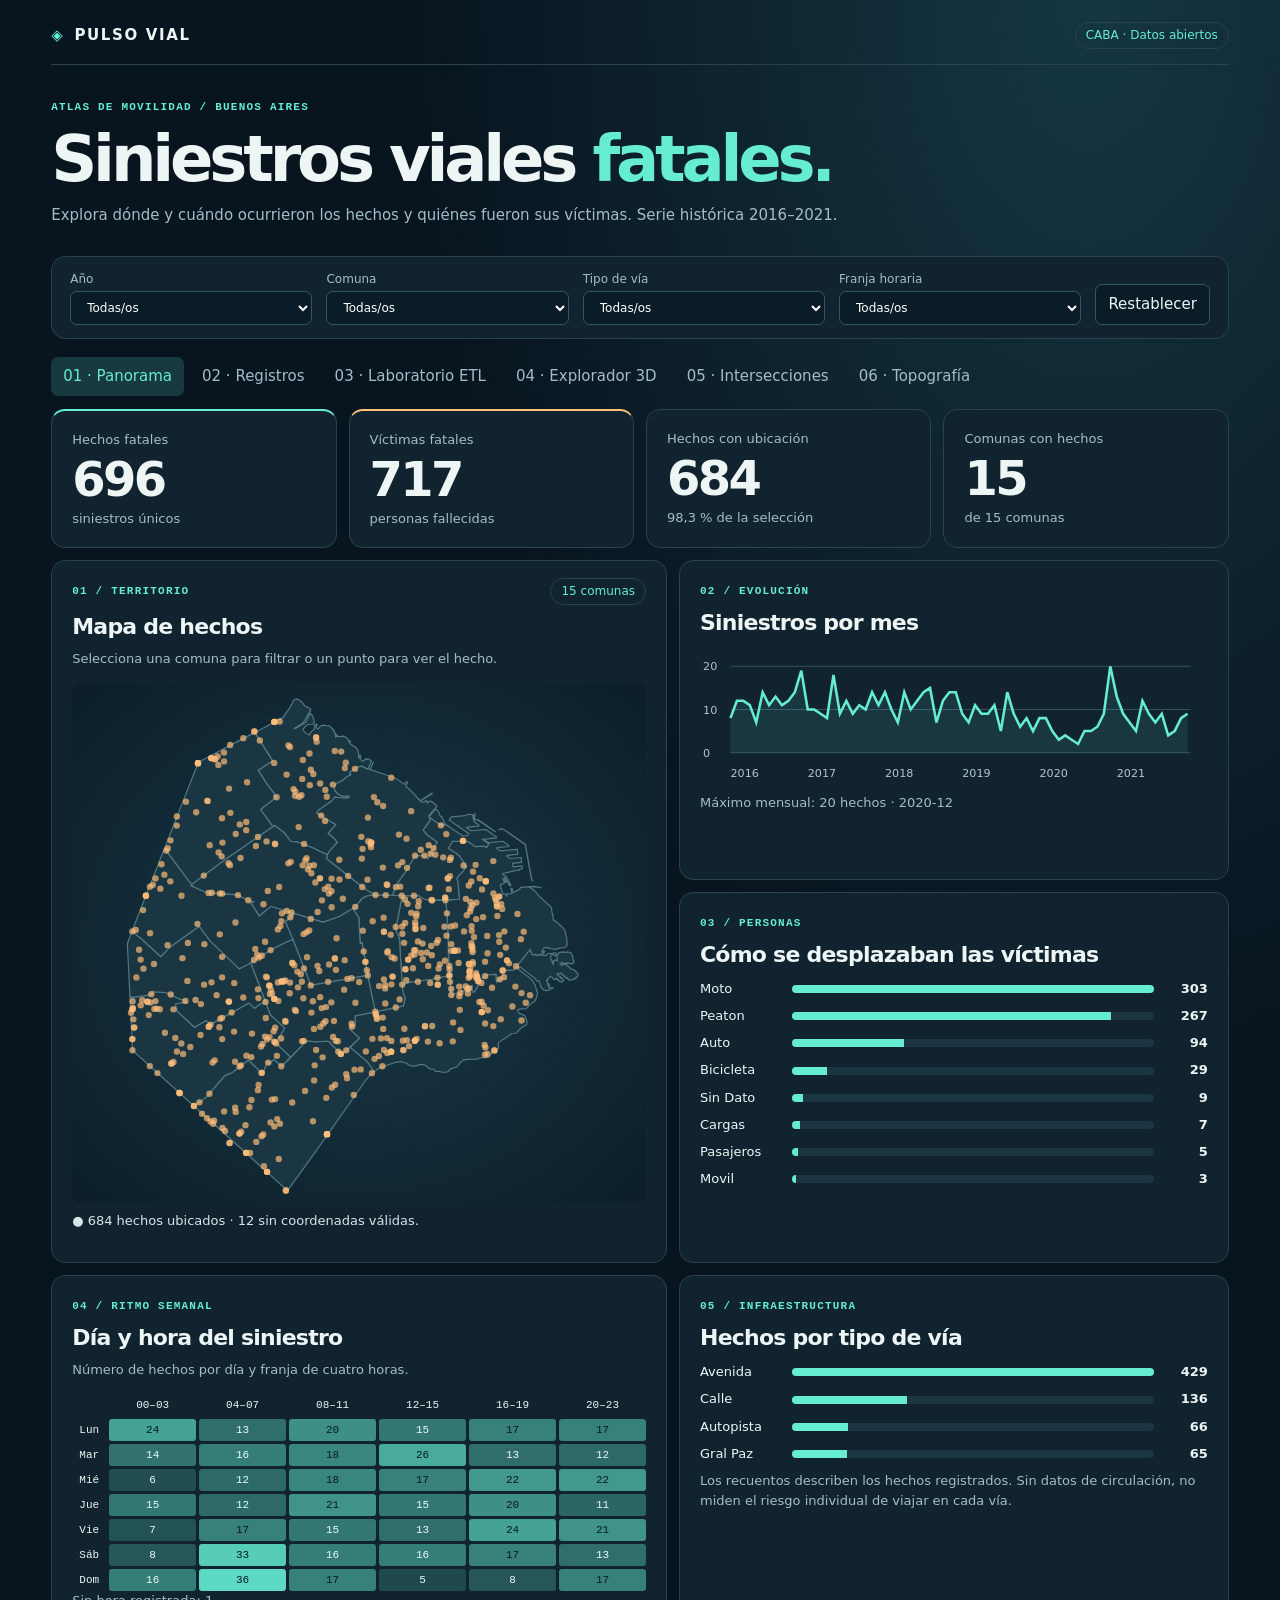
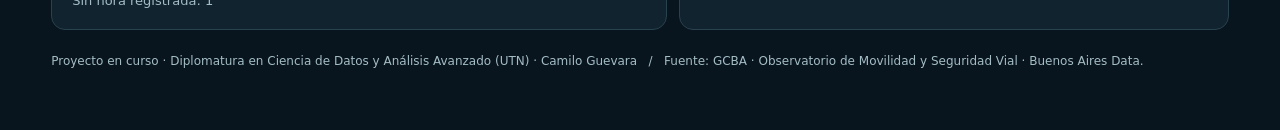
<file: pulso-vial/index.html>
<!doctype html><html lang="es"><meta charset="utf-8"><meta name="viewport" content="width=device-width,initial-scale=1"><title>Pulso Vial · Siniestros viales fatales en CABA</title><meta name="description" content="Dashboard interactivo sobre 696 siniestros viales fatales y 717 víctimas en CABA (2016–2021). Proyecto de Ciencia de Datos UTN."><link rel="canonical" href="https://camilo-guevara.github.io/pulso-vial/"><meta property="og:type" content="website"><meta property="og:locale" content="es_AR"><meta property="og:url" content="https://camilo-guevara.github.io/pulso-vial/"><meta property="og:title" content="Pulso Vial | Siniestros viales fatales en CABA"><meta property="og:description" content="Explorá dónde y cuándo ocurrieron 696 hechos fatales y sus 717 víctimas en Buenos Aires, 2016–2021. Dashboard interactivo · UTN."><meta property="og:image" content="https://camilo-guevara.github.io/pulso-vial/portada-linkedin.svg"><meta property="og:image:type" content="image/svg+xml"><meta property="og:image:width" content="1200"><meta property="og:image:height" content="630"><meta name="twitter:card" content="summary_large_image"><meta name="twitter:title" content="Pulso Vial | CABA"><meta name="twitter:image" content="https://camilo-guevara.github.io/pulso-vial/portada-linkedin.svg">
<style>
:root{color-scheme:dark;--bg:#08141e;--panel:#10232f;--mut:#a4bdc5;--line:#29424d;--mint:#65ecd3;--gold:#ffbe79}*{box-sizing:border-box}body{margin:0;background:radial-gradient(ellipse at 85% 0,#143642,transparent 44%),var(--bg);color:#edf5f5;font:15px/1.55 system-ui,sans-serif}main{max-width:1340px;margin:auto;padding:22px clamp(16px,4vw,64px) 52px}header,nav,.row{display:flex;align-items:center;justify-content:space-between;gap:14px;flex-wrap:wrap}header{padding-bottom:15px;border-bottom:1px solid var(--line)}header b{letter-spacing:.11em}header b:before{content:'◈';color:var(--mint);margin-right:10px}small,.ey{font:600 11px/1.5 ui-monospace,monospace;letter-spacing:.11em;text-transform:uppercase;color:var(--mint)}.mut,p,footer{color:var(--mut)}h1{font-size:clamp(34px,5vw,64px);letter-spacing:-.065em;line-height:1.04;margin:9px 0 12px}h2{font-size:22px;letter-spacing:-.035em;margin:5px 0}p{margin:5px 0 14px}.hero{padding:29px 0 14px}.filters,.card{background:var(--panel);border:1px solid var(--line);border-radius:14px}.filters{padding:13px 18px;display:flex;gap:14px;align-items:end;flex-wrap:wrap}label{color:var(--mut);font-size:12px;flex:1;min-width:120px}select,button,input{font:inherit;color:inherit;border:1px solid #355362;background:#0a1c28;border-radius:7px;padding:8px 12px}select{display:block;width:100%;color:#fff;margin-top:3px}button{cursor:pointer}button:hover,button:focus-visible,a:focus-visible,select:focus-visible{outline:2px solid var(--mint)}nav{justify-content:flex-start;margin:18px 0 13px;gap:6px}nav button{border:0;background:transparent;color:var(--mut)}nav .active{color:var(--mint);background:#193941}.kpis{display:grid;grid-template-columns:repeat(4,1fr);gap:12px}.card{padding:17px 20px;min-width:0}.kpis strong{font-size:clamp(30px,4vw,48px);line-height:1.15;display:block;letter-spacing:-.055em}.kpis span,.hint{font-size:13px;color:var(--mut)}.kpis .card:first-child{border-top:2px solid var(--mint)}.kpis .card:nth-child(2){border-top:2px solid var(--gold)}.grid{display:grid;grid-template-columns:1.12fr 1fr;gap:12px;margin-top:12px}.stack{display:grid;gap:12px}.map{background:radial-gradient(ellipse,#1a3947,#0b1e2a);border-radius:10px}.map svg,svg.chart{display:block;width:100%;height:auto}.area{stroke:#527783;stroke-width:1;fill:#1a3642;cursor:pointer}.area:hover{fill:#28565e}.pt{fill:var(--gold);opacity:.69;cursor:pointer}.pt:hover{r:5;opacity:1}.axis{font:11px system-ui;fill:#b1c7cc}.bar{display:grid;grid-template-columns:80px 1fr 42px;gap:12px;align-items:center;margin:7px 0;font-size:13px}.rail{background:#1c3542;border-radius:4px;overflow:hidden}.rail i{display:block;background:var(--mint);height:8px}.bar b{text-align:right}.tag{border:1px solid var(--line);border-radius:50px;padding:3px 10px;font-size:12px;color:var(--mint)}.detail{min-height:34px;color:#d5e7e9;font-size:13px;margin-top:8px}.wrap{overflow:auto}table{width:100%;border-collapse:collapse;font-size:13px}th,td{text-align:left;padding:9px 8px;border-bottom:1px solid var(--line)}th{color:var(--mut)}a{color:var(--mint)}footer{font-size:12px;margin-top:22px}.note{border-left:3px solid var(--gold);padding:6px 12px;background:#142d36}.heat{display:grid;grid-template-columns:34px repeat(6,1fr);gap:3px;align-items:center;font:11px ui-monospace,monospace}.heat span{text-align:center;padding:5px 0;border-radius:3px}.keywords{color:var(--gold)}[hidden]{display:none!important}@media(max-width:800px){.grid{grid-template-columns:1fr}.kpis{grid-template-columns:repeat(2,1fr)}.card{padding:14px}.hero{padding:18px 0 8px}}@media(max-width:460px){main{padding:12px}.filters{gap:7px;padding:10px}label{min-width:40%}nav button{padding:7px}.kpis{gap:7px}}
</style><main><header><b>PULSO VIAL</b><span class="tag">CABA · Datos abiertos</span></header><div class="hero"><small>Atlas de movilidad / Buenos Aires</small><h1>Siniestros viales <span style="color:var(--mint)">fatales.</span></h1><p>Explora dónde y cuándo ocurrieron los hechos y quiénes fueron sus víctimas. Serie histórica 2016–2021.</p></div>
<div class="filters"><label>Año<select id="year"></select></label><label>Comuna<select id="zone"></select></label><label>Tipo de vía<select id="road"></select></label><label>Franja horaria<select id="slot"></select></label><button id="reset">Restablecer</button></div>
<nav aria-label="Vistas"><button data-tab="atlas" class="active">01 · Panorama</button><button data-tab="data">02 · Registros</button><button data-tab="audit">03 · Laboratorio ETL</button><button data-tab="geo3d">04 · Explorador 3D</button><button data-tab="critical">05 · Intersecciones</button><button data-tab="topography">06 · Topografía</button></nav>
<div class="kpis" id="kpis" aria-live="polite"></div><section id="atlas"><div class="grid"><article class="card"><div class="row"><small>01 / Territorio</small><span class="tag">15 comunas</span></div><h2>Mapa de hechos</h2><p class="hint">Selecciona una comuna para filtrar o un punto para ver el hecho.</p><div class="map"><svg id="map" viewBox="0 0 480 435" aria-label="Mapa de siniestros por comuna"></svg></div><div class="detail" id="info" aria-live="polite"></div></article><div class="stack"><article class="card"><small>02 / Evolución</small><h2>Siniestros por mes</h2><svg class="chart" id="trend" viewBox="0 0 500 145"></svg><div class="hint" id="insight"></div></article><article class="card"><small>03 / Personas</small><h2>Cómo se desplazaban las víctimas</h2><div id="modes"></div></article></div></div><div class="grid"><article class="card"><small>04 / Ritmo semanal</small><h2>Día y hora del siniestro</h2><p class="hint">Número de hechos por día y franja de cuatro horas.</p><div class="heat" id="heat"></div><div class="hint" id="unknown"></div></article><article class="card"><small>05 / Infraestructura</small><h2>Hechos por tipo de vía</h2><div id="roads"></div><p class="hint">Los recuentos describen los hechos registrados. Sin datos de circulación, no miden el riesgo individual de viajar en cada vía.</p></article></div></section>
<section id="geo3d" hidden class="card"><div class="row"><div><small>Atlas interactivo / Geoespacial</small><h2>Relieve y siniestros en 3D</h2></div><span class="tag">Terreno · Puntos · Calor · Edificios · Tiempo</span></div><p class="hint">Gir&aacute;, inclin&aacute; y acerc&aacute; el mapa. Los filtros generales tambi&eacute;n se aplican aqu&iacute;. La exageraci&oacute;n vertical es una herramienta visual, no la elevaci&oacute;n real.</p><iframe id="geo3dframe" title="Explorador geoespacial interactivo de Pulso Vial" src="explorador-3d.html" loading="lazy" style="width:100%;height:760px;border:1px solid #29424d;border-radius:10px;background:#0b1e2a" referrerpolicy="strict-origin-when-cross-origin"></iframe><p class="hint">Base cartogr&aacute;fica: OpenFreeMap; relieve: teselas de elevaci&oacute;n Mapzen/AWS (Terrarium). La visualizaci&oacute;n 3D no constituye una medici&oacute;n de riesgo ni demuestra causalidad topogr&aacute;fica.</p></section><section id="data" hidden class="card"><div class="row"><h2>Explorador de hechos</h2><button id="csv">Descargar CSV filtrado ↓</button></div><p class="hint">Un registro por siniestro. Orden cronológico descendente.</p><div class="wrap"><table><thead><tr><th>ID</th><th>Fecha</th><th>Hora</th><th>Comuna</th><th>Vía</th><th>Lugar</th><th>Víctimas</th></tr></thead><tbody id="tbody"></tbody></table></div><div class="row"><button id="prev">← Anterior</button><span id="page"></span><button id="next">Siguiente →</button></div></section>
<section id="audit" hidden class="card"><small>Metodología / Control de calidad</small><h2>Del archivo original al indicador</h2><p>Se cuentan los ID únicos de la hoja HECHOS. Las personas se cuentan en VICTIMAS: un hecho puede involucrar a más de una víctima fatal. Antes de agregar, se comprueba que el número de personas por ID coincida con N_VICTIMAS.</p><div class="note" id="auditText"></div><p>Las filas vacías sin ID se excluyen. La comuna 0 y los códigos SD se presentan como «Sin dato». Las coordenadas faltantes o fuera de la ventana de CABA quedan fuera del mapa, pero el hecho sigue en el total. La hora faltante no entra en la matriz semanal.</p><p>El modo de desplazamiento procede de la hoja de víctimas; el tipo de vía, fecha, hora y comuna son atributos del hecho. No se imputan datos ni se infieren responsabilidades.</p><p><a href="https://cdn.buenosaires.gob.ar/datosabiertos/datasets/transporte-y-obras-publicas/victimas-siniestros-viales/homicidios.xlsx">Descargar archivo histórico oficial (XLSX)</a> · <a href="https://data.buenosaires.gob.ar/dataset/victimas-siniestros-viales">Catálogo Buenos Aires Data</a></p><p class="hint">Geometrías: <a href="https://cdn.buenosaires.gob.ar/datosabiertos/datasets/ministerio-de-educacion/comunas/comunas.geojson">Comunas de CABA</a>, simplificadas solo para visualización. Esta edición histórica no incluye los siniestros sin fallecidos ni los años posteriores a 2021.</p></section>

<section id="critical" hidden>
<article class="card"><small>Análisis exploratorio / Prioridades de auditoría</small><h2>Intersecciones y puntos críticos</h2>
<p id="cross-summary" role="status">Cargando clasificación oficial y análisis…</p>
<p class="hint">Ranking por cantidad de hechos fatales de la selección. No es una tasa de riesgo: faltan aforos, exposición y siniestros sin fallecidos. Los filtros generales se aplican a ambos módulos.</p>
<div class="grid"><div><div class="map"><svg id="critical-map" viewBox="0 0 480 435" aria-label="Cruces documentados y posibles intersecciones"></svg></div><p class="hint" id="critical-map-note"></p></div>
<div class="wrap" style="max-height:480px"><table><thead><tr><th>Cruce (seleccionar)</th><th>Evidencia</th><th>Hechos</th><th>Víctimas</th></tr></thead><tbody id="critical-ranking"></tbody></table></div></div>
<details><summary>Cómo se clasifican y normalizan los cruces</summary><p>Documentado: Calle y Cruce informados en la hoja HECHOS del archivo oficial, enlazados por ID. Confirma el registro de dos vías, no su geometría, nivel o causalidad. Heurístico: sin par oficial utilizable, el lugar contiene dos partes separadas por «y», «e», «esquina» o «intersección». El resto queda sin confirmar, nunca se clasifica automáticamente como «no intersección».</p><p>Se normalizan mayúsculas, acentos, puntuación, espacios y las abreviaturas Avenida/AV y General/GRAL; el par se ordena para unir A×B con B×A. Se conserva el nombre oficial restante, sin fusiones difusas ni equivalencias inventadas. Los grupos heurísticos permanecen separados de los documentados. Variantes no equivalentes pueden quedar separadas. Un enlace vial o cruce a distinto nivel necesita revisión cartográfica.</p></details>
</article><article class="card" style="margin-top:12px"><button id="critical-3d" disabled>Ver punto en Explorador 3D</button><div id="critical-detail"></div></article>
</section>
<section id="topography" hidden class="card"><small>Terreno / Modelo derivado de fuente oficial</small><h2>Alturas y pendientes del entorno</h2>
<p id="topo-summary" role="status">Cargando mediciones…</p>
<p class="note">MDT derivado por interpolación de curvas oficiales de CABA. Estima el gradiente del terreno en una ventana de 100 m; no mide la pendiente longitudinal de la calzada, rampas, puentes o túneles. Sin dirección de circulación no se clasifica subida/bajada. No permite atribuir causalidad ni evaluar geología.</p>
<div class="wrap"><table><thead><tr><th>Pendiente del terreno estimada</th><th>Hechos</th><th>% de hechos con estimación</th></tr></thead><tbody id="topo-bins"></tbody></table></div>
<p class="hint">Umbrales exploratorios de visualización (2 % y 5 %), sin significado normativo ni causal. Los porcentajes usan solo hechos con estimación: la falta de cobertura puede sesgar la distribución. No representan el porcentaje comprobado en calles en pendiente. Las zonas planas del TIN y el suavizado pueden generar artefactos.</p>
<details><summary>Fuente, método y límites de precisión</summary><p id="topo-source"></p><p>Las curvas tienen cotas enteras y capa LINEAS-NIVEL-1M. La fecha de adquisición y exactitud vertical no están documentadas en el recurso consultado. No se asigna precisión centimétrica: las cifras mostradas son aproximaciones. Sin extrapolación fuera del TIN ni relleno de ausencias. El modelo no es un raster MDT oficial publicado: es un MDT reproducible derivado de las curvas reales.</p><p><a href="https://data.buenosaires.gob.ar/dataset/elevacion-terreno">GCBA: Elevación terreno (CC-BY-2.5-AR)</a> · <a href="https://cdn.buenosaires.gob.ar/datosabiertos/datasets/secretaria-de-desarrollo-urbano/elevacion-terreno/curvas-de-nivel.csv">Curvas originales CSV</a> · <a href="analisis-datos.json">Resultados y huellas SHA-256</a> · <a href="METODOLOGIA.md">Metodología reproducible</a></p><p>El relieve Mapzen/AWS del explorador 3D es una fuente visual independiente: sus teselas y la exageración no se usan en estos cálculos.</p></details>
<h3>Consulta por hecho · selección actual</h3><div class="wrap" style="max-height:480px"><table><thead><tr><th>ID</th><th>Lugar original</th><th>Cota estimada</th><th>Pendiente del terreno</th></tr></thead><tbody id="topo-rows"></tbody></table></div>
</section>
<footer>Proyecto en curso · Diplomatura en Ciencia de Datos y Análisis Avanzado (UTN) · Camilo Guevara &nbsp; / &nbsp; Fuente: GCBA · Observatorio de Movilidad y Seguridad Vial · Buenos Aires Data.</footer></main>
<script src="analisis.js"></script>
<script>
const S={"rows":[{"id":"2016-0001","date":"2016-01-01","hour":4,"comuna":8,"via":"Avenida","lugar":"AV PIEDRA BUENA Y AV FERNANDEZ DE LA CRUZ","n":1,"lon":-58.47533969,"lat":-34.68757022,"modes":{"Moto":1}},{"id":"2016-0002","date":"2016-01-02","hour":1,"comuna":9,"via":"Gral Paz","lugar":"AV GRAL PAZ  Y AV DE LOS CORRALES","n":1,"lon":-58.50877521,"lat":-34.66977709,"modes":{"Auto":1}},{"id":"2016-0003","date":"2016-01-03","hour":7,"comuna":1,"via":"Avenida","lugar":"AV ENTRE RIOS 2034","n":1,"lon":-58.39040293,"lat":-34.63189362,"modes":{"Moto":1}},{"id":"2016-0004","date":"2016-01-10","hour":0,"comuna":8,"via":"Avenida","lugar":"AV LARRAZABAL Y GRAL VILLEGAS CONRADO","n":1,"lon":-58.46503904,"lat":-34.68092974,"modes":{"Moto":1}},{"id":"2016-0005","date":"2016-01-21","hour":5,"comuna":1,"via":"Avenida","lugar":"AV SAN JUAN Y PRESIDENTE LUIS SAENZ PEÑA ","n":1,"lon":-58.38718297,"lat":-34.6224663,"modes":{"Moto":1}},{"id":"2016-0008","date":"2016-01-24","hour":18,"comuna":8,"via":"Avenida","lugar":"AV 27 DE FEBRERO Y AV ESCALADA","n":1,"lon":-58.44451316,"lat":-34.68475866,"modes":{"Moto":1}},{"id":"2016-0009","date":"2016-01-24","hour":19,"comuna":11,"via":"Calle","lugar":"NOGOYA Y JOAQUIN V. GONZALES","n":1,"lon":-58.50095869,"lat":-34.6082544,"modes":{"Moto":1}},{"id":"2016-0010","date":"2016-01-29","hour":15,"comuna":9,"via":"Gral Paz","lugar":"AV GENERAL PAZ Y AV DE LOS CORRALES","n":1,"lon":-58.50877521,"lat":-34.66977709,"modes":{"Moto":1}},{"id":"2016-0012","date":"2016-02-08","hour":1,"comuna":1,"via":"Avenida","lugar":"AV BELGRANO Y BERNARDO DE IRIGOYEN","n":1,"lon":-58.38048577,"lat":-34.61303893,"modes":{"Moto":1}},{"id":"2016-0013","date":"2016-02-10","hour":11,"comuna":1,"via":"Avenida","lugar":"AV ENTRE RIOS 1366","n":1,"lon":-58.39114932,"lat":-34.62477387,"modes":{"Peaton":1}},{"id":"2016-0015","date":"2016-02-14","hour":5,"comuna":15,"via":"Avenida","lugar":"AV SCALABRINI ORTIZ Y VERA","n":1,"lon":-58.4376002,"lat":-34.59912758,"modes":{"Peaton":1}},{"id":"2016-0016","date":"2016-02-14","hour":22,"comuna":4,"via":"Avenida","lugar":"AV REGIMIENTO DE PATRICIOS Y QUINQUELA MARTIN BENITO","n":1,"lon":-58.36882665,"lat":-34.64291993,"modes":{"Moto":1}},{"id":"2016-0017","date":"2016-02-15","hour":16,"comuna":8,"via":"Avenida","lugar":"MARIANO ACOSTA Y ANA MARIA JANER","n":1,"lon":-58.44989671,"lat":-34.65970435,"modes":{"Peaton":1}},{"id":"2016-0019","date":"2016-02-17","hour":9,"comuna":9,"via":"Calle","lugar":"LISANDRO DE LA TORRE Y SEVERO GARCIA GRANDE DE ZEQUEIRA ","n":1,"lon":-58.50990884,"lat":-34.65468721,"modes":{"Peaton":1}},{"id":"2016-0020","date":"2016-02-17","hour":16,"comuna":1,"via":"Calle","lugar":"SUIPACHA 156","n":1,"lon":-58.37952223,"lat":-34.60653282,"modes":{"Peaton":1}},{"id":"2016-0021","date":"2016-02-17","hour":23,"comuna":7,"via":"Avenida","lugar":"AV DIRECTORIO Y CURAPALIGUE","n":1,"lon":-58.45157703,"lat":-34.63063795,"modes":{"Auto":1}},{"id":"2016-0022","date":"2016-02-21","hour":6,"comuna":1,"via":"Avenida","lugar":"AV 9 DE JULIO Y ADOLFO ALSINA","n":1,"lon":-58.38144696,"lat":-34.61079875,"modes":{"Moto":1}},{"id":"2016-0025","date":"2016-02-28","hour":4,"comuna":8,"via":"Gral Paz","lugar":"AV GRAL PAZ Y AV 27 DE FEBRERO","n":1,"lon":-58.46244952,"lat":-34.70524971,"modes":{"Auto":1}},{"id":"2016-0026","date":"2016-02-28","hour":7,"comuna":12,"via":"Calle","lugar":"HOLMBERG Y VEDIA","n":1,"lon":-58.49216191,"lat":-34.54738649,"modes":{"Auto":1}},{"id":"2016-0027","date":"2016-02-28","hour":9,"comuna":7,"via":"Avenida","lugar":"CURAPALIGUE Y AVELINO DIAZ","n":1,"lon":-58.44497874,"lat":-34.63852623,"modes":{"Auto":1}},{"id":"2016-0028","date":"2016-03-02","hour":10,"comuna":1,"via":"Avenida","lugar":"VIAMONTE Y AV 9 DE JULIO","n":1,"lon":-58.38199706,"lat":-34.60028648,"modes":{"Peaton":1}},{"id":"2016-0029","date":"2016-03-04","hour":17,"comuna":12,"via":"Avenida","lugar":"AV CABILDO Y DEHEZA","n":1,"lon":-58.47378664,"lat":-34.54153077,"modes":{"Peaton":1}},{"id":"2016-0031","date":"2016-03-08","hour":12,"comuna":8,"via":"Gral Paz","lugar":"AV GRAL PAZ Y AV CNEL ROCA","n":1,"lon":-58.47064556,"lat":-34.69843756,"modes":{"Moto":1}},{"id":"2016-0034","date":"2016-03-12","hour":12,"comuna":4,"via":"Avenida","lugar":"AV AMANCIO ALCORTA Y BONAVENA","n":1,"lon":-58.40623949,"lat":-34.65076549,"modes":{"Peaton":1}},{"id":"2016-0035","date":"2016-03-13","hour":6,"comuna":3,"via":"Avenida","lugar":"AV CORRIENTES Y AV CALLAO","n":1,"lon":-58.39228965,"lat":-34.60443527,"modes":{"Moto":1}},{"id":"2016-0036","date":"2016-03-14","hour":0,"comuna":4,"via":"Calle","lugar":"HERRERA Y ARISTOBULO DEL VALLE","n":1,"lon":-58.37813396,"lat":-34.63668504,"modes":{"Moto":1}},{"id":"2016-0037","date":"2016-03-19","hour":11,"comuna":7,"via":"Avenida","lugar":"AV. EVA PERON Y QUIRNO","n":1,"lon":-58.46275892,"lat":-34.64358293,"modes":{"Moto":1}},{"id":"2016-0038","date":"2016-03-21","hour":8,"comuna":8,"via":"Gral Paz","lugar":"AV GRAL PAZ COLECTORA Y ZUVIRIA","n":1,"lon":-58.49683458,"lat":-34.67892743,"modes":{"Peaton":1}},{"id":"2016-0039","date":"2016-03-23","hour":1,"comuna":3,"via":"Avenida","lugar":"BARTOLOME MITRE Y AV PUEYRREDON","n":1,"lon":-58.40603217,"lat":-34.6088396,"modes":{"Moto":1}},{"id":"2016-0041","date":"2016-03-29","hour":11,"comuna":7,"via":"Avenida","lugar":"AV DIRECTORIO Y RIVERA INDARTE","n":2,"lon":-58.4607655,"lat":-34.63350444,"modes":{"Moto":2}},{"id":"2016-0043","date":"2016-03-30","hour":18,"comuna":8,"via":"Avenida","lugar":"DELLEPIANE LUIS TTE GRAL COLECTORA Y MURGUIONDO","n":1,"lon":-58.47832463,"lat":-34.67494416,"modes":{"Peaton":1}},{"id":"2016-0044","date":"2016-03-31","hour":19,"comuna":7,"via":"Avenida","lugar":"AV JOSE MARIA MORENO Y BALBASTRO","n":1,"lon":-58.43213235,"lat":-34.63693953,"modes":{"Moto":1}},{"id":"2016-0045","date":"2016-04-11","hour":10,"comuna":13,"via":"Gral Paz","lugar":"AV GRAL PAZ Y AV DEL LIBERTADOR","n":1,"lon":-58.46743471,"lat":-34.53476874,"modes":{"Moto":1}},{"id":"2016-0047","date":"2016-04-15","hour":5,"comuna":1,"via":"Calle","lugar":"LIMA 1483","n":1,"lon":-58.38247061,"lat":-34.62571878,"modes":{"Peaton":1}},{"id":"2016-0048","date":"2016-04-15","hour":17,"comuna":15,"via":"Avenida","lugar":"AV. CORRIENTES Y AV. DORREGO","n":1,"lon":-58.44759966,"lat":-34.5917024,"modes":{"Peaton":1}},{"id":"2016-0049","date":"2016-04-17","hour":0,"comuna":4,"via":"Autopista","lugar":"AUTOPISTA 1 SUR PRESIDENTE ARTURO FRONDIZI KM. 0,700","n":1,"lon":-58.37714647568196,"lat":-34.63657525428238,"modes":{"Sin Dato":1}},{"id":"2016-0050","date":"2016-04-19","hour":9,"comuna":8,"via":"Avenida","lugar":"TIMOTEO GORDILLO Y AV FERNANDEZ DE LA CRUZ","n":1,"lon":-58.47305463,"lat":-34.68550712,"modes":{"Peaton":1}},{"id":"2016-0051","date":"2016-04-20","hour":4,"comuna":4,"via":"Avenida","lugar":"AV AMANCIO ALCORTA Y BONAVENA","n":1,"lon":-58.40623949,"lat":-34.65076549,"modes":{"Moto":1}},{"id":"2016-0052","date":"2016-04-20","hour":20,"comuna":13,"via":"Autopista","lugar":"AUTOPISTA LUGONES PK 10000","n":1,"lon":null,"lat":null,"modes":{"Moto":1}},{"id":"2016-0053","date":"2016-04-22","hour":9,"comuna":12,"via":"Avenida","lugar":"AV TRIUNVIRATO Y AV OLAZABAL","n":1,"lon":-58.4842918,"lat":-34.57558053,"modes":{"Peaton":1}},{"id":"2016-0054","date":"2016-04-23","hour":21,"comuna":8,"via":"Autopista","lugar":"AU LUIS DELLEPIANE Y AV GRAL PAZ","n":1,"lon":-58.48695354,"lat":-34.68795245,"modes":{"Moto":1}},{"id":"2016-0055","date":"2016-04-25","hour":20,"comuna":14,"via":"Avenida","lugar":"RAMON CASTILLA Y AV FIGUEROA ALCORTA","n":1,"lon":-58.40021959,"lat":-34.57964781,"modes":{"Peaton":1}},{"id":"2016-0056","date":"2016-04-26","hour":4,"comuna":14,"via":"Avenida","lugar":"AV LUIS MARIA CAMPOS 30","n":1,"lon":-58.42957885,"lat":-34.57660058,"modes":{"Moto":1}},{"id":"2016-0058","date":"2016-05-04","hour":14,"comuna":1,"via":"Calle","lugar":"LIMA 1471","n":1,"lon":-58.38247542,"lat":-34.62556293,"modes":{"Peaton":1}},{"id":"2016-0059","date":"2016-05-08","hour":16,"comuna":1,"via":"Calle","lugar":"PASAJE CIUDADELA Y LIMA OESTE","n":1,"lon":-58.38222219,"lat":-34.62728101,"modes":{"Peaton":1}},{"id":"2016-0064","date":"2016-05-14","hour":18,"comuna":10,"via":"Avenida","lugar":"AV JUAN B JUSTO Y AV CARRASCO","n":1,"lon":-58.49485242,"lat":-34.62953445,"modes":{"Peaton":1}},{"id":"2016-0065","date":"2016-05-20","hour":14,"comuna":6,"via":"Avenida","lugar":"AV GAONA Y ESPINOSA","n":1,"lon":-58.45227946,"lat":-34.61068024,"modes":{"Peaton":1}},{"id":"2016-0067","date":"2016-05-21","hour":17,"comuna":8,"via":"Avenida","lugar":"AV LISANDRO DE LA TORRE Y SARAZA","n":1,"lon":-58.48455411,"lat":-34.6751276,"modes":{"Moto":1}},{"id":"2016-0068","date":"2016-05-22","hour":22,"comuna":2,"via":"Avenida","lugar":"AV FIGUEROA ALCORTA Y AV PUEYRREDON","n":1,"lon":-58.39056593,"lat":-34.58418569,"modes":{"Moto":1}},{"id":"2016-0069","date":"2016-05-23","hour":3,"comuna":3,"via":"Avenida","lugar":"AV ENTRE RIOS Y PASAJE FILIBERTO","n":1,"lon":-58.39118948,"lat":-34.62704273,"modes":{"Auto":1}},{"id":"2016-0073","date":"2016-06-11","hour":15,"comuna":10,"via":"Calle","lugar":"MAGARIÑOS CERVANTES 3900","n":1,"lon":-58.49021952,"lat":-34.62025108,"modes":{"Moto":1}},{"id":"2016-0074","date":"2016-06-12","hour":6,"comuna":8,"via":"Gral Paz","lugar":"AV GRAL PAZ Y RODOLFO SCAPINO","n":1,"lon":-58.49896559,"lat":-34.67732118,"modes":{"Auto":1}},{"id":"2016-0075","date":"2016-06-12","hour":23,"comuna":8,"via":"Autopista","lugar":"AUTOPISTA DELLEPIANE LUIS TTE GRAL Y MIRALLA","n":1,"lon":-58.47461076,"lat":-34.66874679,"modes":{"Peaton":1}},{"id":"2016-0076","date":"2016-06-13","hour":16,"comuna":15,"via":"Avenida","lugar":"AV SAN MARTIN Y CAMARONES","n":1,"lon":-58.46210891,"lat":-34.60356211,"modes":{"Peaton":1}},{"id":"2016-0077","date":"2016-06-13","hour":21,"comuna":1,"via":"Avenida","lugar":"TTEG JUAN D PERON Y AVDA LEANDRO N ALEM","n":1,"lon":-58.3702777,"lat":-34.60536123,"modes":{"Peaton":1}},{"id":"2016-0078","date":"2016-06-13","hour":23,"comuna":3,"via":"Avenida","lugar":"AV BELGRANO Y AV JUJUY","n":1,"lon":-58.40491455,"lat":-34.6146383,"modes":{"Moto":1}},{"id":"2016-0079","date":"2016-06-16","hour":17,"comuna":13,"via":"Avenida","lugar":"AV DEL LIBERTADOR Y AV GUILLERMO UDAONDO","n":1,"lon":-58.45504154,"lat":-34.54864492,"modes":{"Auto":1}},{"id":"2016-0080","date":"2016-06-18","hour":6,"comuna":9,"via":"Gral Paz","lugar":"AV GRAL PAZ Y AV RIVADAVIA","n":1,"lon":-58.52927982,"lat":-34.63931752,"modes":{"Auto":1}},{"id":"2016-0081","date":"2016-06-22","hour":7,"comuna":12,"via":"Avenida","lugar":"AV CRISOLOGO LARRALDE Y MACHAIN","n":1,"lon":-58.4872106,"lat":-34.55904606,"modes":{"Moto":1}},{"id":"2016-0082","date":"2016-06-27","hour":18,"comuna":4,"via":"Avenida","lugar":"AV LA PLATA 2384","n":1,"lon":-58.42273092,"lat":-34.64228803,"modes":{"Peaton":1}},{"id":"2016-0083","date":"2016-06-28","hour":20,"comuna":6,"via":"Avenida","lugar":"AV JUAN B ALBERDI Y PUAN","n":1,"lon":-58.44788671,"lat":-34.62539009,"modes":{"Peaton":1}},{"id":"2016-0084","date":"2016-06-29","hour":22,"comuna":1,"via":"Calle","lugar":"CARLOS PELLEGRINI Y TUCUMAN","n":1,"lon":-58.38110563,"lat":-34.60135531,"modes":{"Peaton":1}},{"id":"2016-0085","date":"2016-06-29","hour":22,"comuna":4,"via":"Avenida","lugar":"AVDA ITE FRANCISCO RABANAL & AVDA EREZCANO","n":1,"lon":-58.42378834,"lat":-34.657341,"modes":{"Moto":1}},{"id":"2016-0086","date":"2016-06-30","hour":16,"comuna":10,"via":"Avenida","lugar":"AV OLIVERA Y RAMON FALCON","n":1,"lon":-58.48727942,"lat":-34.63652467,"modes":{"Peaton":1}},{"id":"2016-0087","date":"2016-07-02","hour":0,"comuna":1,"via":"Autopista","lugar":"AUTOPISTA 1 SUR PTE ARTURO FRONDIZI Y AV CASEROS","n":1,"lon":-58.37864583,"lat":-34.62907067,"modes":{"Moto":1}},{"id":"2016-0088","date":"2016-07-11","hour":15,"comuna":12,"via":"Calle","lugar":"CERETTI Y NUÑEZ","n":1,"lon":-58.5015175,"lat":-34.56767549,"modes":{"Peaton":1}},{"id":"2016-0089","date":"2016-07-14","hour":6,"comuna":13,"via":"Autopista","lugar":"AV LUGONES Y LA PAMPA","n":1,"lon":-58.43233425,"lat":-34.55185825,"modes":{"Peaton":1}},{"id":"2016-0090","date":"2016-07-14","hour":22,"comuna":5,"via":"Avenida","lugar":"JERONIMO SALGUERO Y AV RIVADAVIA","n":1,"lon":-58.41971993,"lat":-34.6111224,"modes":{"Peaton":1}},{"id":"2016-0092","date":"2016-07-15","hour":11,"comuna":13,"via":"Gral Paz","lugar":"AV GRAL PAZ Y AV LIBERTADOR ","n":1,"lon":-58.46743471,"lat":-34.53476874,"modes":{"Moto":1}},{"id":"2016-0093","date":"2016-07-17","hour":3,"comuna":6,"via":"Avenida","lugar":"AV JUAN B ALBERDI Y EMILIO MITRE","n":1,"lon":-58.44362126,"lat":-34.62301748,"modes":{"Auto":1}},{"id":"2016-0095","date":"2016-07-23","hour":6,"comuna":11,"via":"Avenida","lugar":"MERCEDES Y AV GRAL MOSCONI","n":1,"lon":-58.51713095,"lat":-34.59546519,"modes":{"Moto":1}},{"id":"2016-0096","date":"2016-07-25","hour":7,"comuna":8,"via":"Autopista","lugar":"AUTOPISTA DELLEPIANE LUIS TTE. GRAL. KM. 2,3","n":1,"lon":-58.47433193007387,"lat":-34.66684950051973,"modes":{"Moto":1}},{"id":"2016-0097","date":"2016-07-26","hour":18,"comuna":1,"via":"Calle","lugar":"SOLIS Y MEXICO","n":1,"lon":-58.39038605,"lat":-34.6156281,"modes":{"Peaton":1}},{"id":"2016-0098","date":"2016-07-27","hour":16,"comuna":3,"via":"Avenida","lugar":"AV SAN JUAN Y ALBERTI","n":1,"lon":-58.40042405,"lat":-34.62356174,"modes":{"Moto":1}},{"id":"2016-0099","date":"2016-07-29","hour":16,"comuna":11,"via":"Gral Paz","lugar":"AV GRAL MOSCONI Y AV GRAL PAZ","n":1,"lon":-58.52340614,"lat":-34.59798754,"modes":{"Cargas":1}},{"id":"2016-0100","date":"2016-08-03","hour":23,"comuna":12,"via":"Gral Paz","lugar":"AV GRAL PAZ  Y DONADO","n":1,"lon":-58.49491054,"lat":-34.54795581,"modes":{"Moto":1}},{"id":"2016-0101","date":"2016-08-07","hour":19,"comuna":9,"via":"Gral Paz","lugar":"AV GRAL PAZ Y JORGE CHAVEZ","n":1,"lon":-58.52932872,"lat":-34.65014993,"modes":{"Sin Dato":1}},{"id":"2016-0102","date":"2016-08-10","hour":23,"comuna":9,"via":"Avenida","lugar":"AV EVA PERON Y JOSE LEON SUAREZ","n":1,"lon":-58.50011639,"lat":-34.67316502,"modes":{"Moto":1}},{"id":"2016-0104","date":"2016-08-14","hour":21,"comuna":9,"via":"Avenida","lugar":"ZINNY Y AV SANTIAGO DE COMPOSTELA","n":1,"lon":-58.46635001,"lat":-34.65624369,"modes":{"Moto":1}},{"id":"2016-0105","date":"2016-08-17","hour":0,"comuna":15,"via":"Avenida","lugar":"AV FEDERICO LACROZE Y FRAGA","n":1,"lon":-58.45343236,"lat":-34.58435809,"modes":{"Peaton":1}},{"id":"2016-0106","date":"2016-08-19","hour":21,"comuna":1,"via":"Avenida","lugar":"CARLOS PELLEGRINI Y AV DEL LIBERTADOR","n":1,"lon":-58.38090932,"lat":-34.58927731,"modes":{"Peaton":1}},{"id":"2016-0107","date":"2016-08-20","hour":8,"comuna":4,"via":"Autopista","lugar":"AUTOPISTA 9 DE JULIO SUR ALT AV MENDOZA","n":1,"lon":-58.37157668,"lat":-34.65429986,"modes":{"Moto":1}},{"id":"2016-0109","date":"2016-08-24","hour":5,"comuna":9,"via":"Autopista","lugar":"AUTOPISTA PERITO MORENO Y BARRAGAN","n":1,"lon":-58.52280139,"lat":-34.63659934,"modes":{"Auto":1}},{"id":"2016-0110","date":"2016-08-24","hour":20,"comuna":9,"via":"Avenida","lugar":"AV ALBERDI Y CARHUE","n":1,"lon":-58.51232237,"lat":-34.6590353,"modes":{"Peaton":1}},{"id":"2016-0111","date":"2016-08-25","hour":9,"comuna":15,"via":"Autopista","lugar":"AUTOPISTA LEOPOLDO LUGONES Y LA PAMPA","n":1,"lon":-58.47461905,"lat":-34.57663634,"modes":{"Moto":1}},{"id":"2016-0112","date":"2016-08-27","hour":4,"comuna":1,"via":"Autopista","lugar":"AUTOPISTA 25 DE MAYO AUTOPISTA 1 SUR ARTURO FRONDIZI","n":1,"lon":-58.38268809,"lat":-34.62282019,"modes":{"Moto":1}},{"id":"2016-0113","date":"2016-08-27","hour":16,"comuna":9,"via":"Avenida","lugar":"AV JUAN BAUTISTA ALBERDI Y GUARDIA NACIONAL","n":1,"lon":-58.49603546,"lat":-34.64564271,"modes":{"Peaton":1}},{"id":"2016-0114","date":"2016-08-31","hour":11,"comuna":14,"via":"Calle","lugar":"SALGUERO 1410","n":1,"lon":-58.41848605,"lat":-34.59394733,"modes":{"Bicicleta":1}},{"id":"2016-0115","date":"2016-09-02","hour":11,"comuna":12,"via":"Calle","lugar":"ARIAS Y TRONADOR","n":1,"lon":-58.48935041,"lat":-34.54917673,"modes":{"Sin Dato":1}},{"id":"2016-0116","date":"2016-09-02","hour":20,"comuna":8,"via":"Avenida","lugar":"AV 27 DE FEBRERO Y AV ESCALADA","n":1,"lon":-58.44451316,"lat":-34.68475866,"modes":{"Moto":1}},{"id":"2016-0117","date":"2016-09-03","hour":15,"comuna":14,"via":"Avenida","lugar":"AV DEL LIBERTADOR Y TAGLE","n":1,"lon":-58.39936478,"lat":-34.58271474,"modes":{"Auto":1}},{"id":"2016-0118","date":"2016-09-04","hour":3,"comuna":1,"via":"Autopista","lugar":"AUTOPISTA 1 SUR PTE ARTURO FRONDIZI KM 2.9","n":1,"lon":-58.37936704,"lat":-34.62694503,"modes":{"Auto":1}},{"id":"2016-0119","date":"2016-09-04","hour":6,"comuna":12,"via":"Avenida","lugar":"CRISOLOGO LARRALDE Y AVDA TRIUNVIRATO","n":1,"lon":-58.49659234,"lat":-34.56353635,"modes":{"Sin Dato":1}},{"id":"2016-0122","date":"2016-09-13","hour":7,"comuna":9,"via":"Avenida","lugar":"AV EVA PERON 4233","n":1,"lon":-58.47256391,"lat":-34.65194557,"modes":{"Bicicleta":1}},{"id":"2016-0123","date":"2016-09-14","hour":9,"comuna":7,"via":"Avenida","lugar":"AV ASAMBLEA Y AV CNEL ESTEBAN BONORINO","n":1,"lon":-58.45130953,"lat":-34.64053676,"modes":{"Moto":1}},{"id":"2016-0124","date":"2016-09-16","hour":15,"comuna":7,"via":"Avenida","lugar":"AVDA RIVADAVIA Y RIVERA INDARTE","n":1,"lon":-58.46271207,"lat":-34.62884871,"modes":{"Peaton":1}},{"id":"2016-0125","date":"2016-09-17","hour":12,"comuna":10,"via":"Autopista","lugar":"AUTOPISTA PERITO MORENO Y AV JUAN B ALBERDI","n":1,"lon":-58.49020869,"lat":-34.64243791,"modes":{"Moto":1}},{"id":"2016-0126","date":"2016-09-18","hour":22,"comuna":10,"via":"Calle","lugar":"IRIGOYEN Y TINOGASTA","n":2,"lon":-58.52572109,"lat":-34.62125906,"modes":{"Auto":2}},{"id":"2016-0127","date":"2016-09-24","hour":10,"comuna":8,"via":"Avenida","lugar":"AV MARIANO ACOSTA Y AV CNEL ROCA","n":1,"lon":-58.44094791,"lat":-34.66677111,"modes":{"Peaton":1}},{"id":"2016-0128","date":"2016-10-02","hour":11,"comuna":5,"via":"Avenida","lugar":"CASTRO Y AV PAVON","n":1,"lon":-58.41914024,"lat":-34.6305389,"modes":{"Peaton":1}},{"id":"2016-0130","date":"2016-10-04","hour":12,"comuna":1,"via":"Autopista","lugar":"AUTOPISTA 9 DE JULIO SUR Y AV BRASIL","n":1,"lon":-58.37910942,"lat":-34.62764717,"modes":{"Moto":1}},{"id":"2016-0131","date":"2016-10-09","hour":19,"comuna":4,"via":"Calle","lugar":"MIRAVE 3500","n":1,"lon":-58.39871183,"lat":-34.64539318,"modes":{"Peaton":1}},{"id":"2016-0132","date":"2016-10-10","hour":2,"comuna":3,"via":"Avenida","lugar":"AV SAN JUAN Y 24 DE NOVIEMBRE","n":1,"lon":-58.41036975,"lat":-34.62477021,"modes":{"Auto":1}},{"id":"2016-0133","date":"2016-10-14","hour":0,"comuna":14,"via":"Avenida","lugar":"AV LAS HERAS Y SANCHEZ DE BUSTAMANTE","n":1,"lon":-58.40204698,"lat":-34.5834269,"modes":{"Moto":1}},{"id":"2016-0134","date":"2016-10-23","hour":5,"comuna":8,"via":"Avenida","lugar":"AV PIEDRA BUENA Y 2 DE ABRIL 1982","n":1,"lon":-58.48935287,"lat":-34.67648597,"modes":{"Moto":1}},{"id":"2016-0135","date":"2016-10-24","hour":5,"comuna":14,"via":"Avenida","lugar":"AV FIGUEROA ALCORTA  Y PINEDO","n":1,"lon":-58.42260225,"lat":-34.56403694,"modes":{"Peaton":1}},{"id":"2016-0136","date":"2016-10-25","hour":0,"comuna":4,"via":"Autopista","lugar":"AU BUENOS AIRES - LA PLATA KM. 4","n":1,"lon":null,"lat":null,"modes":{"Moto":1}},{"id":"2016-0137","date":"2016-10-25","hour":0,"comuna":11,"via":"Avenida","lugar":"AV SAN MARTIN Y LADINES","n":1,"lon":-58.51537091,"lat":-34.59035925,"modes":{"Moto":1}},{"id":"2016-0138","date":"2016-10-27","hour":20,"comuna":13,"via":"Avenida","lugar":"AV CABILDO Y BLANCO ENCALADA","n":1,"lon":-58.4590967,"lat":-34.55922742,"modes":{"Bicicleta":1}},{"id":"2016-0139","date":"2016-10-28","hour":23,"comuna":14,"via":"Avenida","lugar":"AV PRESIDENTE FIGUEROA ALCORTA Y AV DORREGO","n":1,"lon":-58.42008769,"lat":-34.56539579,"modes":{"Moto":1}},{"id":"2016-0140","date":"2016-10-31","hour":2,"comuna":13,"via":"Avenida","lugar":"AV JURAMENTO Y VUELTA DE OBLIGADO","n":1,"lon":-58.45566399,"lat":-34.56147293,"modes":{"Pasajeros":1}},{"id":"2016-0142","date":"2016-11-05","hour":23,"comuna":1,"via":"Avenida","lugar":"AV DEL LIBERTADOR Y AV RAMOS MEJIA","n":1,"lon":-58.37533517,"lat":-34.59276462,"modes":{"Moto":1}},{"id":"2016-0143","date":"2016-11-06","hour":4,"comuna":8,"via":"Avenida","lugar":"AV 27 DE FEBRERO Y AV ESCALADA","n":1,"lon":-58.44451316,"lat":-34.68475866,"modes":{"Moto":1}},{"id":"2016-0144","date":"2016-11-07","hour":12,"comuna":4,"via":"Avenida","lugar":"AV. ALTE. BROWN 984","n":1,"lon":-58.35975012,"lat":-34.63343907,"modes":{"Peaton":1}},{"id":"2016-0145","date":"2016-11-07","hour":20,"comuna":13,"via":"Avenida","lugar":"AV DEL LIBERTADOR Y LA PAMPA","n":1,"lon":-58.44523595,"lat":-34.55953855,"modes":{"Moto":1}},{"id":"2016-0146","date":"2016-11-09","hour":20,"comuna":4,"via":"Avenida","lugar":"PICHINCHA Y AV BRASIL","n":1,"lon":-58.39626094,"lat":-34.63036565,"modes":{"Peaton":1}},{"id":"2016-0147","date":"2016-11-16","hour":21,"comuna":1,"via":"Avenida","lugar":"AV INDEPENDENCIA Y VIRREY CEVALLOS","n":1,"lon":-58.38896772,"lat":-34.61799615,"modes":{"Movil":1}},{"id":"2016-0148","date":"2016-11-16","hour":22,"comuna":15,"via":"Avenida","lugar":"AV GARMENDIA 4895","n":1,"lon":-58.46536113,"lat":-34.59484504,"modes":{"Moto":1}},{"id":"2016-0150","date":"2016-11-18","hour":18,"comuna":4,"via":"Avenida","lugar":"AV AMANCIO ALCORTA Y DIOGENES TABORDA","n":1,"lon":-58.40879146,"lat":-34.65273216,"modes":{"Cargas":1}},{"id":"2016-0151","date":"2016-11-18","hour":20,"comuna":0,"via":"Calle","lugar":"SD","n":1,"lon":null,"lat":null,"modes":{"Peaton":1}},{"id":"2016-0152","date":"2016-11-23","hour":21,"comuna":7,"via":"Avenida","lugar":"AV PERITO MORENO Y ZUVIRIA","n":1,"lon":-58.46451841,"lat":-34.64991946,"modes":{"Moto":1}},{"id":"2016-0153","date":"2016-11-25","hour":15,"comuna":15,"via":"Avenida","lugar":"ARAOZ Y AV CORDOBA","n":1,"lon":-58.4291709,"lat":-34.59485488,"modes":{"Peaton":1}},{"id":"2016-0154","date":"2016-11-26","hour":14,"comuna":8,"via":"Gral Paz","lugar":"AV GRAL PAZ 15200","n":1,"lon":-58.49007772,"lat":-34.68251141,"modes":{"Moto":1}},{"id":"2016-0155","date":"2016-11-26","hour":16,"comuna":10,"via":"Calle","lugar":"MADERO 900","n":1,"lon":-58.52756365,"lat":-34.62772274,"modes":{"Peaton":1}},{"id":"2016-0156","date":"2016-11-26","hour":19,"comuna":3,"via":"Avenida","lugar":"AV INDEPENDENCIA Y DEAN FUNES","n":1,"lon":-58.40638983,"lat":-34.61943202,"modes":{"Moto":1}},{"id":"2016-0157","date":"2016-12-03","hour":6,"comuna":11,"via":"Avenida","lugar":"AV JUAN B JUSTO 5645","n":1,"lon":-58.47576807,"lat":-34.61740997,"modes":{"Moto":1}},{"id":"2016-0159","date":"2016-12-04","hour":7,"comuna":8,"via":"Avenida","lugar":"AV 27 DE FEBRERO Y AV ESCALADA","n":1,"lon":-58.44451316,"lat":-34.68475866,"modes":{"Auto":1}},{"id":"2016-0160","date":"2016-12-06","hour":5,"comuna":9,"via":"Autopista","lugar":"AUTOPISTA PERITO MORENO ALTURA VELZ","n":1,"lon":-58.51927194,"lat":-34.63635787,"modes":{"Cargas":1}},{"id":"2016-0161","date":"2016-12-06","hour":7,"comuna":14,"via":"Avenida","lugar":"AV SANTA FE Y GODOY CRUZ","n":1,"lon":-58.42525456,"lat":-34.57866344,"modes":{"Peaton":1}},{"id":"2016-0162","date":"2016-12-07","hour":5,"comuna":15,"via":"Avenida","lugar":"AV FEDERICO LACROZE Y AV FOREST","n":1,"lon":-58.45396573,"lat":-34.58518167,"modes":{"Peaton":1}},{"id":"2016-0163","date":"2016-12-10","hour":7,"comuna":11,"via":"Gral Paz","lugar":"AV GRAL PAZ Y AV GENERAL MOSCONI","n":1,"lon":-58.52340614,"lat":-34.59798754,"modes":{"Moto":1}},{"id":"2016-0164","date":"2016-12-11","hour":6,"comuna":4,"via":"Avenida","lugar":"AV LA PLATA Y CNEL GREGORIO POMAR","n":1,"lon":-58.42323628,"lat":-34.64119105,"modes":{"Auto":1}},{"id":"2016-0165","date":"2016-12-12","hour":8,"comuna":4,"via":"Avenida","lugar":"AV MARTIN GARCIA 300","n":1,"lon":-58.36926144,"lat":-34.62841919,"modes":{"Bicicleta":1}},{"id":"2016-0168","date":"2016-12-13","hour":10,"comuna":4,"via":"Avenida","lugar":"AV LA PLATA Y CNEL GREGORIO POMAR","n":1,"lon":-58.42323628,"lat":-34.64119105,"modes":{"Moto":1}},{"id":"2016-0169","date":"2016-12-15","hour":15,"comuna":12,"via":"Avenida","lugar":"NUÑEZ Y AV RICARDO BALBIN","n":1,"lon":-58.47935434,"lat":-34.55676497,"modes":{"Moto":1}},{"id":"2016-0170","date":"2016-12-19","hour":17,"comuna":12,"via":"Gral Paz","lugar":"AV GRAL PAZ 4500","n":1,"lon":-58.50598256,"lat":-34.5637998,"modes":{"Moto":1}},{"id":"2016-0171","date":"2016-12-25","hour":19,"comuna":1,"via":"Autopista","lugar":"AU BUENOS AIRES - LA PLATA Y AU 25 DE MAYO","n":1,"lon":-58.36607137,"lat":-34.62150748,"modes":{"Moto":1}},{"id":"2016-0172","date":"2016-12-26","hour":8,"comuna":5,"via":"Avenida","lugar":"AV GARAY Y CASTRO","n":1,"lon":-58.41918902,"lat":-34.63174259,"modes":{"Moto":1}},{"id":"2016-0173","date":"2016-12-26","hour":19,"comuna":7,"via":"Avenida","lugar":"AV DIRECTORIO Y AV SAN PEDRITO","n":1,"lon":-58.46749188,"lat":-34.63551751,"modes":{"Moto":1}},{"id":"2016-0174","date":"2016-12-27","hour":0,"comuna":0,"via":"Autopista","lugar":"AUTOPISTA 25 DE MAYO","n":1,"lon":null,"lat":null,"modes":{"Sin Dato":1}},{"id":"2016-0175","date":"2016-12-27","hour":8,"comuna":7,"via":"Calle","lugar":"CNEL RAMON L FALCON Y MEMBRILLAR","n":1,"lon":-58.46064174,"lat":-34.62960517,"modes":{"Peaton":1}},{"id":"2016-0176","date":"2016-12-28","hour":1,"comuna":1,"via":"Avenida","lugar":"AV BELGRANO Y AV PASEO COLON","n":1,"lon":-58.36956186,"lat":-34.61232875,"modes":{"Moto":1}},{"id":"2016-0177","date":"2016-12-29","hour":4,"comuna":14,"via":"Calle","lugar":"ARENALES 3319","n":1,"lon":-58.40966671,"lat":-34.58788235,"modes":{"Peaton":1}},{"id":"2016-0178","date":"2016-12-30","hour":16,"comuna":3,"via":"Calle","lugar":"REPUBLICA BOLIVARIANA DE VENEZUELA Y SAAVEDRA","n":1,"lon":-58.40288226,"lat":-34.61544091,"modes":{"Peaton":1}},{"id":"2017-0001","date":"2017-01-02","hour":1,"comuna":11,"via":"Avenida","lugar":"AV. JUAN B JUSTO Y ACHUPALLAS","n":1,"lon":-58.4659423,"lat":-34.61028571,"modes":{"Moto":1}},{"id":"2017-0003","date":"2017-01-05","hour":3,"comuna":4,"via":"Avenida","lugar":"OLAVARRIA Y AV. VELEZ SARSFIELD","n":1,"lon":-58.38957669,"lat":-34.64410277,"modes":{"Cargas":1}},{"id":"2017-0007","date":"2017-01-11","hour":17,"comuna":1,"via":"Calle","lugar":"LIMA Y MEXICO","n":1,"lon":-58.3816166,"lat":-34.61529543,"modes":{"Peaton":1}},{"id":"2017-0008","date":"2017-01-16","hour":0,"comuna":14,"via":"Calle","lugar":"JOSE A CABRERA Y BONPLAND","n":1,"lon":-58.43917004,"lat":-34.58494351,"modes":{"Moto":1}},{"id":"2017-0009","date":"2017-01-16","hour":13,"comuna":5,"via":"Autopista","lugar":"AU 25 DE MAYO Y AV. BOEDO","n":1,"lon":-58.41595919,"lat":-34.62743346,"modes":{"Moto":1}},{"id":"2017-0010","date":"2017-01-16","hour":16,"comuna":6,"via":"Avenida","lugar":"AV. DIRECTORIO Y RIGLOS","n":1,"lon":-58.4356488,"lat":-34.62828656,"modes":{"Moto":1}},{"id":"2017-0011","date":"2017-01-22","hour":2,"comuna":12,"via":"Gral Paz","lugar":"AV. GRAL. PAZ Y AV. R. BALBIN","n":1,"lon":-58.5007381,"lat":-34.5497951,"modes":{"Moto":1}},{"id":"2017-0012","date":"2017-01-24","hour":14,"comuna":4,"via":"Calle","lugar":"TRAFUL Y DIOGENES TABORDA","n":1,"lon":-58.40969005,"lat":-34.6505529,"modes":{"Moto":1}},{"id":"2017-0013","date":"2017-01-27","hour":7,"comuna":4,"via":"Avenida","lugar":"IRIARTE 3055","n":1,"lon":-58.38972622,"lat":-34.65098981,"modes":{"Peaton":1}},{"id":"2017-0014","date":"2017-01-28","hour":8,"comuna":12,"via":"Avenida","lugar":"AV. DONADO Y ARIAS","n":1,"lon":-58.49185972,"lat":-34.55046754,"modes":{"Moto":1}},{"id":"2017-0015","date":"2017-02-02","hour":15,"comuna":2,"via":"Avenida","lugar":"CORDOBA AV. Y CALLAO","n":1,"lon":-58.39293417,"lat":-34.59963642,"modes":{"Peaton":1}},{"id":"2017-0016","date":"2017-02-03","hour":5,"comuna":1,"via":"Autopista","lugar":"AU 25 DE MAYO, KILOMETRO 8.3, SENTIDO HACIA PROVINCIA DE BUENOS AIRES, C.A.B.A.","n":1,"lon":-58.38099494,"lat":-34.62288231,"modes":{"Moto":1}},{"id":"2017-0017","date":"2017-02-06","hour":8,"comuna":14,"via":"Avenida","lugar":"AV. JUAN B JUSTO Y PARAGUAY","n":1,"lon":-58.429012,"lat":-34.58095431,"modes":{"Moto":1}},{"id":"2017-0018","date":"2017-02-09","hour":7,"comuna":9,"via":"Gral Paz","lugar":"AV. GRAL. PAZ Y AV. DE LOS CORRALES","n":1,"lon":-58.50877521,"lat":-34.66977709,"modes":{"Moto":1}},{"id":"2017-0021","date":"2017-02-18","hour":5,"comuna":1,"via":"Calle","lugar":"SARMIENTO Y LIBERTAD","n":1,"lon":-58.38362373,"lat":-34.60509972,"modes":{"Moto":1}},{"id":"2017-0024","date":"2017-02-23","hour":20,"comuna":7,"via":"Avenida","lugar":"AV. RIVADAVIA 7121","n":1,"lon":-58.46589308,"lat":-34.62955795,"modes":{"Peaton":1}},{"id":"2017-0025","date":"2017-02-24","hour":17,"comuna":7,"via":"Avenida","lugar":"AV. FERNANDEZ DE LA CRUZ Y RIVERA INDARTE","n":1,"lon":-58.43614426,"lat":-34.6542464,"modes":{"Moto":1}},{"id":"2017-0026","date":"2017-02-26","hour":5,"comuna":4,"via":"Avenida","lugar":"AV. PERITO MORENO Y FOURNIER","n":2,"lon":-58.41842777,"lat":-34.64979057,"modes":{"Auto":2}},{"id":"2017-0027","date":"2017-02-26","hour":21,"comuna":1,"via":"Avenida","lugar":"AV. CASEROS 1429","n":1,"lon":-58.38332245,"lat":-34.6319325,"modes":{"Peaton":1}},{"id":"2017-0028","date":"2017-02-28","hour":9,"comuna":6,"via":"Avenida","lugar":"AV. GAONA Y FRAGATA SARMIENTO","n":1,"lon":-58.45475488,"lat":-34.61196327,"modes":{"Peaton":1}},{"id":"2017-0029","date":"2017-03-07","hour":2,"comuna":9,"via":"Calle","lugar":"MOZART Y TANDIL","n":1,"lon":-58.48501341,"lat":-34.64742455,"modes":{"Sin Dato":1}},{"id":"2017-0030","date":"2017-03-07","hour":8,"comuna":9,"via":"Avenida","lugar":"MOZART Y COLECTORA AV. TTE. LUIS J DELLEPIANE","n":1,"lon":-58.47010988,"lat":-34.65872088,"modes":{"Auto":1}},{"id":"2017-0031","date":"2017-03-11","hour":1,"comuna":3,"via":"Calle","lugar":"24 DE NOVIEMBRE Y PAVON ","n":1,"lon":-58.4099756,"lat":-34.62873635,"modes":{"Auto":1}},{"id":"2017-0032","date":"2017-03-12","hour":5,"comuna":8,"via":"Gral Paz","lugar":"AV. GRAL. PAZ Y PEDRO DE MENDOZA","n":1,"lon":-58.48892175,"lat":-34.68359163,"modes":{"Auto":1}},{"id":"2017-0033","date":"2017-03-12","hour":7,"comuna":11,"via":"Gral Paz","lugar":"AV. GRAL. PAZ KM. 10","n":1,"lon":-58.52466448,"lat":-34.60325478,"modes":{"Auto":1}},{"id":"2017-0034","date":"2017-03-13","hour":7,"comuna":14,"via":"Calle","lugar":"GODOY CRUZ 2651","n":1,"lon":-58.42554218,"lat":-34.57929036,"modes":{"Peaton":1}},{"id":"2017-0035","date":"2017-03-23","hour":5,"comuna":1,"via":"Avenida","lugar":"AV. DR. TRISTAN ACHAVAL RODRIGUEZ Y BLVD. AZUCENA VILLAFLOR","n":3,"lon":-58.35881506,"lat":-34.61113641,"modes":{"Auto":3}},{"id":"2017-0036","date":"2017-03-29","hour":18,"comuna":12,"via":"Gral Paz","lugar":"CURUPAYTI Y COLECTORA AV. GRAL. PAZ","n":2,"lon":-58.51452347,"lat":-34.58159762,"modes":{"Moto":2}},{"id":"2017-0037","date":"2017-03-31","hour":3,"comuna":1,"via":"Avenida","lugar":"AV. INDEPENDENCIA Y VIRREY CEVALLOS","n":1,"lon":-58.38896772,"lat":-34.61799615,"modes":{"Moto":1}},{"id":"2017-0038","date":"2017-04-01","hour":19,"comuna":7,"via":"Avenida","lugar":"AV. CASTAÑARES Y LAUTARO","n":1,"lon":-58.44516857,"lat":-34.64363363,"modes":{"Moto":1}},{"id":"2017-0040","date":"2017-04-03","hour":9,"comuna":13,"via":"Avenida","lugar":"CAMINO CIUDAD UNUVERSITARIA Y AV. TTE. GUIRALDES","n":1,"lon":-58.43834197,"lat":-34.54560369,"modes":{"Auto":1}},{"id":"2017-0041","date":"2017-04-03","hour":23,"comuna":7,"via":"Calle","lugar":"BALDOMERO FERNANDEZ MORENO 2186","n":1,"lon":-58.45485084,"lat":-34.63531854,"modes":{"Moto":1}},{"id":"2017-0042","date":"2017-04-10","hour":9,"comuna":14,"via":"Gral Paz","lugar":"AV. LEOPOLDO LUGONES PKM 6900","n":1,"lon":null,"lat":null,"modes":{"Moto":1}},{"id":"2017-0045","date":"2017-04-14","hour":6,"comuna":10,"via":"Calle","lugar":"NOGOYA 5940","n":1,"lon":-58.52449285,"lat":-34.62454175,"modes":{"Moto":1}},{"id":"2017-0047","date":"2017-04-23","hour":6,"comuna":8,"via":"Avenida","lugar":"AV. ARGENTINA Y AV. CORVALAN","n":1,"lon":-58.46713742,"lat":-34.6719879,"modes":{"Moto":1}},{"id":"2017-0049","date":"2017-04-27","hour":18,"comuna":8,"via":"Avenida","lugar":"AV. FERNANDEZ DE LA CRUZ Y VARELA","n":1,"lon":-58.43850413,"lat":-34.65554754,"modes":{"Peaton":1}},{"id":"2017-0050","date":"2017-04-28","hour":11,"comuna":9,"via":"Autopista","lugar":"AU PERITO MORENO Y RAMAL ENLACE AU1/AU6","n":2,"lon":null,"lat":null,"modes":{"Moto":2}},{"id":"2017-0051","date":"2017-05-01","hour":3,"comuna":7,"via":"Autopista","lugar":"AU DELLEPIANE 2400","n":1,"lon":null,"lat":null,"modes":{"Auto":1}},{"id":"2017-0052","date":"2017-05-05","hour":3,"comuna":8,"via":"Gral Paz","lugar":"AV. GRAL. PAZ Y GOLETA JULIA","n":1,"lon":-58.49413799,"lat":-34.68095739,"modes":{"Peaton":1}},{"id":"2017-0053","date":"2017-05-05","hour":20,"comuna":4,"via":"Calle","lugar":"VIEYTES Y VILLARINO","n":1,"lon":-58.37547846,"lat":-34.65326075,"modes":{"Moto":1}},{"id":"2017-0054","date":"2017-05-07","hour":21,"comuna":15,"via":"Avenida","lugar":"AV. DE LOS CONSTITUYENTES Y PEDRO MORAN","n":1,"lon":-58.48680218,"lat":-34.58689719,"modes":{"Moto":1}},{"id":"2017-0055","date":"2017-05-09","hour":8,"comuna":12,"via":"Avenida","lugar":"AV. DE LOS CONSTITUYENTES 4900","n":1,"lon":-58.49563989,"lat":-34.57962262,"modes":{"Auto":1}},{"id":"2017-0058","date":"2017-05-09","hour":23,"comuna":1,"via":"Avenida","lugar":"AV. CORDOBA Y LIBERTAD","n":1,"lon":-58.38403232,"lat":-34.5991594,"modes":{"Peaton":1}},{"id":"2017-0059","date":"2017-05-11","hour":9,"comuna":1,"via":"Calle","lugar":"BRASIL Y LIMA","n":1,"lon":-58.38223382,"lat":-34.62693865,"modes":{"Peaton":1}},{"id":"2017-0060","date":"2017-05-13","hour":7,"comuna":8,"via":"Avenida","lugar":"AV. ESCALADA Y AV. FERNANDEZ DE LA CRUZ","n":1,"lon":-58.45966521,"lat":-34.67323292,"modes":{"Moto":1}},{"id":"2017-0061","date":"2017-05-15","hour":13,"comuna":2,"via":"Avenida","lugar":"PARAGUAY Y AV. CALLAO ","n":1,"lon":-58.39303911,"lat":-34.59871111,"modes":{"Peaton":1}},{"id":"2017-0062","date":"2017-05-15","hour":16,"comuna":10,"via":"Avenida","lugar":"AV. JUAN B JUSTO Y SAN BLAS","n":1,"lon":-58.51262106,"lat":-34.63395999,"modes":{"Moto":1}},{"id":"2017-0063","date":"2017-05-17","hour":10,"comuna":1,"via":"Avenida","lugar":"CHILE Y AV. 9 DE JULIO","n":1,"lon":-58.38118367,"lat":-34.61646839,"modes":{"Peaton":1}},{"id":"2017-0064","date":"2017-05-20","hour":5,"comuna":1,"via":"Calle","lugar":"MAIPU Y PERON","n":1,"lon":-58.37653284,"lat":-34.60582475,"modes":{"Cargas":1}},{"id":"2017-0065","date":"2017-05-22","hour":16,"comuna":4,"via":"Avenida","lugar":"AV. SUAREZ Y HERRERA","n":1,"lon":-58.37709334,"lat":-34.64035082,"modes":{"Bicicleta":1}},{"id":"2017-0066","date":"2017-05-22","hour":18,"comuna":15,"via":"Avenida","lugar":"AV. SAN MARTIN Y FRAGATA SARMIENTO","n":1,"lon":-58.46002142,"lat":-34.60409469,"modes":{"Peaton":1}},{"id":"2017-0067","date":"2017-05-23","hour":2,"comuna":6,"via":"Avenida","lugar":"AV. DIRECTORIO Y AV. JOSE MARIA MORENO","n":1,"lon":-58.4338197,"lat":-34.62801894,"modes":{"Moto":1}},{"id":"2017-0068","date":"2017-05-27","hour":19,"comuna":8,"via":"Avenida","lugar":"AV. TTE. FRANCISCO RABANAL 2950","n":1,"lon":-58.43580656,"lat":-34.66437532,"modes":{"Moto":1}},{"id":"2017-0069","date":"2017-05-24","hour":14,"comuna":9,"via":"Gral Paz","lugar":"AV. GRAL. PAZ Y ULRICO SCHMIDL","n":1,"lon":-58.52173071,"lat":-34.65997463,"modes":{"Moto":1}},{"id":"2017-0070","date":"2017-05-30","hour":13,"comuna":11,"via":"Calle","lugar":"NUEVA YORK  3696","n":1,"lon":-58.50791763,"lat":-34.59804273,"modes":{"Peaton":1}},{"id":"2017-0072","date":"2017-06-03","hour":23,"comuna":12,"via":"Avenida","lugar":"AV. DE LOS CONSTITUYENTES Y VALLEJOS","n":1,"lon":-58.49175088,"lat":-34.58226957,"modes":{"Auto":1}},{"id":"2017-0073","date":"2017-06-04","hour":9,"comuna":3,"via":"Avenida","lugar":"AV. CORRIENTES Y ECUADOR","n":1,"lon":-58.40781467,"lat":-34.60425669,"modes":{"Moto":1}},{"id":"2017-0074","date":"2017-06-04","hour":12,"comuna":9,"via":"Calle","lugar":"CASCO 133","n":1,"lon":-58.52567073,"lat":-34.63787791,"modes":{"Sin Dato":1}},{"id":"2017-0075","date":"2017-06-12","hour":22,"comuna":1,"via":"Avenida","lugar":"AV. DE MAYO Y AV. 9 DE JULIO","n":1,"lon":-58.381542,"lat":-34.60906385,"modes":{"Peaton":1}},{"id":"2017-0076","date":"2017-06-13","hour":14,"comuna":2,"via":"Avenida","lugar":"AV. RAMON CASTILLO Y CALLE 12","n":1,"lon":-58.38526125,"lat":-34.5780581,"modes":{"Peaton":1}},{"id":"2017-0077","date":"2017-06-17","hour":23,"comuna":14,"via":"Calle","lugar":"FRAY JUSTO SANTAMARIA DE ORO 1930","n":1,"lon":-58.42934104,"lat":-34.58451712,"modes":{"Moto":1}},{"id":"2017-0079","date":"2017-06-19","hour":16,"comuna":3,"via":"Calle","lugar":"MEXICO Y DEAN FUNES","n":1,"lon":-58.40657493,"lat":-34.61781124,"modes":{"Moto":1}},{"id":"2017-0080","date":"2017-06-22","hour":10,"comuna":9,"via":"Avenida","lugar":"AV. JUAN B ALBERDI Y AV. ESCALADA","n":1,"lon":-58.49525314,"lat":-34.64487785,"modes":{"Peaton":1}},{"id":"2017-0082","date":"2017-06-25","hour":22,"comuna":4,"via":"Avenida","lugar":"AV. ENTRE RIOS Y AV. BRASIL","n":1,"lon":-58.39092851,"lat":-34.62932696,"modes":{"Peaton":1}},{"id":"2017-0083","date":"2017-07-04","hour":0,"comuna":9,"via":"Avenida","lugar":"AV. JUAN B ALBERDI Y GUARDIA NACIONAL","n":1,"lon":-58.49603546,"lat":-34.64564271,"modes":{"Moto":1}},{"id":"2017-0084","date":"2017-07-05","hour":12,"comuna":2,"via":"Avenida","lugar":"AV. DEL LIBERTADOR Y RODRIGUEZ PEÑA","n":1,"lon":-58.38502878,"lat":-34.58703485,"modes":{"Peaton":1}},{"id":"2017-0085","date":"2017-07-07","hour":14,"comuna":4,"via":"Avenida","lugar":"TACUARI Y AV. MARTIN GARCIA","n":1,"lon":-58.37261143,"lat":-34.63150425,"modes":{"Peaton":1}},{"id":"2017-0086","date":"2017-07-09","hour":7,"comuna":9,"via":"Avenida","lugar":"AV. RIVADAVIA Y MURGUIONDO","n":1,"lon":-58.51876802,"lat":-34.63905965,"modes":{"Peaton":1}},{"id":"2017-0087","date":"2017-07-10","hour":10,"comuna":3,"via":"Calle","lugar":"24 DE NOVIEMBRE 390","n":1,"lon":-58.41095567,"lat":-34.61516101,"modes":{"Peaton":1}},{"id":"2017-0088","date":"2017-07-10","hour":22,"comuna":1,"via":"Avenida","lugar":"AV. PASEO COLON Y BRASIL","n":1,"lon":-58.36797542,"lat":-34.62519403,"modes":{"Peaton":1}},{"id":"2017-0089","date":"2017-07-13","hour":12,"comuna":9,"via":"Calle","lugar":"MARTINIANO LEGUIZAMON 901","n":1,"lon":-58.51514709,"lat":-34.64787051,"modes":{"Sin Dato":1}},{"id":"2017-0090","date":"2017-07-15","hour":5,"comuna":11,"via":"Gral Paz","lugar":"AV. CHIVILCOY Y COLECTORA AV. GRAL. PAZ ","n":1,"lon":-58.51925642,"lat":-34.59171721,"modes":{"Peaton":1}},{"id":"2017-0091","date":"2017-07-15","hour":13,"comuna":12,"via":"Gral Paz","lugar":"SUPERI Y AV. GRAL. PAZ","n":1,"lon":-58.48671535,"lat":-34.54321216,"modes":{"Moto":1}},{"id":"2017-0092","date":"2017-07-24","hour":22,"comuna":1,"via":"Autopista","lugar":"AU 25 DE MAYO Y AU FRONDIZI (9 DE JULIO SUR)","n":1,"lon":-58.38268809,"lat":-34.62282019,"modes":{"Peaton":1}},{"id":"2017-0093","date":"2017-07-25","hour":16,"comuna":13,"via":"Autopista","lugar":"AV. LEOPOLDO LUGONES KM 7,5, ALTURA PUENTE SCALABRINI ORTIZ, SENTIDO A CENTRO PORTEÑO","n":1,"lon":-58.43633522,"lat":-34.54966288,"modes":{"Peaton":1}},{"id":"2017-0094","date":"2017-07-27","hour":8,"comuna":10,"via":"Calle","lugar":"VICTOR HUGO 2639","n":1,"lon":-58.52640838,"lat":-34.61765855,"modes":{"Bicicleta":1}},{"id":"2017-0095","date":"2017-08-06","hour":8,"comuna":14,"via":"Avenida","lugar":"AV. CORDOBA Y JERONIMO SALGUERO","n":1,"lon":-58.41894306,"lat":-34.59778875,"modes":{"Moto":1}},{"id":"2017-0096","date":"2017-08-07","hour":19,"comuna":13,"via":"Avenida","lugar":"AV. CABILDO Y NUÑEZ","n":1,"lon":-58.46756026,"lat":-34.54972741,"modes":{"Peaton":1}},{"id":"2017-0098","date":"2017-08-08","hour":12,"comuna":7,"via":"Calle","lugar":"JOSE BONIFACIO 2114","n":1,"lon":-58.45715752,"lat":-34.63132912,"modes":{"Peaton":1}},{"id":"2017-0099","date":"2017-08-17","hour":19,"comuna":14,"via":"Avenida","lugar":"AV. PTE FIGUEROA ALCORTA 5400","n":1,"lon":-58.42406784,"lat":-34.56213916,"modes":{"Bicicleta":1}},{"id":"2017-0100","date":"2017-08-21","hour":7,"comuna":3,"via":"Calle","lugar":"VENEZUELA 2135","n":1,"lon":-58.3967447,"lat":-34.61512051,"modes":{"Moto":1}},{"id":"2017-0101","date":"2017-08-23","hour":10,"comuna":13,"via":"Avenida","lugar":"AV. FCO. LACROZE Y ZAPATA","n":1,"lon":-58.44537508,"lat":-34.57084818,"modes":{"Peaton":1}},{"id":"2017-0102","date":"2017-08-24","hour":1,"comuna":4,"via":"Avenida","lugar":"IRIARTE Y ZAVALETA","n":1,"lon":-58.40056767,"lat":-34.6510708,"modes":{"Peaton":1}},{"id":"2017-0104","date":"2017-08-25","hour":9,"comuna":1,"via":"Avenida","lugar":"AV. 9 DE JULIO Y ESTADOS UNIDOS","n":1,"lon":-58.38109568,"lat":-34.61853244,"modes":{"Peaton":1}},{"id":"2017-0106","date":"2017-08-31","hour":19,"comuna":14,"via":"Calle","lugar":"FRAY JUSTO SANTAMARIA DE ORO Y GUEMES","n":1,"lon":-58.42533612,"lat":-34.58035258,"modes":{"Peaton":1}},{"id":"2017-0107","date":"2017-09-01","hour":11,"comuna":13,"via":"Avenida","lugar":"AV. DEL LIBERTADOR Y JARAMILLO","n":1,"lon":-58.46062311,"lat":-34.54395182,"modes":{"Moto":1}},{"id":"2017-0108","date":"2017-09-02","hour":4,"comuna":12,"via":"Gral Paz","lugar":"AV. GRAL. PAZ Y MACHAIN","n":2,"lon":-58.49491054,"lat":-34.54795581,"modes":{"Auto":2}},{"id":"2017-0109","date":"2017-09-04","hour":21,"comuna":7,"via":"Avenida","lugar":"AV. DIRECTORIO Y PORTELA","n":1,"lon":-58.47130269,"lat":-34.63665402,"modes":{"Moto":1}},{"id":"2017-0110","date":"2017-09-06","hour":14,"comuna":1,"via":"Avenida","lugar":"LAVALLE Y AV. LEANDRO N ALEM","n":1,"lon":-58.370488,"lat":-34.60189492,"modes":{"Peaton":1}},{"id":"2017-0111","date":"2017-09-07","hour":18,"comuna":4,"via":"Calle","lugar":"USPALLATA Y PIROVANO","n":1,"lon":-58.42023854,"lat":-34.6423411,"modes":{"Peaton":1}},{"id":"2017-0112","date":"2017-09-10","hour":9,"comuna":7,"via":"Autopista","lugar":"AU 25 DE MAYO Y AV. VARELA","n":2,"lon":-58.45807401,"lat":-34.6399743,"modes":{"Auto":2}},{"id":"2017-0113","date":"2017-09-11","hour":6,"comuna":1,"via":"Avenida","lugar":"AV. SANTA FE Y MAIPU","n":1,"lon":-58.37697717,"lat":-34.59573848,"modes":{"Peaton":1}},{"id":"2017-0114","date":"2017-09-15","hour":2,"comuna":2,"via":"Avenida","lugar":"AV. ALVEAR Y AV. DEL LIBERTADOR","n":1,"lon":-58.3910058,"lat":-34.5849866,"modes":{"Auto":1}},{"id":"2017-0115","date":"2017-09-19","hour":18,"comuna":5,"via":"Avenida","lugar":"AV. PAVON Y TREINTA Y TRES ORIENTALES","n":1,"lon":-58.42182126,"lat":-34.63089661,"modes":{"Moto":1}},{"id":"2017-0116","date":"2017-09-20","hour":22,"comuna":12,"via":"Gral Paz","lugar":"COLECTORA AV. GRAL. PAZ 5750","n":1,"lon":-58.51389422,"lat":-34.58075791,"modes":{"Moto":1}},{"id":"2017-0118","date":"2017-09-22","hour":7,"comuna":4,"via":"Avenida","lugar":"VIEYTES Y CRUZ","n":1,"lon":-58.37585415,"lat":-34.65232158,"modes":{"Moto":1}},{"id":"2017-0120","date":"2017-10-02","hour":15,"comuna":9,"via":"Autopista","lugar":"AU DELLEPIANE Y AV. ESCALADA","n":1,"lon":-58.47297505,"lat":-34.66245085,"modes":{"Moto":1}},{"id":"2017-0123","date":"2017-10-10","hour":1,"comuna":8,"via":"Avenida","lugar":"ALBARIÑO Y AV. ARGENTINA","n":1,"lon":-58.46855503,"lat":-34.67216349,"modes":{"Peaton":1}},{"id":"2017-0124","date":"2017-10-12","hour":14,"comuna":15,"via":"Calle","lugar":"JUAN RAMIREZ DE VELAZCO 1211","n":1,"lon":-58.44254033,"lat":-34.59185043,"modes":{"Moto":1}},{"id":"2017-0125","date":"2017-10-13","hour":6,"comuna":8,"via":"Avenida","lugar":"AV. FERNANDEZ DE LA CRUZ Y LARRAYA","n":1,"lon":-58.46622247,"lat":-34.67926929,"modes":{"Moto":1}},{"id":"2017-0126","date":"2017-10-14","hour":6,"comuna":8,"via":"Avenida","lugar":"AV. RIESTRA Y CAÑADA DE GOMEZ","n":2,"lon":-58.48003734,"lat":-34.68148508,"modes":{"Auto":2}},{"id":"2017-0127","date":"2017-10-16","hour":7,"comuna":2,"via":"Avenida","lugar":"GALLO Y AV. CORDOBA","n":1,"lon":-58.41192137,"lat":-34.59800248,"modes":{"Moto":1}},{"id":"2017-0128","date":"2017-10-17","hour":12,"comuna":6,"via":"Calle","lugar":"DR. JUAN F. ARANGUREN 611","n":1,"lon":-58.44034689,"lat":-34.61349731,"modes":{"Peaton":1}},{"id":"2017-0129","date":"2017-10-26","hour":19,"comuna":9,"via":"Autopista","lugar":"AU PERITO MORENO Y AU 25 DE MAYO","n":1,"lon":-58.47155277,"lat":-34.64925746,"modes":{"Moto":1}},{"id":"2017-0130","date":"2017-10-27","hour":5,"comuna":15,"via":"Avenida","lugar":"CHORROARIN Y AV. SAN MARTIN","n":1,"lon":-58.47883099,"lat":-34.59967065,"modes":{"Auto":1}},{"id":"2017-0132","date":"2017-10-30","hour":14,"comuna":8,"via":"Avenida","lugar":"COSQUIN Y AV. CNEL. ROCA","n":1,"lon":-58.46552171,"lat":-34.6937413,"modes":{"Moto":1}},{"id":"2017-0134","date":"2017-11-06","hour":18,"comuna":8,"via":"Avenida","lugar":"AV. CNEL. ROCA 3555","n":1,"lon":-58.4423972,"lat":-34.66777987,"modes":{"Peaton":1}},{"id":"2017-0135","date":"2017-11-07","hour":12,"comuna":15,"via":"Avenida","lugar":"AV. WARNES Y PUNTA ARENAS","n":1,"lon":-58.47032551,"lat":-34.59626814,"modes":{"Moto":1}},{"id":"2017-0136","date":"2017-11-16","hour":8,"comuna":4,"via":"Avenida","lugar":"DEL BARCO CENTENERA Y RABANAL","n":1,"lon":-58.41827843,"lat":-34.65522746,"modes":{"Peaton":1}},{"id":"2017-0137","date":"2017-11-17","hour":11,"comuna":11,"via":"Avenida","lugar":"AV. GRAL. ENRIQUE MOSCONI Y SAN NICOLAS","n":1,"lon":-58.51280715,"lat":-34.59279388,"modes":{"Peaton":1}},{"id":"2017-0138","date":"2017-11-19","hour":10,"comuna":7,"via":"Avenida","lugar":"AV. LAFUENTE Y AV. EVA PERON","n":1,"lon":-58.46258582,"lat":-34.64385704,"modes":{"Moto":1}},{"id":"2017-0139","date":"2017-11-19","hour":22,"comuna":8,"via":"Avenida","lugar":"AV. CNEL. ROCA Y AV. ESCALADA","n":1,"lon":-58.45064148,"lat":-34.68003614,"modes":{"Auto":1}},{"id":"2017-0140","date":"2017-11-19","hour":23,"comuna":4,"via":"Autopista","lugar":"AU ARTURO FRONDIZI PKM 3100","n":1,"lon":null,"lat":null,"modes":{"Moto":1}},{"id":"2017-0141","date":"2017-11-23","hour":19,"comuna":6,"via":"Avenida","lugar":"AV. LA PLATA Y AV. PEDRO GOYENA","n":1,"lon":-58.42717783,"lat":-34.62513374,"modes":{"Peaton":1}},{"id":"2017-0143","date":"2017-11-25","hour":21,"comuna":11,"via":"Calle","lugar":"TRELLES Y GRAL. CESAR DIAZ","n":1,"lon":-58.46442001,"lat":-34.60724519,"modes":{"Auto":1}},{"id":"2017-0144","date":"2017-11-26","hour":6,"comuna":8,"via":"Gral Paz","lugar":"AV. CNEL. ROCA Y COLECTORA AV. GRAL. PAZ","n":1,"lon":-58.47064556,"lat":-34.69843756,"modes":{"Auto":1}},{"id":"2017-0145","date":"2017-11-26","hour":17,"comuna":5,"via":"Calle","lugar":"MAZA Y DON BOSCO","n":1,"lon":-58.41677733,"lat":-34.61223119,"modes":{"Moto":1}},{"id":"2017-0147","date":"2017-11-28","hour":11,"comuna":9,"via":"Gral Paz","lugar":"AV. GRAL. PAZ Y AV. EVA PERON","n":1,"lon":-58.5025179,"lat":-34.67450313,"modes":{"Moto":1}},{"id":"2017-0148","date":"2017-11-29","hour":10,"comuna":3,"via":"Avenida","lugar":"AV. SAN JUAN Y LA RIOJA","n":1,"lon":-58.40708125,"lat":-34.62438894,"modes":{"Peaton":1}},{"id":"2017-0149","date":"2017-11-30","hour":12,"comuna":1,"via":"Avenida","lugar":"AV. PASEO COLON Y MEXICO","n":1,"lon":-58.36947198,"lat":-34.61477051,"modes":{"Peaton":1}},{"id":"2017-0150","date":"2017-12-04","hour":1,"comuna":9,"via":"Avenida","lugar":"AV. RIVADAVIA Y MIRALLA","n":1,"lon":-58.51140889,"lat":-34.63934531,"modes":{"Peaton":1}},{"id":"2017-0151","date":"2017-12-04","hour":2,"comuna":4,"via":"Calle","lugar":"VIEYTES Y LUJAN","n":1,"lon":-58.37460912,"lat":-34.65559133,"modes":{"Peaton":1}},{"id":"2017-0152","date":"2017-12-06","hour":17,"comuna":4,"via":"Calle","lugar":"CACHI Y TRAFUL","n":1,"lon":-58.41146277,"lat":-34.65073916,"modes":{"Bicicleta":1}},{"id":"2017-0153","date":"2017-12-11","hour":2,"comuna":6,"via":"Avenida","lugar":"ROSARIO Y AV. LA PLATA","n":2,"lon":-58.42855267,"lat":-34.61829385,"modes":{"Moto":2}},{"id":"2017-0154","date":"2017-12-11","hour":9,"comuna":4,"via":"Avenida","lugar":"AV. ENTRE RIOS Y AV. CASEROS ","n":1,"lon":-58.39035581,"lat":-34.63412287,"modes":{"Peaton":1}},{"id":"2017-0155","date":"2017-12-12","hour":21,"comuna":7,"via":"Avenida","lugar":"AV. RIVADAVIA 6350","n":1,"lon":-58.45593915,"lat":-34.62656868,"modes":{"Sin Dato":1}},{"id":"2017-0157","date":"2017-12-17","hour":9,"comuna":9,"via":"Gral Paz","lugar":"AV. GRAL. PAZ Y HUMAITA","n":1,"lon":-58.52866211,"lat":-34.64597065,"modes":{"Auto":1}},{"id":"2017-0158","date":"2017-12-18","hour":21,"comuna":11,"via":"Gral Paz","lugar":"GUALEGUAYCHU Y COLECTORA AV. GRAL PAZ","n":1,"lon":-58.52037476,"lat":-34.59407024,"modes":{"Moto":1}},{"id":"2017-0159","date":"2017-12-20","hour":4,"comuna":1,"via":"Avenida","lugar":"AV. INDEPENDENCIA Y VIRREY CEVALLOS","n":1,"lon":-58.38896772,"lat":-34.61799615,"modes":{"Moto":1}},{"id":"2017-0160","date":"2017-12-22","hour":13,"comuna":7,"via":"Avenida","lugar":"AV. NAZCA 365","n":1,"lon":-58.47074114,"lat":-34.62771756,"modes":{"Peaton":1}},{"id":"2017-0161","date":"2017-12-26","hour":15,"comuna":9,"via":"Avenida","lugar":"AV. EVA PERON 5249","n":1,"lon":-58.48200819,"lat":-34.65969965,"modes":{"Peaton":1}},{"id":"2018-0001","date":"2018-01-01","hour":22,"comuna":3,"via":"Avenida","lugar":"San Juan Av. Y Rincón","n":1,"lon":-58.39536773,"lat":-34.62297346,"modes":{"Peaton":1}},{"id":"2018-0002","date":"2018-01-03","hour":16,"comuna":1,"via":"Calle","lugar":"Peru 937","n":1,"lon":-58.37456088,"lat":-34.61895467,"modes":{"Bicicleta":1}},{"id":"2018-0003","date":"2018-01-05","hour":10,"comuna":15,"via":"Avenida","lugar":"Pueyrredon, Honorio, Dr. Av. y Galicia","n":1,"lon":-58.44860217,"lat":-34.60395657,"modes":{"Peaton":1}},{"id":"2018-0004","date":"2018-01-09","hour":9,"comuna":13,"via":"Avenida","lugar":"Del Libertador Av. y Manzanares","n":1,"lon":-58.46129513,"lat":-34.54332766,"modes":{"Moto":1}},{"id":"2018-0005","date":"2018-01-09","hour":22,"comuna":1,"via":"Avenida","lugar":"Paseo Colon Av. 1019","n":1,"lon":-58.36907201,"lat":-34.61953517,"modes":{"Peaton":1}},{"id":"2018-0006","date":"2018-01-10","hour":21,"comuna":6,"via":"Calle","lugar":"Valle y Barco Centenera Del","n":1,"lon":-58.44062219,"lat":-34.62499107,"modes":{"Bicicleta":1}},{"id":"2018-0007","date":"2018-01-11","hour":2,"comuna":9,"via":"Autopista","lugar":"AU Perito Moreno  KM 0.6","n":1,"lon":-58.52502765,"lat":-34.63601265,"modes":{"Auto":1}},{"id":"2018-0008","date":"2018-01-12","hour":17,"comuna":1,"via":"Avenida","lugar":"Huergo, Ing. Av. e Independencia Av.","n":1,"lon":-58.36659655,"lat":-34.61687778,"modes":{"Moto":1}},{"id":"2018-0009","date":"2018-01-14","hour":2,"comuna":4,"via":"Avenida","lugar":"Pilcomayo y Brown, Alte. Av.","n":1,"lon":-58.36737389,"lat":-34.62763661,"modes":{"Moto":1}},{"id":"2018-0010","date":"2018-01-18","hour":5,"comuna":10,"via":"Calle","lugar":"Cervantes y Belaustegui, Luis, Dr.","n":1,"lon":-58.49807953,"lat":-34.63038658,"modes":{"Moto":1}},{"id":"2018-0011","date":"2018-01-19","hour":10,"comuna":2,"via":"Avenida","lugar":"Callao y Vte. Lopez","n":1,"lon":-58.39092703,"lat":-34.59088447,"modes":{"Peaton":1}},{"id":"2018-0012","date":"2018-01-26","hour":13,"comuna":8,"via":"Calle","lugar":"Oliden y Chilavert, Martiniano, Coronel","n":1,"lon":-58.46912006,"lat":-34.68049201,"modes":{"Moto":1}},{"id":"2018-0013","date":"2018-01-28","hour":8,"comuna":12,"via":"Avenida","lugar":"Congreso Av. y Galvan","n":1,"lon":-58.48661286,"lat":-34.56786129,"modes":{"Moto":1}},{"id":"2018-0014","date":"2018-01-31","hour":20,"comuna":7,"via":"Avenida","lugar":"Moreno, Perito Av. y Rivera Indarte","n":1,"lon":-58.44074927,"lat":-34.65080597,"modes":{"Peaton":1}},{"id":"2018-0015","date":"2018-02-06","hour":1,"comuna":4,"via":"Avenida","lugar":"Australia Av. 2800","n":2,"lon":-58.38636298,"lat":-34.64684275,"modes":{"Moto":2}},{"id":"2018-0016","date":"2018-02-15","hour":10,"comuna":1,"via":"Avenida","lugar":"Del Libertador Av. y Ramos Mejia, Jose Maria, Dr. Av.","n":1,"lon":-58.37533517,"lat":-34.59276462,"modes":{"Moto":1}},{"id":"2018-0017","date":"2018-02-17","hour":4,"comuna":7,"via":"Avenida","lugar":"San Pedrito Av. y Rivadavia Av.","n":1,"lon":-58.46963952,"lat":-34.63070603,"modes":{"Peaton":1}},{"id":"2018-0018","date":"2018-02-17","hour":7,"comuna":4,"via":"Calle","lugar":"Isabel La Catolica y Salvadores, Cnel.","n":1,"lon":-58.37207554,"lat":-34.64543658,"modes":{"Moto":1}},{"id":"2018-0019","date":"2018-02-17","hour":12,"comuna":2,"via":"Avenida","lugar":"Las Heras General Av. y Callao Av.","n":1,"lon":-58.39189441,"lat":-34.59176378,"modes":{"Peaton":1}},{"id":"2018-0020","date":"2018-02-19","hour":22,"comuna":8,"via":"Autopista","lugar":"Fernandez de la Cruz Subida AU Héctor J. Cámpora","n":1,"lon":-58.45012957,"lat":-34.66518343,"modes":{"Moto":1}},{"id":"2018-0021","date":"2018-02-22","hour":10,"comuna":4,"via":"Avenida","lugar":"AMANCIO ALCORTA Y ZAVALETA","n":1,"lon":-58.40184094,"lat":-34.64546845,"modes":{"Peaton":1}},{"id":"2018-0022","date":"2018-02-24","hour":0,"comuna":4,"via":"Avenida","lugar":"Montes De Oca, Manuel y Olavarria","n":1,"lon":-58.37441153,"lat":-34.63966783,"modes":{"Moto":1}},{"id":"2018-0023","date":"2018-02-24","hour":6,"comuna":6,"via":"Calle","lugar":"Barco Centenera Del y Rosario","n":1,"lon":-58.44110156,"lat":-34.62082399,"modes":{"Moto":1}},{"id":"2018-0024","date":"2018-02-28","hour":23,"comuna":15,"via":"Avenida","lugar":"Alvarez Thomas Av. y Donado","n":1,"lon":-58.47087351,"lat":-34.57827342,"modes":{"Peaton":1}},{"id":"2018-0025","date":"2018-03-04","hour":22,"comuna":7,"via":"Avenida","lugar":"Av. Avellaneda y Av. Boyacá","n":1,"lon":-58.4596221,"lat":-34.6224514,"modes":{"Peaton":1}},{"id":"2018-0026","date":"2018-03-09","hour":4,"comuna":4,"via":"Avenida","lugar":"Rabanal, Francisco, Intendente Av. y Saenz Av.","n":2,"lon":-58.41657793,"lat":-34.65476216,"modes":{"Movil":2}},{"id":"2018-0027","date":"2018-03-11","hour":23,"comuna":5,"via":"Calle","lugar":"Castro y Rondeau","n":1,"lon":-58.41911301,"lat":-34.63722107,"modes":{"Peaton":1}},{"id":"2018-0028","date":"2018-03-13","hour":15,"comuna":9,"via":"Avenida","lugar":"Bilbao, Francisco Av. y Azul","n":1,"lon":-58.47120586,"lat":-34.64251042,"modes":{"Peaton":1}},{"id":"2018-0029","date":"2018-03-15","hour":18,"comuna":11,"via":"Avenida","lugar":"Nazca Av. y Gaona Av.","n":1,"lon":-58.47418944,"lat":-34.62049672,"modes":{"Moto":1}},{"id":"2018-0030","date":"2018-03-20","hour":1,"comuna":15,"via":"Avenida","lugar":"Plaza y Alvarez Thomas Av.","n":1,"lon":-58.46720441,"lat":-34.57905579,"modes":{"Moto":1}},{"id":"2018-0031","date":"2018-03-28","hour":10,"comuna":11,"via":"Avenida","lugar":"Gaona Av. y Artigas, Jose Gervasio, Gral.","n":1,"lon":-58.46909362,"lat":-34.6177971,"modes":{"Moto":1}},{"id":"2018-0032","date":"2018-04-02","hour":13,"comuna":13,"via":"Avenida","lugar":"Cabildo Av. y Aguilar","n":1,"lon":-58.44704343,"lat":-34.5688864,"modes":{"Peaton":1}},{"id":"2018-0033","date":"2018-04-07","hour":7,"comuna":10,"via":"Avenida","lugar":"Camarones y Lope De Vega Av.","n":1,"lon":-58.50535541,"lat":-34.62902048,"modes":{"Moto":1}},{"id":"2018-0034","date":"2018-04-11","hour":18,"comuna":2,"via":"Avenida","lugar":"Santa Fe Av. 2320","n":1,"lon":-58.40021675,"lat":-34.59522198,"modes":{"Peaton":1}},{"id":"2018-0035","date":"2018-04-12","hour":16,"comuna":7,"via":"Avenida","lugar":"Av. Rivadavia 6950","n":1,"lon":-58.46325991,"lat":-34.62919627,"modes":{"Peaton":1}},{"id":"2018-0036","date":"2018-04-13","hour":23,"comuna":15,"via":"Avenida","lugar":"Av. San Martín y Argerich","n":1,"lon":-58.49471482,"lat":-34.59694755,"modes":{"Moto":1}},{"id":"2018-0037","date":"2018-04-18","hour":18,"comuna":2,"via":"Avenida","lugar":"Cordoba Av. y Uriburu Jose E., Pres.","n":1,"lon":-58.3987261,"lat":-34.59975962,"modes":{"Peaton":1}},{"id":"2018-0038","date":"2018-04-20","hour":17,"comuna":1,"via":"Avenida","lugar":"AV. RIVADAVIA 1571","n":2,"lon":-58.38872177,"lat":-34.60885045,"modes":{"Peaton":2}},{"id":"2018-0039","date":"2018-04-21","hour":22,"comuna":14,"via":"Autopista","lugar":"AUTOPISTA LUGONES KM 4.7","n":1,"lon":null,"lat":null,"modes":{"Peaton":1}},{"id":"2018-0040","date":"2018-04-27","hour":11,"comuna":13,"via":"Calle","lugar":"Ramon Freire y Virrey Olaguer y Feliu","n":1,"lon":-58.45686132,"lat":-34.57305993,"modes":{"Peaton":1}},{"id":"2018-0041","date":"2018-04-27","hour":13,"comuna":4,"via":"Avenida","lugar":"La Plata Av. y Fernandez De La Cruz, F., Gral. Av.","n":1,"lon":-58.42281627,"lat":-34.64282424,"modes":{"Peaton":1}},{"id":"2018-0042","date":"2018-04-27","hour":18,"comuna":4,"via":"Calle","lugar":"BRANDSEN y PERDRIEL","n":1,"lon":-58.38666024,"lat":-34.63953396,"modes":{"Moto":1}},{"id":"2018-0043","date":"2018-04-28","hour":6,"comuna":11,"via":"Avenida","lugar":"Vilardebo, Teodoro y Alvarez Jonte Av.","n":1,"lon":-58.49122843,"lat":-34.61207587,"modes":{"Moto":1}},{"id":"2018-0044","date":"2018-04-28","hour":9,"comuna":3,"via":"Avenida","lugar":"Alberti e Independencia Av.","n":1,"lon":-58.40098306,"lat":-34.61866627,"modes":{"Peaton":1}},{"id":"2018-0045","date":"2018-04-30","hour":7,"comuna":13,"via":"Avenida","lugar":"Alvarez Thomas Av. 879","n":1,"lon":-58.45448963,"lat":-34.5791692,"modes":{"Auto":1}},{"id":"2018-0046","date":"2018-05-02","hour":3,"comuna":9,"via":"Gral Paz","lugar":"Av. Gral. Paz y Av. Rivadavia","n":1,"lon":-58.52927982,"lat":-34.63931752,"modes":{"Peaton":1}},{"id":"2018-0047","date":"2018-05-08","hour":19,"comuna":15,"via":"Avenida","lugar":"Av. Corrientes y Av. Dorrego","n":1,"lon":-58.44759966,"lat":-34.5917024,"modes":{"Peaton":1}},{"id":"2018-0048","date":"2018-05-09","hour":10,"comuna":7,"via":"Avenida","lugar":"Rivadavia Av. y Pedernera","n":1,"lon":-58.46411215,"lat":-34.62925068,"modes":{"Peaton":1}},{"id":"2018-0049","date":"2018-05-11","hour":19,"comuna":13,"via":"Calle","lugar":"Quesada 2300","n":1,"lon":-58.4621322,"lat":-34.55395823,"modes":{"Peaton":1}},{"id":"2018-0050","date":"2018-05-14","hour":18,"comuna":13,"via":"Avenida","lugar":"Cabildo Av. y Juramento Av.","n":1,"lon":-58.45669422,"lat":-34.5620361,"modes":{"Peaton":1}},{"id":"2018-0051","date":"2018-05-15","hour":21,"comuna":4,"via":"Calle","lugar":"California y Carbonari, Francisco, Cmte.","n":1,"lon":-58.3597716,"lat":-34.64341878,"modes":{"Peaton":1}},{"id":"2018-0052","date":"2018-05-18","hour":20,"comuna":15,"via":"Avenida","lugar":"Carril, Salvador Maria Del Av. y Nazca","n":1,"lon":-58.49820145,"lat":-34.59070093,"modes":{"Peaton":1}},{"id":"2018-0053","date":"2018-05-20","hour":2,"comuna":3,"via":"Calle","lugar":"San Luis y Aguero","n":1,"lon":-58.4105928,"lat":-34.5993918,"modes":{"Moto":1}},{"id":"2018-0054","date":"2018-05-22","hour":11,"comuna":12,"via":"Calle","lugar":"Lugones 2430","n":1,"lon":-58.47969138,"lat":-34.57121563,"modes":{"Peaton":1}},{"id":"2018-0055","date":"2018-05-29","hour":7,"comuna":3,"via":"Avenida","lugar":"Independencia Av. y Jujuy Av.","n":1,"lon":-58.40351561,"lat":-34.61883916,"modes":{"Moto":1}},{"id":"2018-0056","date":"2018-06-02","hour":13,"comuna":9,"via":"Avenida","lugar":"Av. Rivadavia 11050","n":1,"lon":-58.51973844,"lat":-34.63918987,"modes":{"Peaton":1}},{"id":"2018-0057","date":"2018-06-03","hour":3,"comuna":3,"via":"Calle","lugar":"Combate De Los Pozos y Humberto 1°","n":1,"lon":-58.39311376,"lat":-34.62163006,"modes":{"Moto":1}},{"id":"2018-0058","date":"2018-06-03","hour":6,"comuna":15,"via":"Avenida","lugar":"Cordoba Av. y Thames","n":1,"lon":-58.43531242,"lat":-34.59082159,"modes":{"Moto":1}},{"id":"2018-0059","date":"2018-06-08","hour":6,"comuna":5,"via":"Avenida","lugar":"Garay, Juan De Av. y Sanchez De Loria","n":1,"lon":-58.41178165,"lat":-34.63035454,"modes":{"Moto":1}},{"id":"2018-0060","date":"2018-06-08","hour":12,"comuna":1,"via":"Avenida","lugar":"Lavalle y Alem, Leandro N. Av.","n":1,"lon":-58.370488,"lat":-34.60189492,"modes":{"Peaton":1}},{"id":"2018-0061","date":"2018-06-10","hour":11,"comuna":3,"via":"Calle","lugar":"Estados Unidos y Pichincha","n":1,"lon":-58.39883882,"lat":-34.61964833,"modes":{"Moto":1}},{"id":"2018-0062","date":"2018-06-14","hour":1,"comuna":6,"via":"Calle","lugar":"Rosario y Barco Centenera Del","n":1,"lon":-58.44110156,"lat":-34.62082399,"modes":{"Peaton":1}},{"id":"2018-0063","date":"2018-06-16","hour":21,"comuna":1,"via":"Avenida","lugar":"Av. Leandro N. Alem y Viamonte","n":1,"lon":-58.37093138,"lat":-34.59952725,"modes":{"Peaton":1}},{"id":"2018-0064","date":"2018-06-25","hour":1,"comuna":7,"via":"Avenida","lugar":"Varela Av. y Primera Junta","n":1,"lon":-58.45855262,"lat":-34.63953253,"modes":{"Auto":1}},{"id":"2018-0065","date":"2018-06-26","hour":17,"comuna":1,"via":"Calle","lugar":"Pellegrini, Carlos y Juncal","n":1,"lon":-58.38161909,"lat":-34.59283447,"modes":{"Moto":1}},{"id":"2018-0066","date":"2018-06-28","hour":11,"comuna":15,"via":"Avenida","lugar":"Av. Corrientes y Av. Federico Lacroze","n":1,"lon":-58.45511899,"lat":-34.58698157,"modes":{"Peaton":1}},{"id":"2018-0067","date":"2018-06-29","hour":16,"comuna":4,"via":"Avenida","lugar":"Montes De Oca, Manuel y Finochietto Enrique Dr.","n":1,"lon":-58.37724226,"lat":-34.62973033,"modes":{"Pasajeros":1}},{"id":"2018-0068","date":"2018-07-01","hour":9,"comuna":7,"via":"Avenida","lugar":"Carabobo Av. y Alberdi, Juan Bautista Av.","n":1,"lon":-58.45546217,"lat":-34.62930339,"modes":{"Moto":1}},{"id":"2018-0069","date":"2018-07-04","hour":21,"comuna":2,"via":"Avenida","lugar":"Córdoba Av. 2215\n\n","n":1,"lon":-58.39897064,"lat":-34.59954925,"modes":{"Bicicleta":1}},{"id":"2018-0070","date":"2018-07-07","hour":15,"comuna":3,"via":"Calle","lugar":"Estados Unidos y Urquiza, Gral.","n":1,"lon":-58.40917826,"lat":-34.62126274,"modes":{"Moto":1}},{"id":"2018-0071","date":"2018-07-10","hour":17,"comuna":1,"via":"Avenida","lugar":"Moreno y Av. Huergo","n":1,"lon":-58.36726348,"lat":-34.61099738,"modes":{"Moto":1}},{"id":"2018-0072","date":"2018-07-11","hour":13,"comuna":8,"via":"Autopista","lugar":"AU Dellepiane kilometro 0.0, altura calle Montiel, sentido hacia el Centro Porteño","n":1,"lon":-58.48267426,"lat":-34.68454456,"modes":{"Moto":1}},{"id":"2018-0073","date":"2018-07-11","hour":15,"comuna":4,"via":"Avenida","lugar":"Iriarte, Gral. Av. 3400","n":1,"lon":-58.39546165,"lat":-34.65168841,"modes":{"Peaton":1}},{"id":"2018-0074","date":"2018-07-14","hour":6,"comuna":7,"via":"Avenida","lugar":"AV. JUAN B. ALBERDI 2968","n":1,"lon":-58.46941984,"lat":-34.63376545,"modes":{"Auto":1}},{"id":"2018-0075","date":"2018-07-15","hour":7,"comuna":14,"via":"Avenida","lugar":"Del Libertador Av. y Ortiz De Ocampo","n":1,"lon":-58.40367321,"lat":-34.58129246,"modes":{"Peaton":1}},{"id":"2018-0076","date":"2018-07-16","hour":9,"comuna":9,"via":"Calle","lugar":"Chavez, Jorge y Paz, Gral. Av.","n":1,"lon":-58.52932872,"lat":-34.65014993,"modes":{"Auto":1}},{"id":"2018-0077","date":"2018-07-16","hour":23,"comuna":3,"via":"Calle","lugar":"Urquiza, Gral. y Estados Unidos","n":1,"lon":-58.40917826,"lat":-34.62126274,"modes":{"Auto":1}},{"id":"2018-0078","date":"2018-07-21","hour":6,"comuna":2,"via":"Calle","lugar":"Paraguay y Sánchez De Bustamante","n":1,"lon":-58.41264127,"lat":-34.59473294,"modes":{"Peaton":1}},{"id":"2018-0079","date":"2018-07-23","hour":7,"comuna":9,"via":"Gral Paz","lugar":"De Los Corrales Av. y Paz, Gral. Av.","n":1,"lon":-58.50877521,"lat":-34.66977709,"modes":{"Peaton":1}},{"id":"2018-0080","date":"2018-07-25","hour":22,"comuna":9,"via":"Avenida","lugar":"Alberdi, Juan Bautista Av. y Carhue","n":1,"lon":-58.51232237,"lat":-34.6590353,"modes":{"Peaton":1}},{"id":"2018-0081","date":"2018-07-29","hour":6,"comuna":7,"via":"Avenida","lugar":"Castañares Av. y Rivera Indarte Av.","n":1,"lon":-58.44744156,"lat":-34.64567171,"modes":{"Peaton":1}},{"id":"2018-0082","date":"2018-08-01","hour":15,"comuna":9,"via":"Avenida","lugar":"Larrazabal y Garzon, Eugenio, Gral. Av.","n":1,"lon":-58.49441273,"lat":-34.65869968,"modes":{"Moto":1}},{"id":"2018-0083","date":"2018-08-02","hour":5,"comuna":8,"via":"Gral Paz","lugar":"Paz, Gral. Av. y Fernandez De La Cruz, F., Gral. Av.","n":1,"lon":-58.47976785,"lat":-34.69153196,"modes":{"Moto":1}},{"id":"2018-0084","date":"2018-08-03","hour":7,"comuna":1,"via":"Avenida","lugar":"Av. Alicia Moreau de Justo y Cochabamba","n":1,"lon":-58.36523349,"lat":-34.62260331,"modes":{"Peaton":1}},{"id":"2018-0085","date":"2018-08-03","hour":18,"comuna":3,"via":"Avenida","lugar":"Entre Rios Av. y Garay, Juan De Av.","n":2,"lon":-58.39118948,"lat":-34.62704273,"modes":{"Moto":2}},{"id":"2018-0086","date":"2018-08-10","hour":21,"comuna":9,"via":"Avenida","lugar":"Directorio Av. y Guardia Nacional","n":1,"lon":-58.49019551,"lat":-34.65015854,"modes":{"Peaton":1}},{"id":"2018-0087","date":"2018-08-15","hour":19,"comuna":5,"via":"Avenida","lugar":"Pavon Av. Y Colombres","n":1,"lon":-58.41644362,"lat":-34.63023775,"modes":{"Peaton":1}},{"id":"2018-0088","date":"2018-08-17","hour":16,"comuna":12,"via":"Gral Paz","lugar":"Av. Gral. Paz y Av. Dr. Ricardo Balbín","n":1,"lon":-58.5007381,"lat":-34.5497951,"modes":{"Moto":1}},{"id":"2018-0089","date":"2018-08-17","hour":17,"comuna":4,"via":"Avenida","lugar":"Pichincha Av. y Brasil","n":1,"lon":-58.39626094,"lat":-34.63036565,"modes":{"Peaton":1}},{"id":"2018-0090","date":"2018-08-18","hour":10,"comuna":8,"via":"Avenida","lugar":"27 De Febrero Av. y Pergamino","n":1,"lon":-58.43284809,"lat":-34.67051543,"modes":{"Moto":1}},{"id":"2018-0091","date":"2018-08-19","hour":18,"comuna":9,"via":"Autopista","lugar":"AU Perito Moreno KM 1.8 ALTURA BARRAGAN SENTIDO PBA","n":1,"lon":-58.52280139,"lat":-34.63659934,"modes":{"Auto":1}},{"id":"2018-0092","date":"2018-08-20","hour":8,"comuna":14,"via":"Avenida","lugar":"Cordoba Av. y Gascon","n":1,"lon":-58.4233693,"lat":-34.59774487,"modes":{"Moto":1}},{"id":"2018-0093","date":"2018-08-20","hour":8,"comuna":1,"via":"Calle","lugar":"15 De Noviembre De 1889 1513","n":1,"lon":-58.38691681,"lat":-34.63105973,"modes":{"Peaton":1}},{"id":"2018-0094","date":"2018-08-23","hour":5,"comuna":14,"via":"Calle","lugar":"Salguero, Jeronimo y Beruti","n":1,"lon":-58.4116902,"lat":-34.5857988,"modes":{"Moto":1}},{"id":"2018-0095","date":"2018-08-26","hour":0,"comuna":9,"via":"Avenida","lugar":"Lacarra Av. y Dellepiane, Luis, Tte. Gral.","n":1,"lon":-58.46739825,"lat":-34.65117757,"modes":{"Auto":1}},{"id":"2018-0096","date":"2018-08-31","hour":22,"comuna":8,"via":"Autopista","lugar":"AU Héctor J. Cámpora y Roca, Cnel. Av.","n":1,"lon":-58.44483258,"lat":-34.67152226,"modes":{"Peaton":1}},{"id":"2018-0097","date":"2018-09-02","hour":10,"comuna":8,"via":"Avenida","lugar":"Av. Varela y Av. Int. Francisco Rabanal","n":1,"lon":-58.43254025,"lat":-34.66128115,"modes":{"Auto":1}},{"id":"2018-0098","date":"2018-09-09","hour":5,"comuna":8,"via":"Gral Paz","lugar":"Av. Gral. Paz e/ Ferre y Beron de Astrada","n":2,"lon":-58.47199387,"lat":-34.69640164,"modes":{"Auto":2}},{"id":"2018-0099","date":"2018-09-12","hour":14,"comuna":7,"via":"Avenida","lugar":"Rivadavia Av. y Pedernera","n":1,"lon":-58.46411215,"lat":-34.62925068,"modes":{"Peaton":1}},{"id":"2018-0100","date":"2018-09-20","hour":10,"comuna":1,"via":"Avenida","lugar":"Elvira Rawson de Dellepiane 150","n":1,"lon":-58.36217754,"lat":-34.62367156,"modes":{"Moto":1}},{"id":"2018-0101","date":"2018-09-21","hour":0,"comuna":12,"via":"Gral Paz","lugar":"Paz, Gral. Av. y Zapiola","n":1,"lon":-58.48098594,"lat":-34.5407313,"modes":{"Auto":1}},{"id":"2018-0102","date":"2018-09-21","hour":0,"comuna":4,"via":"Calle","lugar":"FAMATINA Y DIOGENES TABORDA","n":1,"lon":-58.41083404,"lat":-34.64640709,"modes":{"Moto":1}},{"id":"2018-0103","date":"2018-09-27","hour":17,"comuna":7,"via":"Avenida","lugar":"Av. Castañares y Bonorino","n":1,"lon":-58.44609828,"lat":-34.64446729,"modes":{"Peaton":1}},{"id":"2018-0104","date":"2018-10-01","hour":8,"comuna":4,"via":"Autopista","lugar":"AU Frondizi 9 de Julio Sur y Av. Suarez","n":1,"lon":-58.37709334,"lat":-34.64035082,"modes":{"Moto":1}},{"id":"2018-0105","date":"2018-10-03","hour":18,"comuna":7,"via":"Avenida","lugar":"Nazca Av. y Rivadavia Av.","n":1,"lon":-58.46963952,"lat":-34.63070603,"modes":{"Peaton":1}},{"id":"2018-0106","date":"2018-10-04","hour":22,"comuna":13,"via":"Avenida","lugar":"Figueroa Alcorta, Pres. Av. y Echeverria","n":1,"lon":-58.43674281,"lat":-34.55161027,"modes":{"Moto":1}},{"id":"2018-0107","date":"2018-10-06","hour":14,"comuna":3,"via":"Avenida","lugar":"Rivadavia Av. y Jujuy Av.","n":1,"lon":-58.4059686,"lat":-34.61011987,"modes":{"Peaton":1}},{"id":"2018-0108","date":"2018-10-09","hour":14,"comuna":1,"via":"Avenida","lugar":"De Los Italianos Av. y Guemes, Macacha","n":1,"lon":-58.36154069,"lat":-34.60463618,"modes":{"Moto":1}},{"id":"2018-0109","date":"2018-10-10","hour":22,"comuna":1,"via":"Avenida","lugar":"Tucuman y Alem, Leandro N. Av.","n":1,"lon":-58.37062179,"lat":-34.60066507,"modes":{"Peaton":1}},{"id":"2018-0110","date":"2018-10-13","hour":3,"comuna":15,"via":"Avenida","lugar":"Corrientes Av. y Gallardo, Angel Av.","n":1,"lon":-58.43220014,"lat":-34.60207186,"modes":{"Peaton":1}},{"id":"2018-0111","date":"2018-10-19","hour":12,"comuna":9,"via":"Autopista","lugar":"AU Perito Moreno y Av. Eva Perón SENTIDO CENTRO","n":1,"lon":-58.46958442,"lat":-34.64949724,"modes":{"Moto":1}},{"id":"2018-0112","date":"2018-10-24","hour":9,"comuna":15,"via":"Calle","lugar":"Muñecas y Serrano","n":1,"lon":-58.44671397,"lat":-34.59970903,"modes":{"Moto":1}},{"id":"2018-0113","date":"2018-10-25","hour":11,"comuna":11,"via":"Calle","lugar":"Artigas, Jose Gervasio, Gral. y Tres Arroyos","n":1,"lon":-58.47152163,"lat":-34.61474911,"modes":{"Moto":1}},{"id":"2018-0114","date":"2018-10-30","hour":2,"comuna":1,"via":"Avenida","lugar":"Solis e Independencia Av.","n":1,"lon":-58.39032921,"lat":-34.61807951,"modes":{"Moto":1}},{"id":"2018-0115","date":"2018-10-31","hour":12,"comuna":9,"via":"Calle","lugar":"Bosch, Ventura y Paz, Gral. Av.","n":1,"lon":-58.52887773,"lat":-34.64297861,"modes":{"Peaton":1}},{"id":"2018-0116","date":"2018-11-01","hour":10,"comuna":8,"via":"Gral Paz","lugar":"Paz, Gral. Av. 14800","n":1,"lon":-58.49371157,"lat":-34.67981324,"modes":{"Peaton":1}},{"id":"2018-0117","date":"2018-11-04","hour":8,"comuna":9,"via":"Avenida","lugar":"Av. Eva Perón 5321","n":1,"lon":-58.48266599,"lat":-34.66012327,"modes":{"Moto":1}},{"id":"2018-0118","date":"2018-11-05","hour":14,"comuna":3,"via":"Avenida","lugar":"Peron, Juan Domingo, Tte. General y Pueyrredon Av.","n":1,"lon":-58.40612253,"lat":-34.60774301,"modes":{"Peaton":1}},{"id":"2018-0119","date":"2018-11-05","hour":22,"comuna":8,"via":"Avenida","lugar":"Rabanal y San Pedrito","n":1,"lon":-58.43613623,"lat":-34.66292532,"modes":{"Peaton":1}},{"id":"2018-0120","date":"2018-11-09","hour":13,"comuna":12,"via":"Avenida","lugar":"Monroe y Alvarez Thomas Av.","n":1,"lon":-58.48250732,"lat":-34.57208238,"modes":{"Peaton":1}},{"id":"2018-0121","date":"2018-11-09","hour":16,"comuna":10,"via":"Avenida","lugar":"Rivadavia Av. y Manzoni","n":1,"lon":-58.49945705,"lat":-34.6374328,"modes":{"Peaton":1}},{"id":"2018-0122","date":"2018-11-12","hour":1,"comuna":8,"via":"Autopista","lugar":"AU Dellepiane Luis Tte. Gral. y Larrazabal","n":1,"lon":-58.47743966,"lat":-34.67233407,"modes":{"Auto":1}},{"id":"2018-0123","date":"2018-11-12","hour":3,"comuna":9,"via":"Gral Paz","lugar":"Paz, Gral. Av. y Peron, Eva Av.","n":1,"lon":-58.5025179,"lat":-34.67450313,"modes":{"Auto":1}},{"id":"2018-0124","date":"2018-11-15","hour":19,"comuna":9,"via":"Autopista","lugar":"AU Perito Moreno y Reservistas Argentinos","n":1,"lon":-58.52144411,"lat":-34.63682499,"modes":{"Cargas":1}},{"id":"2018-0125","date":"2018-11-16","hour":21,"comuna":4,"via":"Avenida","lugar":"Saenz Av. y Ventana","n":1,"lon":-58.41650465,"lat":-34.65084045,"modes":{"Peaton":1}},{"id":"2018-0126","date":"2018-11-18","hour":12,"comuna":9,"via":"Gral Paz","lugar":"Avda. General Paz y Cnel. Ramón Falcón","n":1,"lon":-58.52994219,"lat":-34.64055918,"modes":{"Moto":1}},{"id":"2018-0127","date":"2018-11-19","hour":9,"comuna":12,"via":"Gral Paz","lugar":"Av. Gral. Paz y Av. de los Constituyentes","n":1,"lon":-58.50993046,"lat":-34.56919739,"modes":{"Moto":1}},{"id":"2018-0128","date":"2018-11-25","hour":4,"comuna":9,"via":"Gral Paz","lugar":"Paz, Gral. Av. 11200","n":2,"lon":-58.52844623,"lat":-34.64592873,"modes":{"Auto":2}},{"id":"2018-0129","date":"2018-11-28","hour":4,"comuna":15,"via":"Avenida","lugar":"Newbery, Jorge Av. y Guevara","n":1,"lon":-58.45021367,"lat":-34.58695347,"modes":{"Moto":1}},{"id":"2018-0130","date":"2018-12-03","hour":3,"comuna":10,"via":"Avenida","lugar":"Gaona Av. y Segurola Av.","n":1,"lon":-58.49022072,"lat":-34.62770192,"modes":{"Moto":1}},{"id":"2018-0131","date":"2018-12-07","hour":19,"comuna":1,"via":"Avenida","lugar":"Madero, Eduardo Av. 550","n":1,"lon":-58.36860866,"lat":-34.60106568,"modes":{"Moto":1}},{"id":"2018-0132","date":"2018-12-12","hour":8,"comuna":2,"via":"Autopista","lugar":"AU Arturo Illia y Castillo, Ramon S.","n":1,"lon":-58.39490504,"lat":-34.57241534,"modes":{"Peaton":1}},{"id":"2018-0133","date":"2018-12-12","hour":14,"comuna":7,"via":"Avenida","lugar":"Nazca Av. y Rivadavia Av.","n":1,"lon":-58.46963952,"lat":-34.63070603,"modes":{"Peaton":1}},{"id":"2018-0134","date":"2018-12-12","hour":21,"comuna":7,"via":"Avenida","lugar":"La Plata Av. y Caseros Av.","n":1,"lon":-58.42349365,"lat":-34.64019887,"modes":{"Peaton":1}},{"id":"2018-0135","date":"2018-12-18","hour":14,"comuna":1,"via":"Avenida","lugar":"Belgrano Av. y Peru","n":1,"lon":-58.37471802,"lat":-34.61265002,"modes":{"Peaton":1}},{"id":"2018-0136","date":"2018-12-18","hour":15,"comuna":7,"via":"Avenida","lugar":"Rivadavia Av. 7013","n":1,"lon":-58.46438789,"lat":-34.62913916,"modes":{"Peaton":1}},{"id":"2018-0137","date":"2018-12-18","hour":20,"comuna":1,"via":"Calle","lugar":"Adolfo Alsina y Santiago del Estero","n":1,"lon":-58.38481975,"lat":-34.61100424,"modes":{"Moto":1}},{"id":"2018-0138","date":"2018-12-21","hour":9,"comuna":10,"via":"Calle","lugar":"Bermudez 1893","n":1,"lon":-58.50751833,"lat":-34.62073702,"modes":{"Pasajeros":1}},{"id":"2018-0139","date":"2018-12-22","hour":6,"comuna":7,"via":"Calle","lugar":"Santander 1974","n":1,"lon":-58.44682986,"lat":-34.63888084,"modes":{"Moto":1}},{"id":"2018-0140","date":"2018-12-22","hour":8,"comuna":1,"via":"Calle","lugar":"Julieta Lanteri 1400","n":1,"lon":-58.3600465,"lat":-34.61381341,"modes":{"Auto":1}},{"id":"2018-0141","date":"2018-12-22","hour":17,"comuna":5,"via":"Avenida","lugar":"Maza y Av. Independencia","n":1,"lon":-58.41509546,"lat":-34.62085945,"modes":{"Peaton":1}},{"id":"2018-0142","date":"2018-12-25","hour":13,"comuna":12,"via":"Gral Paz","lugar":"PAZ, GRAL. AV. 5172","n":1,"lon":-58.50997604,"lat":-34.57251072,"modes":{"Cargas":1}},{"id":"2018-0143","date":"2018-12-29","hour":5,"comuna":10,"via":"Avenida","lugar":"Olivera Av. y Alberdi, Juan Bautista Av.","n":1,"lon":-58.48606475,"lat":-34.64047818,"modes":{"Moto":1}},{"id":"2019-0001","date":"2019-01-08","hour":8,"comuna":2,"via":"Avenida","lugar":"CASTILLO, RAMON S., PRES. AV. Y CALLE 12","n":1,"lon":-58.38526125,"lat":-34.5780581,"modes":{"Moto":1}},{"id":"2019-0002","date":"2019-01-09","hour":4,"comuna":7,"via":"Avenida","lugar":"CASTAÑARES AV. Y MORENO, PERITO AV.","n":1,"lon":-58.45463662,"lat":-34.65082149,"modes":{"Auto":1}},{"id":"2019-0003","date":"2019-01-12","hour":8,"comuna":15,"via":"Avenida","lugar":"SAN MARTIN AV. Y TERRADA","n":1,"lon":-58.49121672,"lat":-34.59718073,"modes":{"Moto":1}},{"id":"2019-0004","date":"2019-01-14","hour":19,"comuna":9,"via":"Avenida","lugar":"PERON, EVA AV. Y MEDINA","n":1,"lon":-58.47325712,"lat":-34.65284605,"modes":{"Auto":1}},{"id":"2019-0005","date":"2019-01-19","hour":12,"comuna":10,"via":"Avenida","lugar":"JUSTO, JUAN B. AV. Y ALVAREZ JONTE AV.","n":1,"lon":-58.52108101,"lat":-34.63382309,"modes":{"Moto":1}},{"id":"2019-0006","date":"2019-01-23","hour":5,"comuna":14,"via":"Avenida","lugar":"OBLIGADO RAFAEL, AV. COSTANERA 4650","n":1,"lon":-58.41652702,"lat":-34.55509606,"modes":{"Peaton":1}},{"id":"2019-0007","date":"2019-01-26","hour":19,"comuna":5,"via":"Calle","lugar":"MITRE, BARTOLOME Y YATAY","n":1,"lon":-58.42891604,"lat":-34.6107166,"modes":{"Moto":1}},{"id":"2019-0008","date":"2019-01-30","hour":22,"comuna":8,"via":"Gral Paz","lugar":"PAZ, GRAL. AV. 16080","n":1,"lon":-58.47802293,"lat":-34.69156793,"modes":{"Moto":1}},{"id":"2019-0009","date":"2019-01-31","hour":14,"comuna":1,"via":"Avenida","lugar":"CHACABUCO Y SAN JUAN AV.","n":1,"lon":-58.37564821,"lat":-34.62200207,"modes":{"Moto":1}},{"id":"2019-0010","date":"2019-02-02","hour":7,"comuna":14,"via":"Avenida","lugar":"DEL LIBERTADOR AV. 4100","n":2,"lon":-58.42668489,"lat":-34.56961468,"modes":{"Peaton":2}},{"id":"2019-0011","date":"2019-02-10","hour":1,"comuna":9,"via":"Gral Paz","lugar":"PAZ, GRAL. AV. Y ALBERDI, JUAN BAUTISTA AV.","n":1,"lon":-58.5183993,"lat":-34.66252488,"modes":{"Peaton":1}},{"id":"2019-0012","date":"2019-02-17","hour":3,"comuna":8,"via":"Avenida","lugar":"CASTAÑARES AV. Y GORDILLO, TIMOTEO","n":1,"lon":-58.48432691,"lat":-34.67665828,"modes":{"Moto":1}},{"id":"2019-0013","date":"2019-02-20","hour":7,"comuna":7,"via":"Calle","lugar":"SALVIGNY Y MOM","n":1,"lon":-58.4338383,"lat":-34.64457699,"modes":{"Peaton":1}},{"id":"2019-0014","date":"2019-02-20","hour":17,"comuna":11,"via":"Calle","lugar":"LAMARCA, EMILIO 5402","n":1,"lon":-58.51664939,"lat":-34.58657938,"modes":{"Moto":1}},{"id":"2019-0015","date":"2019-02-23","hour":6,"comuna":11,"via":"Avenida","lugar":"SAN MARTIN AV. 5638","n":1,"lon":-58.49613012,"lat":-34.59703502,"modes":{"Auto":1}},{"id":"2019-0016","date":"2019-02-24","hour":2,"comuna":4,"via":"Calle","lugar":"CARRILLO, RAMON, DR. Y FINOCHIETTO ENRIQUE DR.","n":1,"lon":-58.38313603,"lat":-34.63356284,"modes":{"Moto":1}},{"id":"2019-0017","date":"2019-03-03","hour":7,"comuna":3,"via":"Calle","lugar":"MEXICO Y PICHINCHA","n":1,"lon":-58.39914719,"lat":-34.61632317,"modes":{"Auto":1}},{"id":"2019-0018","date":"2019-03-03","hour":23,"comuna":13,"via":"Autopista","lugar":"CANTILO, INT. Y UDAONDO, GUILLERMO AV.","n":1,"lon":-58.44927253,"lat":-34.54048625,"modes":{"Peaton":1}},{"id":"2019-0019","date":"2019-03-06","hour":12,"comuna":13,"via":"Avenida","lugar":"DEL LIBERTADOR AV. 6326","n":1,"lon":-58.45049163,"lat":-34.55374003,"modes":{"Moto":1}},{"id":"2019-0020","date":"2019-03-07","hour":21,"comuna":5,"via":"Avenida","lugar":"CHICLANA AV. 3444","n":1,"lon":-58.41288952,"lat":-34.63572989,"modes":{"Moto":1}},{"id":"2019-0021","date":"2019-03-15","hour":22,"comuna":7,"via":"Avenida","lugar":"BOYACA AV. Y YERBAL","n":1,"lon":-58.45743597,"lat":-34.62561234,"modes":{"Moto":1}},{"id":"2019-0022","date":"2019-03-15","hour":0,"comuna":1,"via":"Avenida","lugar":"ENTRE RIOS AV. BAJO PUENTE AUTOPISTA (1260 APROX)","n":1,"lon":-58.39123782,"lat":-34.62352245,"modes":{"Auto":1}},{"id":"2019-0023","date":"2019-03-16","hour":8,"comuna":9,"via":"Gral Paz","lugar":"PAZ, GRAL. AV. Y JACQUES, AMADEO","n":1,"lon":-58.52922765,"lat":-34.63637963,"modes":{"Auto":1}},{"id":"2019-0024","date":"2019-03-19","hour":7,"comuna":1,"via":"Avenida","lugar":"ANTARTIDA ARGENTINA AV. 1325","n":1,"lon":-58.37208118,"lat":-34.58541957,"modes":{"Moto":1}},{"id":"2019-0025","date":"2019-03-22","hour":13,"comuna":5,"via":"Calle","lugar":"MITRE, BARTOLOME Y SANCHEZ DE BUSTAMANTE","n":1,"lon":-58.41458534,"lat":-34.60937557,"modes":{"Peaton":1}},{"id":"2019-0026","date":"2019-03-28","hour":7,"comuna":8,"via":"Avenida","lugar":"FERNANDEZ DE LA CRUZ, F. , GRAL. AV. Y LARRAZABAL","n":1,"lon":-58.47976785,"lat":-34.69153196,"modes":{"Peaton":1}},{"id":"2019-0027","date":"2019-03-28","hour":11,"comuna":2,"via":"Avenida","lugar":"SANTA FE AV. Y AZCUENAGA","n":1,"lon":-58.39990285,"lat":-34.59511714,"modes":{"Bicicleta":1}},{"id":"2019-0028","date":"2019-04-06","hour":9,"comuna":11,"via":"Avenida","lugar":"JUSTO, JUAN B. AV. y OROÑO, NICASIO","n":1,"lon":-58.46051346,"lat":-34.60588536,"modes":{"Peaton":1}},{"id":"2019-0029","date":"2019-04-07","hour":10,"comuna":8,"via":"Avenida","lugar":"FERNANDEZ DE LA CRUZ, F. , GRAL. AV. Y LACARRA AV.","n":1,"lon":-58.47976785,"lat":-34.69153196,"modes":{"Moto":1}},{"id":"2019-0030","date":"2019-04-09","hour":16,"comuna":7,"via":"Calle","lugar":"ALVAREZ, DONATO, TTE. GRAL. Y YERBAL","n":1,"lon":-58.45457546,"lat":-34.62447891,"modes":{"Moto":1}},{"id":"2019-0031","date":"2019-04-12","hour":19,"comuna":1,"via":"Avenida","lugar":"CORDOBA AV. Y MADERO, EDUARDO AV.","n":1,"lon":-58.36951669,"lat":-34.59832047,"modes":{"Bicicleta":1}},{"id":"2019-0032","date":"2019-04-16","hour":11,"comuna":11,"via":"Avenida","lugar":"CAMARONES Y ALVAREZ, DONATO, TTE. GRAL. AV.","n":1,"lon":-58.46415322,"lat":-34.6044379,"modes":{"Peaton":1}},{"id":"2019-0033","date":"2019-04-18","hour":1,"comuna":1,"via":"Autopista","lugar":"AUTOPISTA 25 DE MAYO Y HUERGO, ING. AV.","n":1,"lon":-58.36607137,"lat":-34.62150748,"modes":{"Moto":1}},{"id":"2019-0034","date":"2019-04-21","hour":9,"comuna":7,"via":"Avenida","lugar":"MORENO, PERITO AV. 3050","n":1,"lon":-58.45537373,"lat":-34.65093074,"modes":{"Moto":1}},{"id":"2019-0035","date":"2019-04-23","hour":14,"comuna":1,"via":"Calle","lugar":"SUIPACHA 665","n":1,"lon":-58.37942637,"lat":-34.60053054,"modes":{"Peaton":1}},{"id":"2019-0036","date":"2019-04-26","hour":22,"comuna":6,"via":"Calle","lugar":"RIGLOS Y FORMOSA","n":1,"lon":-58.4368044,"lat":-34.62147504,"modes":{"Moto":1}},{"id":"2019-0037","date":"2019-05-01","hour":23,"comuna":3,"via":"Avenida","lugar":"LA RIOJA E INDEPENDENCIA AV.","n":1,"lon":-58.40778291,"lat":-34.61971907,"modes":{"Moto":1}},{"id":"2019-0038","date":"2019-05-04","hour":14,"comuna":13,"via":"Avenida","lugar":"UDAONDO, GUILLERMO AV. Y FIGUEROA ALCORTA, PRES. AV.","n":1,"lon":-58.45212523,"lat":-34.54628513,"modes":{"Peaton":1}},{"id":"2019-0039","date":"2019-05-09","hour":3,"comuna":7,"via":"Avenida","lugar":"SAN PEDRITO AV. Y DIRECTORIO AV.","n":1,"lon":-58.46749188,"lat":-34.63551751,"modes":{"Moto":1}},{"id":"2019-0040","date":"2019-05-09","hour":12,"comuna":7,"via":"Calle","lugar":"PUAN Y SANTANDER","n":1,"lon":-58.4426358,"lat":-34.63679732,"modes":{"Moto":1}},{"id":"2019-0041","date":"2019-05-11","hour":20,"comuna":9,"via":"Avenida","lugar":"ALBERDI, JUAN BAUTISTA AV. Y ANDALGALA","n":1,"lon":-58.51140289,"lat":-34.65846419,"modes":{"Auto":1}},{"id":"2019-0042","date":"2019-05-14","hour":15,"comuna":1,"via":"Calle","lugar":"LIMA Y CONSTITUCION","n":1,"lon":-58.38211431,"lat":-34.62465368,"modes":{"Peaton":1}},{"id":"2019-0043","date":"2019-05-21","hour":9,"comuna":1,"via":"Avenida","lugar":"CORDOBA AV. Y MADERO, EDUARDO AV.","n":1,"lon":-58.36951669,"lat":-34.59832047,"modes":{"Bicicleta":1}},{"id":"2019-0044","date":"2019-05-27","hour":12,"comuna":5,"via":"Avenida","lugar":"BOEDO AV. 650","n":1,"lon":-58.41635217,"lat":-34.62036547,"modes":{"Peaton":1}},{"id":"2019-0045","date":"2019-06-03","hour":7,"comuna":14,"via":"Avenida","lugar":"DEL LIBERTADOR AV. Y REPUBLICA DE LA INDIA","n":1,"lon":-58.41316147,"lat":-34.57579669,"modes":{"Moto":1}},{"id":"2019-0046","date":"2019-06-04","hour":9,"comuna":13,"via":"Gral Paz","lugar":"GRAL PAZ Y CABILDO","n":1,"lon":-58.47617802,"lat":-34.53825652,"modes":{"Moto":1}},{"id":"2019-0047","date":"2019-06-06","hour":10,"comuna":4,"via":"Avenida","lugar":"CASEROS AV. 1700","n":1,"lon":-58.38641783,"lat":-34.63330028,"modes":{"Peaton":1}},{"id":"2019-0048","date":"2019-06-07","hour":7,"comuna":6,"via":"Avenida","lugar":"AVELLANEDA AV. 1548","n":1,"lon":-58.45322169,"lat":-34.62038137,"modes":{"Moto":1}},{"id":"2019-0049","date":"2019-06-08","hour":9,"comuna":13,"via":"Calle","lugar":"CIUDAD DE LA PAZ Y MENDOZA","n":1,"lon":-58.45849057,"lat":-34.56166498,"modes":{"Peaton":1}},{"id":"2019-0050","date":"2019-06-08","hour":23,"comuna":14,"via":"Avenida","lugar":"SALGUERO, JERONIMO Y HONDURAS AV.","n":1,"lon":-58.41829559,"lat":-34.59411677,"modes":{"Moto":1}},{"id":"2019-0051","date":"2019-06-11","hour":10,"comuna":4,"via":"Calle","lugar":"FILIBERTO, JUAN DE DIOS Y OLAVARRIA","n":1,"lon":-58.36376488,"lat":-34.63832093,"modes":{"Moto":1}},{"id":"2019-0053","date":"2019-06-14","hour":17,"comuna":8,"via":"Avenida","lugar":"ASTURIAS AV. Y CASTAÑARES AV.","n":1,"lon":-58.46442668,"lat":-34.66004784,"modes":{"Auto":1}},{"id":"2019-0054","date":"2019-06-20","hour":3,"comuna":15,"via":"Calle","lugar":"GANDARA 2976","n":1,"lon":-58.48222035,"lat":-34.58428769,"modes":{"Moto":1}},{"id":"2019-0055","date":"2019-06-20","hour":19,"comuna":1,"via":"Avenida","lugar":"GUEVARA, TRINIDAD Y MADERO, EDUARDO AV.","n":1,"lon":-58.36819005,"lat":-34.60283208,"modes":{"Moto":1}},{"id":"2019-0056","date":"2019-06-29","hour":17,"comuna":7,"via":"Avenida","lugar":"BOYACA AV. 305","n":1,"lon":-58.45877601,"lat":-34.62330939,"modes":{"Peaton":1}},{"id":"2019-0057","date":"2019-07-05","hour":19,"comuna":13,"via":"Calle","lugar":"ARTILLEROS Y LA PAMPA","n":1,"lon":-58.44196498,"lat":-34.55760517,"modes":{"Peaton":1}},{"id":"2019-0058","date":"2019-07-10","hour":9,"comuna":10,"via":"Autopista","lugar":"AUTOPISTA PERITO MORENO ALTURA PASO A NIVEL DE IRIGOYEN","n":1,"lon":-58.50622631,"lat":-34.63627822,"modes":{"Moto":1}},{"id":"2019-0059","date":"2019-07-13","hour":22,"comuna":1,"via":"Calle","lugar":"15 DE NOVIEMBRE DE 1889 Y SANTIAGO DEL ESTERO","n":1,"lon":-58.3841088,"lat":-34.63099197,"modes":{"Moto":1}},{"id":"2019-0060","date":"2019-07-17","hour":11,"comuna":10,"via":"Avenida","lugar":"ACOSTA, MARIANO AV. Y FALCON, RAMON L., CNEL.","n":1,"lon":-58.48100602,"lat":-34.63504312,"modes":{"Peaton":1}},{"id":"2019-0061","date":"2019-07-17","hour":18,"comuna":13,"via":"Calle","lugar":"11 DE SEPTIEMBRE DE 1888 Y MENDOZA","n":1,"lon":-58.45200171,"lat":-34.5578132,"modes":{"Peaton":1}},{"id":"2019-0062","date":"2019-08-01","hour":23,"comuna":13,"via":"Avenida","lugar":"PINO, VIRREY DEL Y CAMPOS, LUIS M. AV.","n":1,"lon":-58.44462132,"lat":-34.56201105,"modes":{"Peaton":1}},{"id":"2019-0063","date":"2019-08-04","hour":1,"comuna":15,"via":"Avenida","lugar":"FOREST AV. Y MAURE","n":1,"lon":-58.45220688,"lat":-34.58711712,"modes":{"Moto":1}},{"id":"2019-0064","date":"2019-08-06","hour":3,"comuna":7,"via":"Avenida","lugar":"BOYACA AV. Y AVELLANEDA AV,","n":1,"lon":-58.4596221,"lat":-34.6224514,"modes":{"Moto":1}},{"id":"2019-0065","date":"2019-08-08","hour":16,"comuna":4,"via":"Calle","lugar":"BARCO CENTENERA DEL Y TILCARA","n":1,"lon":-58.4197085,"lat":-34.65414867,"modes":{"Peaton":1}},{"id":"2019-0066","date":"2019-08-11","hour":21,"comuna":7,"via":"Avenida","lugar":"RIESTRA AV. Y BOLIVAR","n":1,"lon":-58.44187596,"lat":-34.64938031,"modes":{"Peaton":1}},{"id":"2019-0067","date":"2019-08-14","hour":15,"comuna":10,"via":"Calle","lugar":"CASTRO, EMILIO 4706","n":1,"lon":-58.49101637,"lat":-34.64276621,"modes":{"Moto":1}},{"id":"2019-0068","date":"2019-08-14","hour":17,"comuna":8,"via":"Avenida","lugar":"27 DE FEBRERO AV. 5600","n":1,"lon":-58.42493829,"lat":-34.66256502,"modes":{"Moto":1}},{"id":"2019-0069","date":"2019-08-17","hour":5,"comuna":4,"via":"Avenida","lugar":"GARAY, JUAN DE AV. 2874","n":1,"lon":-58.40489318,"lat":-34.62930162,"modes":{"Moto":1}},{"id":"2019-0070","date":"2019-08-22","hour":12,"comuna":14,"via":"Avenida","lugar":"SCALABRINI ORTIZ, RAUL AV. y GORRITI","n":1,"lon":-58.4268668,"lat":-34.59217875,"modes":{"Moto":1}},{"id":"2019-0071","date":"2019-08-27","hour":11,"comuna":9,"via":"Avenida","lugar":"PRIMERA JUNTA Y OLIVERA AV.","n":1,"lon":-58.479611,"lat":-34.65620398,"modes":{"Peaton":1}},{"id":"2019-0072","date":"2019-08-28","hour":6,"comuna":10,"via":"Avenida","lugar":"ALBERDI, JUAN BAUTISTA AV. Y AZUL","n":1,"lon":-58.47439934,"lat":-34.63524207,"modes":{"Auto":1}},{"id":"2019-0073","date":"2019-08-29","hour":1,"comuna":15,"via":"Avenida","lugar":"ALVAREZ THOMAS AV. 1788","n":1,"lon":-58.46711912,"lat":-34.57926018,"modes":{"Auto":1}},{"id":"2019-0074","date":"2019-08-29","hour":9,"comuna":13,"via":"Autopista","lugar":"LUGONES, LEOPOLDO AV. Y PAZ, GRAL. AV.","n":1,"lon":-58.46514781,"lat":-34.53465378,"modes":{"Moto":1}},{"id":"2019-0075","date":"2019-08-30","hour":23,"comuna":4,"via":"Calle","lugar":"SAN ANTONIO Y LUJAN","n":1,"lon":-58.37571078,"lat":-34.65584079,"modes":{"Moto":1}},{"id":"2019-0076","date":"2019-09-05","hour":18,"comuna":4,"via":"Autopista","lugar":"AUTOPISTA 1 SUR PRESIDENTE ARTURO FRONDIZI ALTURA DON PEDRO DE MENDOZA AV.","n":1,"lon":-58.37157668,"lat":-34.65429986,"modes":{"Moto":1}},{"id":"2019-0077","date":"2019-09-08","hour":3,"comuna":14,"via":"Avenida","lugar":"FIGUEROA ALCORTA, PRES. AV. Y TAGLE","n":1,"lon":-58.39811256,"lat":-34.58070186,"modes":{"Peaton":1}},{"id":"2019-0078","date":"2019-09-12","hour":8,"comuna":4,"via":"Avenida","lugar":"EINSTEIN, ALBERTO Y ALCORTA, AMANCIO AV.","n":1,"lon":-58.41125934,"lat":-34.6541774,"modes":{"Peaton":1}},{"id":"2019-0079","date":"2019-09-17","hour":5,"comuna":5,"via":"Calle","lugar":"AGRELO Y COLOMBRES","n":1,"lon":-58.41822901,"lat":-34.61866836,"modes":{"Moto":1}},{"id":"2019-0080","date":"2019-09-17","hour":18,"comuna":13,"via":"Gral Paz","lugar":"CABILDO AV. y PAZ, GRAL. AV.","n":1,"lon":-58.47617802,"lat":-34.53825652,"modes":{"Peaton":1}},{"id":"2019-0081","date":"2019-09-23","hour":16,"comuna":15,"via":"Avenida","lugar":"ELCANO AV. 4300","n":1,"lon":-58.46141281,"lat":-34.58623761,"modes":{"Peaton":1}},{"id":"2019-0082","date":"2019-09-25","hour":7,"comuna":8,"via":"Avenida","lugar":"RABANAL, FRANCISCO, INTENDENTE AV. 2428","n":1,"lon":-58.42985146,"lat":-34.6611974,"modes":{"Bicicleta":1}},{"id":"2019-0083","date":"2019-09-26","hour":8,"comuna":9,"via":"Calle","lugar":"MONTE Y CORVALAN","n":1,"lon":-58.48457413,"lat":-34.6583909,"modes":{"Auto":1}},{"id":"2019-0084","date":"2019-09-27","hour":11,"comuna":7,"via":"Calle","lugar":"TANDIL Y LA FUENTE","n":1,"lon":-58.46572884,"lat":-34.63628186,"modes":{"Bicicleta":1}},{"id":"2019-0085","date":"2019-10-09","hour":22,"comuna":10,"via":"Calle","lugar":"CARDOSO Y BACACAY","n":1,"lon":-58.49261744,"lat":-34.6341913,"modes":{"Bicicleta":1}},{"id":"2019-0086","date":"2019-10-15","hour":14,"comuna":15,"via":"Avenida","lugar":"CORRIENTES AV. 6700","n":1,"lon":-58.45283186,"lat":-34.5884156,"modes":{"Moto":1}},{"id":"2019-0087","date":"2019-10-21","hour":21,"comuna":12,"via":"Avenida","lugar":"ALVAREZ THOMAS AV. Y MENDOZA","n":1,"lon":-58.47973681,"lat":-34.57418656,"modes":{"Moto":1}},{"id":"2019-0088","date":"2019-10-22","hour":20,"comuna":4,"via":"Avenida","lugar":"ALCORTA, AMANCIO AV. Y BONAVENA, OSCAR NATALIO","n":1,"lon":-58.40623949,"lat":-34.65076549,"modes":{"Peaton":1}},{"id":"2019-0089","date":"2019-10-23","hour":15,"comuna":4,"via":"Avenida","lugar":"BROWN, ALTE. AV. Y BLANES, JUAN MANUEL","n":1,"lon":-58.36244648,"lat":-34.63107887,"modes":{"Peaton":1}},{"id":"2019-0090","date":"2019-10-24","hour":18,"comuna":9,"via":"Avenida","lugar":"ALBERDI, JUAN BAUTISTA AV. 5455","n":1,"lon":-58.49962423,"lat":-34.64868027,"modes":{"Peaton":1}},{"id":"2019-0091","date":"2019-11-01","hour":20,"comuna":15,"via":"Avenida","lugar":"JUSTO, JUAN B. AV. Y CAMARGO","n":1,"lon":-58.44551437,"lat":-34.59559816,"modes":{"Peaton":1}},{"id":"2019-0092","date":"2019-11-03","hour":10,"comuna":4,"via":"Calle","lugar":"BRIN, MINISTRO Y SUAREZ","n":1,"lon":-58.35608181,"lat":-34.63420319,"modes":{"Peaton":1}},{"id":"2019-0093","date":"2019-11-13","hour":11,"comuna":11,"via":"Avenida","lugar":"NIZA Y JUSTO, JUAN B. AV.","n":1,"lon":-58.46483679,"lat":-34.60907662,"modes":{"Bicicleta":1}},{"id":"2019-0094","date":"2019-11-18","hour":14,"comuna":15,"via":"Calle","lugar":"CAMARGO Y SERRANO","n":1,"lon":-58.44368628,"lat":-34.59724326,"modes":{"Moto":1}},{"id":"2019-0095","date":"2019-11-20","hour":15,"comuna":1,"via":"Autopista","lugar":"AUTOPISTA 1 SUR PRESIDENTE ARTURO FRONDIZI ALTURA CASEROS AV.","n":1,"lon":-58.37864583,"lat":-34.62907067,"modes":{"Moto":1}},{"id":"2019-0096","date":"2019-11-22","hour":19,"comuna":1,"via":"Avenida","lugar":"CASEROS AV. Y PIEDRAS","n":1,"lon":-58.37560352,"lat":-34.62726382,"modes":{"Peaton":1}},{"id":"2019-0097","date":"2019-11-25","hour":8,"comuna":9,"via":"Autopista","lugar":"AUTOPISTA PERITO MORENO KM 5,6","n":1,"lon":-58.47721439,"lat":-34.64815069,"modes":{"Moto":1}},{"id":"2019-0098","date":"2019-11-25","hour":14,"comuna":15,"via":"Avenida","lugar":"GUZMAN 365","n":1,"lon":-58.45134029,"lat":-34.58984288,"modes":{"Pasajeros":1}},{"id":"2019-0100","date":"2019-12-05","hour":17,"comuna":12,"via":"Avenida","lugar":"de los constituyentes av. 4300","n":1,"lon":-58.49040794,"lat":-34.58368803,"modes":{"Moto":1}},{"id":"2019-0101","date":"2019-12-17","hour":4,"comuna":4,"via":"Avenida","lugar":"MORENO, PERITO AV. Y TILCARA AV.","n":1,"lon":-58.42102679,"lat":-34.64991178,"modes":{"Moto":1}},{"id":"2019-0102","date":"2019-12-17","hour":14,"comuna":9,"via":"Calle","lugar":"IBARROLA Y GORDILLO, TIMOTEO","n":1,"lon":-58.52219407,"lat":-34.64143926,"modes":{"Moto":1}},{"id":"2019-0103","date":"2019-12-18","hour":null,"comuna":11,"via":"Gral Paz","lugar":"PAZ, GRAL. AV. Y GRIVEO","n":1,"lon":-58.52169422,"lat":-34.5947164,"modes":{"Moto":1}},{"id":"2019-0104","date":"2019-12-21","hour":4,"comuna":10,"via":"Avenida","lugar":"RIVADAVIA AV. Y PERGAMINO","n":1,"lon":-58.47460416,"lat":-34.63206174,"modes":{"Moto":1}},{"id":"2019-0105","date":"2019-05-05","hour":11,"comuna":10,"via":"Avenida","lugar":"SANTO TOME Y SEGUROLA AV.","n":1,"lon":-58.50512382,"lat":-34.61520391,"modes":{"Peaton":1}},{"id":"2020-0001","date":"2020-01-04","hour":10,"comuna":15,"via":"Calle","lugar":"URIARTE Y LOYOLA","n":1,"lon":-58.43910409,"lat":-34.59213355,"modes":{"Peaton":1}},{"id":"2020-0002","date":"2020-01-05","hour":20,"comuna":7,"via":"Avenida","lugar":"SARAZA Y VARELA AV.","n":1,"lon":-58.45019436,"lat":-34.64646409,"modes":{"Moto":1}},{"id":"2020-0003","date":"2020-01-11","hour":6,"comuna":3,"via":"Avenida","lugar":"RIVADAVIA AV. Y COMBATE DE LOS POZOS","n":1,"lon":-58.39337644,"lat":-34.60927582,"modes":{"Peaton":1}},{"id":"2020-0004","date":"2020-01-14","hour":21,"comuna":1,"via":"Avenida","lugar":"RODRIGUEZ PEÑA Y RIVADAVIA AV.","n":1,"lon":-58.39055614,"lat":-34.60919284,"modes":{"Peaton":1}},{"id":"2020-0005","date":"2020-01-14","hour":6,"comuna":3,"via":"Avenida","lugar":"24 DE NOVIEMBRE Y SAN JUAN AV.","n":1,"lon":-58.41036975,"lat":-34.62477021,"modes":{"Moto":1}},{"id":"2020-0006","date":"2020-01-20","hour":12,"comuna":8,"via":"Avenida","lugar":"LAFUENTE AV. 2250","n":1,"lon":-58.44925765,"lat":-34.65412546,"modes":{"Moto":1}},{"id":"2020-0007","date":"2020-01-27","hour":0,"comuna":1,"via":"Calle","lugar":"CHILE Y LIMA ","n":1,"lon":-58.3815685,"lat":-34.61648696,"modes":{"Peaton":1}},{"id":"2020-0008","date":"2020-01-30","hour":7,"comuna":2,"via":"Avenida","lugar":"CORDOBA AV. Y JEAN JAURES","n":1,"lon":-58.40662899,"lat":-34.59804521,"modes":{"Moto":1}},{"id":"2020-0009","date":"2020-02-04","hour":14,"comuna":5,"via":"Calle","lugar":"PERON, JUAN DOMINGO, TTE. GENERAL Y SALGUERO, JERONIMO","n":1,"lon":-58.41985649,"lat":-34.6060085,"modes":{"Peaton":1}},{"id":"2020-0010","date":"2020-02-08","hour":5,"comuna":1,"via":"Avenida","lugar":"9 DE JULIO AV. Y SAN JUAN AV.","n":1,"lon":-58.38099833,"lat":-34.62214953,"modes":{"Moto":1}},{"id":"2020-0011","date":"2020-02-12","hour":11,"comuna":5,"via":"Calle","lugar":"COLOMBRES 466","n":1,"lon":-58.41803309,"lat":-34.61823178,"modes":{"Moto":1}},{"id":"2020-0012","date":"2020-02-18","hour":21,"comuna":3,"via":"Calle","lugar":"MEXICO 2860","n":1,"lon":-58.40604003,"lat":-34.61783553,"modes":{"Peaton":1}},{"id":"2020-0013","date":"2020-02-20","hour":12,"comuna":15,"via":"Avenida","lugar":"COMBATIENTES DE MALVINAS AV. Y TRIUNVITARO AV.","n":1,"lon":-58.47549929,"lat":-34.57994061,"modes":{"Peaton":1}},{"id":"2020-0014","date":"2020-02-27","hour":2,"comuna":11,"via":"Calle","lugar":"BERMUDEZ Y NOGOYA","n":1,"lon":-58.51398484,"lat":-34.61600366,"modes":{"Moto":1}},{"id":"2020-0015","date":"2020-02-28","hour":14,"comuna":1,"via":"Avenida","lugar":"BRASIL AV. Y PASEO COLON AV.","n":1,"lon":-58.36797542,"lat":-34.62519403,"modes":{"Moto":1}},{"id":"2020-0016","date":"2020-02-29","hour":13,"comuna":1,"via":"Avenida","lugar":"ALEM,LEANDRO N. AV. 770","n":1,"lon":-58.37133616,"lat":-34.59879316,"modes":{"Peaton":1}},{"id":"2020-0017","date":"2020-03-05","hour":23,"comuna":3,"via":"Avenida","lugar":"BELGRANO AV. Y RINCON","n":1,"lon":-58.39613805,"lat":-34.61413568,"modes":{"Peaton":1}},{"id":"2020-0018","date":"2020-03-09","hour":14,"comuna":13,"via":"Avenida","lugar":"UDAONDO, GUILLERMO AV. 901","n":1,"lon":-58.44903073,"lat":-34.54200276,"modes":{"Moto":1}},{"id":"2020-0019","date":"2020-03-10","hour":21,"comuna":5,"via":"Calle","lugar":"CONSTITUCION Y CASTRO","n":1,"lon":-58.41972364,"lat":-34.6284667,"modes":{"Peaton":1}},{"id":"2020-0020","date":"2020-03-13","hour":17,"comuna":3,"via":"Avenida","lugar":"PUEYRREDON AV. Y GOMEZ, VALENTIN","n":1,"lon":-58.40571596,"lat":-34.60557123,"modes":{"Peaton":1}},{"id":"2020-0021","date":"2020-03-14","hour":16,"comuna":2,"via":"Calle","lugar":"BRAVO, MARIO 1279","n":1,"lon":-58.4145159,"lat":-34.59488319,"modes":{"Peaton":1}},{"id":"2020-0022","date":"2020-04-07","hour":6,"comuna":9,"via":"Autopista","lugar":"DELLEPIANE, LUIS, TTE. GRAL. Y ESCALADA AV.","n":1,"lon":-58.47297505,"lat":-34.66245085,"modes":{"Auto":1}},{"id":"2020-0023","date":"2020-04-09","hour":18,"comuna":4,"via":"Avenida","lugar":"ARAOZ DE LAMADRID, GREGORIO, GRAL. Y BROWN, ALTE. AV.","n":1,"lon":-58.35791192,"lat":-34.63695178,"modes":{"Auto":1}},{"id":"2020-0024","date":"2020-04-24","hour":7,"comuna":9,"via":"Calle","lugar":"MURGUIONDO 1339","n":1,"lon":-58.50801713,"lat":-34.65177305,"modes":{"Auto":1}},{"id":"2020-0025","date":"2020-05-12","hour":5,"comuna":3,"via":"Avenida","lugar":"RIVADAVIA AV. 2551","n":1,"lon":-58.40258477,"lat":-34.60975108,"modes":{"Peaton":1}},{"id":"2020-0026","date":"2020-05-17","hour":6,"comuna":14,"via":"Autopista","lugar":"LUGONES, LEOPOLDO AV. KM 6,1","n":1,"lon":null,"lat":null,"modes":{"Moto":1}},{"id":"2020-0027","date":"2020-05-18","hour":8,"comuna":8,"via":"Avenida","lugar":"DELLEPIANE, LUIS, TTE. GRAL. Y MONTIEL","n":1,"lon":-58.48267426,"lat":-34.68454456,"modes":{"Peaton":1}},{"id":"2020-0028","date":"2020-05-19","hour":10,"comuna":15,"via":"Avenida","lugar":"SCALABRINI ORTIZ, RAUL AV. Y WARNES AV.","n":1,"lon":-58.44248936,"lat":-34.60221948,"modes":{"Peaton":1}},{"id":"2020-0029","date":"2020-06-10","hour":14,"comuna":9,"via":"Gral Paz","lugar":"PAZ, GRAL. AV. y ROFFO, ANGEL H., DR.","n":1,"lon":-58.52909134,"lat":-34.63886726,"modes":{"Peaton":1}},{"id":"2020-0030","date":"2020-06-16","hour":15,"comuna":6,"via":"Avenida","lugar":"SAN MARTIN AV. 1550","n":1,"lon":-58.45158942,"lat":-34.6064658,"modes":{"Moto":1}},{"id":"2020-0031","date":"2020-06-30","hour":8,"comuna":9,"via":"Avenida","lugar":"GARZON, EUGENIO, GRAL. AV. y LARRAYA","n":1,"lon":-58.49344309,"lat":-34.65788529,"modes":{"Moto":1}},{"id":"2020-0032","date":"2020-07-10","hour":23,"comuna":15,"via":"Avenida","lugar":"CORRIENTES AV. Y SERRANO","n":1,"lon":-58.44259166,"lat":-34.59635137,"modes":{"Moto":1}},{"id":"2020-0033","date":"2020-07-19","hour":6,"comuna":13,"via":"Gral Paz","lugar":"PAZ, GRAL. AV. Y DEL LIBERTADOR AV.","n":1,"lon":-58.46743471,"lat":-34.53476874,"modes":{"Auto":1}},{"id":"2020-0034","date":"2020-08-02","hour":3,"comuna":3,"via":"Calle","lugar":"MITRE, BARTOLOME Y ANCHORENA, TOMAS MANUEL DE, DR.","n":1,"lon":-58.41178158,"lat":-34.60922259,"modes":{"Peaton":1}},{"id":"2020-0035","date":"2020-08-04","hour":5,"comuna":7,"via":"Autopista","lugar":"AU 25 DE MAYO ALTURA PUMACAHUA Y RECUERO, CASIMIRO, TTE. CNEL.","n":1,"lon":-58.45068621,"lat":-34.63638927,"modes":{"Moto":1}},{"id":"2020-0036","date":"2020-08-07","hour":18,"comuna":14,"via":"Avenida","lugar":"SCALABRINI ORTIZ, RAUL AV. Y PARAGUAY","n":1,"lon":-58.42016954,"lat":-34.5877879,"modes":{"Peaton":1}},{"id":"2020-0037","date":"2020-08-29","hour":4,"comuna":8,"via":"Avenida","lugar":"FERNANDEZ DE LA CRUZ, F., GRAL. AV. Y VARELA AV.","n":1,"lon":-58.43850413,"lat":-34.65554754,"modes":{"Peaton":1}},{"id":"2020-0038","date":"2020-08-30","hour":4,"comuna":14,"via":"Avenida","lugar":"LAS HERAS GENERAL AV. Y DIAZ, CNEL. AV.","n":2,"lon":-58.40617526,"lat":-34.58345898,"modes":{"Auto":2}},{"id":"2020-0039","date":"2020-09-01","hour":19,"comuna":9,"via":"Calle","lugar":"MURGUIONDO 2700","n":1,"lon":null,"lat":null,"modes":{"Peaton":1}},{"id":"2020-0040","date":"2020-09-12","hour":3,"comuna":2,"via":"Avenida","lugar":"CASTILLO, RAMON S., PRES. AV. Y CALLE 12","n":1,"lon":-58.38526125,"lat":-34.5780581,"modes":{"Auto":1}},{"id":"2020-0041","date":"2020-09-28","hour":1,"comuna":7,"via":"Avenida","lugar":"CURAPALIGUE Y PERON, EVA AV.","n":1,"lon":-58.4475047,"lat":-34.63491705,"modes":{"Moto":1}},{"id":"2020-0042","date":"2020-09-29","hour":17,"comuna":8,"via":"Avenida","lugar":"DIAZ, ANA Y SOLDADO DE LA FRONTERA AV.","n":1,"lon":-58.46745752,"lat":-34.68192648,"modes":{"Peaton":1}},{"id":"2020-0043","date":"2020-09-30","hour":17,"comuna":1,"via":"Avenida","lugar":"ALEM, LEANDRO N. AV. Y PARAGUAY","n":1,"lon":-58.37202621,"lat":-34.59717942,"modes":{"Peaton":1}},{"id":"2020-0044","date":"2020-10-05","hour":0,"comuna":6,"via":"Avenida","lugar":"LA PLATA AV. E INDEPENDENCIA","n":1,"lon":-58.42779702,"lat":-34.62207347,"modes":{"Auto":1}},{"id":"2020-0045","date":"2020-10-19","hour":3,"comuna":8,"via":"Gral Paz","lugar":"PAZ, GRAL. AV. Y 27 DE FEBRERO AV.","n":1,"lon":-58.46244952,"lat":-34.70524971,"modes":{"Auto":1}},{"id":"2020-0046","date":"2020-10-27","hour":21,"comuna":11,"via":"Avenida","lugar":"NAZCA AV. Y CARRANZA, ADOLFO P.","n":1,"lon":-58.4844016,"lat":-34.60776782,"modes":{"Moto":1}},{"id":"2020-0047","date":"2020-10-27","hour":14,"comuna":9,"via":"Autopista","lugar":"AUTOPISTA CAMPORA ALTURA LACARRA AV.","n":1,"lon":-58.46668375,"lat":-34.65174801,"modes":{"Peaton":1}},{"id":"2020-0048","date":"2020-10-29","hour":20,"comuna":15,"via":"Avenida","lugar":"DORREGO AV. 614","n":1,"lon":-58.4495878,"lat":-34.59322448,"modes":{"Moto":1}},{"id":"2020-0049","date":"2020-10-30","hour":20,"comuna":1,"via":"Avenida","lugar":"DEL LIBERTADOR AV. Y RAMOS MEJIA, JOSE MARIA, DR. AV.","n":1,"lon":-58.37533517,"lat":-34.59276462,"modes":{"Peaton":1}},{"id":"2020-0050","date":"2020-11-01","hour":22,"comuna":14,"via":"Avenida","lugar":"SANTA FE AV. Y GODOY CRUZ","n":1,"lon":-58.42525456,"lat":-34.57866344,"modes":{"Peaton":1}},{"id":"2020-0051","date":"2020-11-05","hour":0,"comuna":10,"via":"Avenida","lugar":"AVELLANEDA AV. Y MERCEDES","n":1,"lon":-58.48493828,"lat":-34.62981124,"modes":{"Moto":1}},{"id":"2020-0052","date":"2020-11-07","hour":6,"comuna":3,"via":"Avenida","lugar":"TUCUMAN Y PUEYRREDON AV.","n":1,"lon":-58.40480504,"lat":-34.60183884,"modes":{"Bicicleta":1}},{"id":"2020-0053","date":"2020-11-09","hour":3,"comuna":4,"via":"Avenida","lugar":"ALCORTA, AMANCIO AV. Y EINSTEIN, ALBERTO","n":1,"lon":-58.41125934,"lat":-34.6541774,"modes":{"Auto":1}},{"id":"2020-0054","date":"2020-11-19","hour":9,"comuna":4,"via":"Calle","lugar":"INCLAN Y ALBERTI","n":1,"lon":-58.39956546,"lat":-34.6297708,"modes":{"Bicicleta":1}},{"id":"2020-0055","date":"2020-11-19","hour":12,"comuna":12,"via":"Avenida","lugar":"OLAZABAL AV. 5437","n":1,"lon":-58.49005682,"lat":-34.5786897,"modes":{"Peaton":1}},{"id":"2020-0056","date":"2020-11-21","hour":13,"comuna":8,"via":"Gral Paz","lugar":"PAZ, GRAL. AV. Y DOCTOR RAMON CARRILLO","n":1,"lon":-58.47064556,"lat":-34.69843756,"modes":{"Moto":1}},{"id":"2020-0057","date":"2020-11-23","hour":7,"comuna":11,"via":"Avenida","lugar":"NAZCA AV. Y VIALE, LUIS","n":1,"lon":-58.4750156,"lat":-34.61945902,"modes":{"Peaton":1}},{"id":"2020-0058","date":"2020-11-24","hour":16,"comuna":10,"via":"Avenida","lugar":"OLIVERA AV. Y FALCON, RAMON L., CNEL.","n":1,"lon":-58.48727942,"lat":-34.63652467,"modes":{"Peaton":1}},{"id":"2020-0059","date":"2020-12-01","hour":6,"comuna":1,"via":"Calle","lugar":"BRASIL 1100","n":1,"lon":-58.3795169,"lat":-34.62794241,"modes":{"Peaton":1}},{"id":"2020-0060","date":"2020-12-03","hour":20,"comuna":9,"via":"Avenida","lugar":"HOMERO Y PERON, EVA AV.","n":1,"lon":-58.47750832,"lat":-34.65672199,"modes":{"Peaton":1}},{"id":"2020-0061","date":"2020-12-03","hour":14,"comuna":13,"via":"Autopista","lugar":"CANTILO, INT. Y UDAONDO, GUILLERMO AV.","n":1,"lon":-58.44927253,"lat":-34.54048625,"modes":{"Moto":1}},{"id":"2020-0062","date":"2020-12-04","hour":17,"comuna":3,"via":"Calle","lugar":"MORENO 1845","n":1,"lon":-58.39246272,"lat":-34.61253541,"modes":{"Bicicleta":1}},{"id":"2020-0063","date":"2020-12-05","hour":7,"comuna":11,"via":"Calle","lugar":"NUEVA YORK Y ALTA GRACIA","n":2,"lon":-58.52783814,"lat":-34.61047001,"modes":{"Peaton":1,"Moto":1}},{"id":"2020-0065","date":"2020-12-05","hour":16,"comuna":12,"via":"Gral Paz","lugar":"PAZ, GRAL. AV. Y GOYENECHE, ROBERTO PARQUE AV.","n":1,"lon":-58.49332664,"lat":-34.54836855,"modes":{"Moto":1}},{"id":"2020-0066","date":"2020-12-07","hour":4,"comuna":10,"via":"Autopista","lugar":"AUTOPISTA PERITO MORENO ALTURA ESTACION DE TREN VILLA LURO","n":1,"lon":-58.50178784,"lat":-34.63593897,"modes":{"Moto":1}},{"id":"2020-0067","date":"2020-12-11","hour":22,"comuna":4,"via":"Avenida","lugar":"SAENZ AV. Y BEAZLEY","n":1,"lon":-58.41657793,"lat":-34.65476216,"modes":{"Peaton":1}},{"id":"2020-0068","date":"2020-12-12","hour":20,"comuna":2,"via":"Avenida","lugar":"DEL LIBERTADOR AV. Y AUSTRIA","n":1,"lon":-58.39731474,"lat":-34.58307887,"modes":{"Moto":1}},{"id":"2020-0069","date":"2020-12-15","hour":5,"comuna":1,"via":"Avenida","lugar":"INDEPENDENCIA AV. Y SAENZ PEÑA, LUIS, PRES.","n":1,"lon":-58.38746381,"lat":-34.61790839,"modes":{"Moto":1}},{"id":"2020-0070","date":"2020-12-17","hour":15,"comuna":2,"via":"Avenida","lugar":"CALLAO AV. Y LAS HERAS, GENERAL","n":1,"lon":-58.39189441,"lat":-34.59176378,"modes":{"Peaton":1}},{"id":"2020-0071","date":"2020-12-17","hour":23,"comuna":7,"via":"Avenida","lugar":"SAN PEDRITO AV. Y DIRECTORIO AV.","n":1,"lon":-58.46749188,"lat":-34.63551751,"modes":{"Peaton":1}},{"id":"2020-0072","date":"2020-12-19","hour":3,"comuna":3,"via":"Avenida","lugar":"JUJUY AV. Y CARLOS, CALVO","n":1,"lon":-58.40280471,"lat":-34.62113271,"modes":{"Bicicleta":1}},{"id":"2020-0073","date":"2020-12-20","hour":7,"comuna":8,"via":"Avenida","lugar":"27 DE FEBRERO AV. Y ESCALADA AV.","n":1,"lon":-58.44451316,"lat":-34.68475866,"modes":{"Moto":1}},{"id":"2020-0074","date":"2020-12-20","hour":21,"comuna":7,"via":"Avenida","lugar":"BOGOTA Y NAZCA AV.","n":1,"lon":-58.47110424,"lat":-34.62742408,"modes":{"Auto":1}},{"id":"2020-0075","date":"2020-12-23","hour":14,"comuna":1,"via":"Avenida","lugar":"CORRIENTES AV. Y 9 DE JULIO AV.","n":1,"lon":-58.38220928,"lat":-34.60373898,"modes":{"Peaton":1}},{"id":"2020-0076","date":"2020-12-24","hour":12,"comuna":10,"via":"Avenida","lugar":"ALVAREZ JONTE AV. Y CHIVILCOY","n":1,"lon":-58.49794468,"lat":-34.61565025,"modes":{"Auto":1}},{"id":"2020-0077","date":"2020-12-25","hour":6,"comuna":15,"via":"Avenida","lugar":"SAN MARTIN AV. Y PUNTA ARENAS","n":2,"lon":-58.47220945,"lat":-34.60111373,"modes":{"Moto":2}},{"id":"2020-0078","date":"2020-12-25","hour":5,"comuna":7,"via":"Calle","lugar":"BARCO CENTENERA DEL 1118","n":1,"lon":-58.43706741,"lat":-34.63217813,"modes":{"Bicicleta":1}},{"id":"2020-0079","date":"2020-12-27","hour":4,"comuna":12,"via":"Gral Paz","lugar":"PAZ, GRAL. AV. Y ACCESO NORTE - PANAMERICANA","n":1,"lon":-58.49332664,"lat":-34.54836855,"modes":{"Moto":1}},{"id":"2021-0001","date":"2021-01-06","hour":18,"comuna":1,"via":"Autopista","lugar":"AU FRONDIZI KM. 3","n":1,"lon":-58.37960727,"lat":-34.62622851,"modes":{"Moto":1}},{"id":"2021-0002","date":"2021-01-07","hour":10,"comuna":9,"via":"Avenida","lugar":"CASTRO, EMILIO AV. Y MURGUIONDO","n":1,"lon":-58.51061062,"lat":-34.64972472,"modes":{"Moto":1}},{"id":"2021-0003","date":"2021-01-10","hour":7,"comuna":7,"via":"Autopista","lugar":"AU 25 DE MAYO KM. 3,7","n":1,"lon":-58.43052224,"lat":-34.62941648,"modes":{"Moto":1}},{"id":"2021-0004","date":"2021-01-11","hour":9,"comuna":5,"via":"Avenida","lugar":"CASEROS AV. Y GUARANI","n":1,"lon":-58.41455544,"lat":-34.63866836,"modes":{"Peaton":1}},{"id":"2021-0005","date":"2021-01-11","hour":21,"comuna":9,"via":"Avenida","lugar":"PERON, EVA AV. 3800","n":1,"lon":-58.46774439,"lat":-34.64730145,"modes":{"Peaton":1}},{"id":"2021-0006","date":"2021-01-12","hour":21,"comuna":14,"via":"Autopista","lugar":"AU ILLIA y SARMIENTO AV.","n":1,"lon":-58.40786274,"lat":-34.56726817,"modes":{"Moto":1}},{"id":"2021-0007","date":"2021-01-18","hour":10,"comuna":15,"via":"Avenida","lugar":"DE LOS CONSTITUYENTES AV. Y GIRIBONE","n":1,"lon":-58.48744301,"lat":-34.58622275,"modes":{"Moto":1}},{"id":"2021-0008","date":"2021-01-22","hour":23,"comuna":4,"via":"Avenida","lugar":"SAENZ AV. Y RABANAL, FRANCISCO, INTENDENTE AV.","n":1,"lon":-58.41657793,"lat":-34.65476216,"modes":{"Peaton":1}},{"id":"2021-0009","date":"2021-01-23","hour":5,"comuna":6,"via":"Avenida","lugar":"PAYSANDU Y GAONA","n":1,"lon":-58.45351111,"lat":-34.61134937,"modes":{"Moto":1}},{"id":"2021-0010","date":"2021-01-23","hour":8,"comuna":12,"via":"Gral Paz","lugar":"PAZ, GRAL. AV. Y BALBIN, RICARDO, DR. AV. ","n":1,"lon":-58.5007381,"lat":-34.5497951,"modes":{"Moto":1}},{"id":"2021-0011","date":"2021-01-27","hour":1,"comuna":2,"via":"Avenida","lugar":"SANTA FE AV. 1675","n":1,"lon":-58.39144148,"lat":-34.59564871,"modes":{"Peaton":1}},{"id":"2021-0012","date":"2021-01-29","hour":20,"comuna":8,"via":"Autopista","lugar":"AU DELLEPIANE Y GUAMINI","n":1,"lon":-58.48191128,"lat":-34.68385968,"modes":{"Peaton":1}},{"id":"2021-0013","date":"2021-01-31","hour":6,"comuna":10,"via":"Avenida","lugar":"FALCON, RAMON L., CNEL. Y OLIVERA AV.","n":1,"lon":-58.48727942,"lat":-34.63652467,"modes":{"Moto":1}},{"id":"2021-0014","date":"2021-02-02","hour":0,"comuna":15,"via":"Avenida","lugar":"SAN MARTIN AV. Y NOGOYA","n":1,"lon":-58.48328708,"lat":-34.59779521,"modes":{"Peaton":1}},{"id":"2021-0015","date":"2021-02-06","hour":3,"comuna":15,"via":"Avenida","lugar":"SAN MARTIN AV. Y TINOGASTA","n":1,"lon":-58.49018543,"lat":-34.5972499,"modes":{"Moto":1}},{"id":"2021-0016","date":"2021-02-14","hour":5,"comuna":8,"via":"Avenida","lugar":"FERNANDEZ DE LA CRUZ, F., GRAL. AV. Y DE LA TORRE, LISANDRO","n":1,"lon":-58.47230127,"lat":-34.68482689,"modes":{"Auto":1}},{"id":"2021-0017","date":"2021-02-17","hour":4,"comuna":1,"via":"Avenida","lugar":"SALTA Y CASEROS AV.","n":1,"lon":-58.38262614,"lat":-34.63168269,"modes":{"Moto":1}},{"id":"2021-0018","date":"2021-02-20","hour":19,"comuna":3,"via":"Calle","lugar":"JAURES, JEAN Y PERON, JUAN DOMINGO, TTE. GENERAL","n":1,"lon":-58.41047268,"lat":-34.60793518,"modes":{"Peaton":1}},{"id":"2021-0019","date":"2021-02-21","hour":1,"comuna":12,"via":"Avenida","lugar":"TRIUNVIRATO AV. Y LARRALDE, CRISOLOGO AV.","n":1,"lon":-58.49659234,"lat":-34.56353635,"modes":{"Moto":1}},{"id":"2021-0020","date":"2021-02-21","hour":15,"comuna":5,"via":"Calle","lugar":"POTOSI Y GASCON","n":1,"lon":-58.42462955,"lat":-34.60727189,"modes":{"Peaton":1}},{"id":"2021-0021","date":"2021-02-26","hour":5,"comuna":3,"via":"Calle","lugar":"YRIGOYEN, HIPOLITO Y  24 DE NOVIEMBRE","n":1,"lon":-58.41168345,"lat":-34.61185625,"modes":{"Moto":1}},{"id":"2021-0022","date":"2021-02-28","hour":12,"comuna":13,"via":"Avenida","lugar":"DEL LIBERTADOR AV. Y ROOSEVELT FRANKLIN D.","n":1,"lon":-58.45157681,"lat":-34.55217303,"modes":{"Pasajeros":1}},{"id":"2021-0023","date":"2021-03-01","hour":9,"comuna":4,"via":"Autopista","lugar":"AU BUENOS AIRES LA PLATA  KM 4,5","n":1,"lon":null,"lat":null,"modes":{"Moto":1}},{"id":"2021-0024","date":"2021-03-03","hour":16,"comuna":9,"via":"Avenida","lugar":"PERON, EVA AV. y PIEDRA BUENA AV","n":1,"lon":-58.49573651,"lat":-34.67006054,"modes":{"Bicicleta":1}},{"id":"2021-0025","date":"2021-03-11","hour":3,"comuna":8,"via":"Gral Paz","lugar":"PAZ, GRAL. AV. y DELLEPIANE, LUIS, TTE. GRAL","n":1,"lon":-58.48695354,"lat":-34.68795245,"modes":{"Moto":1}},{"id":"2021-0026","date":"2021-03-15","hour":2,"comuna":4,"via":"Autopista","lugar":"AU FRONDIZI ALTURA QUINQUELA MARTIN, BENITO","n":1,"lon":-58.37562539,"lat":-34.64449357,"modes":{"Moto":1}},{"id":"2021-0027","date":"2021-03-16","hour":15,"comuna":12,"via":"Gral Paz","lugar":"PAZ, GRAL. AV. y DONADO","n":1,"lon":-58.49491054,"lat":-34.54795581,"modes":{"Moto":1}},{"id":"2021-0028","date":"2021-03-29","hour":17,"comuna":7,"via":"Avenida","lugar":"COREA AV. y TORRES Y TENORIO, PRES","n":1,"lon":-58.44147621,"lat":-34.64357704,"modes":{"Peaton":1}},{"id":"2021-0029","date":"2021-03-31","hour":18,"comuna":7,"via":"Avenida","lugar":"FALCON, RAMON L., CNEL. Y SAN PEDRITO AV.","n":1,"lon":-58.46899119,"lat":-34.63215432,"modes":{"Auto":1}},{"id":"2021-0030","date":"2021-04-03","hour":18,"comuna":4,"via":"Calle","lugar":"FINOCHIETTO ENRIQUE DR. 1623","n":1,"lon":-58.38685612,"lat":-34.63455776,"modes":{"Peaton":1}},{"id":"2021-0031","date":"2021-04-07","hour":10,"comuna":1,"via":"Avenida","lugar":"9 DE JULIO AV. E INDEPENDENCIA AV.","n":1,"lon":-58.38113667,"lat":-34.61765323,"modes":{"Peaton":1}},{"id":"2021-0032","date":"2021-04-10","hour":19,"comuna":13,"via":"Autopista","lugar":"AU CANTILO Y GUIRALDES, INT.","n":1,"lon":-58.44112678,"lat":-34.54538956,"modes":{"Peaton":1}},{"id":"2021-0033","date":"2021-04-14","hour":17,"comuna":5,"via":"Autopista","lugar":"AU 25 DE MAYO ALTURA BAJADA BOEDO AV.","n":1,"lon":-58.41595919,"lat":-34.62743346,"modes":{"Auto":1}},{"id":"2021-0034","date":"2021-04-19","hour":14,"comuna":4,"via":"Avenida","lugar":"ALCORTA, AMANCIO AV. y ZAVALETA","n":1,"lon":-58.40184094,"lat":-34.64546845,"modes":{"Moto":1}},{"id":"2021-0035","date":"2021-05-03","hour":9,"comuna":8,"via":"Avenida","lugar":"JANER, ANA MARIA Y LAFUENTE AV.","n":1,"lon":-58.44642231,"lat":-34.65679806,"modes":{"Moto":1}},{"id":"2021-0036","date":"2021-05-09","hour":6,"comuna":11,"via":"Gral Paz","lugar":"PAZ, GRAL. AV. Y MOSCONI GENERAL AV.","n":1,"lon":-58.52340614,"lat":-34.59798754,"modes":{"Moto":1}},{"id":"2021-0037","date":"2021-05-11","hour":7,"comuna":13,"via":"Avenida","lugar":"MONROE Y BALBIN, RICARDO, DR. AV.","n":1,"lon":-58.46649069,"lat":-34.56219075,"modes":{"Peaton":1}},{"id":"2021-0038","date":"2021-05-14","hour":11,"comuna":14,"via":"Avenida","lugar":"JUSTO, JUAN B. AV. Y SANTA FE AV.","n":1,"lon":-58.42653328,"lat":-34.57816791,"modes":{"Moto":1}},{"id":"2021-0039","date":"2021-05-15","hour":12,"comuna":9,"via":"Avenida","lugar":"OLIDEN Y ALBERDI, JUAN BAUTISTA AV.","n":1,"lon":-58.50407099,"lat":-34.65303372,"modes":{"Bicicleta":1}},{"id":"2021-0040","date":"2021-05-20","hour":5,"comuna":13,"via":"Gral Paz","lugar":"PAZ, GRAL. AV. Y DEL LIBERTADOR AV.","n":1,"lon":-58.46743471,"lat":-34.53476874,"modes":{"Moto":1}},{"id":"2021-0041","date":"2021-05-20","hour":8,"comuna":14,"via":"Avenida","lugar":"DEL LIBERTADOR AV. Y CASARES AV.","n":1,"lon":-58.40986646,"lat":-34.5772806,"modes":{"Peaton":1}},{"id":"2021-0042","date":"2021-05-21","hour":5,"comuna":9,"via":"Avenida","lugar":"RIVADAVIA AV. 10900","n":1,"lon":-58.51739138,"lat":-34.63931792,"modes":{"Peaton":1}},{"id":"2021-0043","date":"2021-05-22","hour":18,"comuna":9,"via":"Avenida","lugar":"ALBERDI, JUAN BAUTISTA AV. Y PILAR","n":1,"lon":-58.50719962,"lat":-34.65556223,"modes":{"Peaton":1}},{"id":"2021-0044","date":"2021-05-25","hour":2,"comuna":9,"via":"Avenida","lugar":"PERON, EVA AV. Y ACOSTA, MARIANO","n":1,"lon":-58.46712311,"lat":-34.64600222,"modes":{"Moto":1}},{"id":"2021-0045","date":"2021-05-26","hour":17,"comuna":4,"via":"Autopista","lugar":"AU FRONDIZI Y SUAREZ AV.","n":1,"lon":-58.37709334,"lat":-34.64035082,"modes":{"Moto":1}},{"id":"2021-0046","date":"2021-05-31","hour":2,"comuna":15,"via":"Avenida","lugar":"EL CANO AV. Y GUZMAN AV.","n":1,"lon":-58.46033141,"lat":-34.58569883,"modes":{"Auto":1}},{"id":"2021-0047","date":"2021-06-02","hour":16,"comuna":4,"via":"Avenida","lugar":"VEDIA, AGUSTIN DE Y RABANAL, FRANCISCO, INTENDENTE AV.","n":1,"lon":-58.42190745,"lat":-34.65633192,"modes":{"Moto":1}},{"id":"2021-0048","date":"2021-06-03","hour":9,"comuna":12,"via":"Avenida","lugar":"CAPDEVILLA Y CONGRESO AV.","n":1,"lon":-58.49026573,"lat":-34.5698141,"modes":{"Bicicleta":1}},{"id":"2021-0049","date":"2021-06-03","hour":20,"comuna":8,"via":"Avenida","lugar":"FERNANDEZ DE LA CRUZ, F., GRAL. AV. 4000","n":1,"lon":-58.45410344,"lat":-34.66902702,"modes":{"Auto":1}},{"id":"2021-0050","date":"2021-06-10","hour":13,"comuna":13,"via":"Avenida","lugar":"DEL LIBERTADOR AV. 5958","n":1,"lon":-58.44751621,"lat":-34.55719892,"modes":{"Moto":1}},{"id":"2021-0051","date":"2021-06-15","hour":19,"comuna":4,"via":"Avenida","lugar":"27 DE FEBRERO AV. Y EREZCANO AV.","n":1,"lon":-58.42040352,"lat":-34.66005171,"modes":{"Peaton":1}},{"id":"2021-0052","date":"2021-06-20","hour":5,"comuna":8,"via":"Gral Paz","lugar":"PAZ, GRAL. AV. 14723","n":1,"lon":-58.49530249,"lat":-34.68010798,"modes":{"Moto":1}},{"id":"2021-0053","date":"2021-06-20","hour":12,"comuna":15,"via":"Avenida","lugar":"CORRIENTES AV. 5783","n":1,"lon":-58.44399875,"lat":-34.5947736,"modes":{"Peaton":1}},{"id":"2021-0054","date":"2021-06-22","hour":14,"comuna":4,"via":"Calle","lugar":"TABARE Y EREZCANO","n":1,"lon":-58.42759813,"lat":-34.65463857,"modes":{"Moto":1}},{"id":"2021-0055","date":"2021-06-29","hour":12,"comuna":3,"via":"Avenida","lugar":"CORRIENTES AV. Y PUEYRREDOR AV.","n":1,"lon":-58.40547222,"lat":-34.60456293,"modes":{"Moto":1}},{"id":"2021-0056","date":"2021-07-09","hour":23,"comuna":4,"via":"Avenida","lugar":"CORRALES Y MORENO, PERITO AV.","n":1,"lon":-58.42473018,"lat":-34.6500828,"modes":{"Bicicleta":1}},{"id":"2021-0057","date":"2021-07-10","hour":23,"comuna":2,"via":"Autopista","lugar":"AU ILLIA KM 3.2, ALTURA CABINAS DE PEAJE","n":1,"lon":-58.39257023,"lat":-34.57563957,"modes":{"Auto":1}},{"id":"2021-0058","date":"2021-07-21","hour":0,"comuna":12,"via":"Gral Paz","lugar":"AV. GRAL. PAZ Y VEDIA","n":1,"lon":-58.48941042,"lat":-34.54596153,"modes":{"Peaton":1}},{"id":"2021-0059","date":"2021-07-22","hour":1,"comuna":3,"via":"Avenida","lugar":"GARAY, JUAN DE AV. 2269","n":1,"lon":-58.3964074,"lat":-34.62783085,"modes":{"Auto":1}},{"id":"2021-0060","date":"2021-07-22","hour":12,"comuna":5,"via":"Avenida","lugar":"SALGUERO, JERONIMO Y RIVADAVIA AV.","n":1,"lon":-58.41971993,"lat":-34.6111224,"modes":{"Peaton":1}},{"id":"2021-0061","date":"2021-07-24","hour":9,"comuna":4,"via":"Avenida","lugar":"MORENO, PERITO AV. Y ALCORTA, AMANCIO AV.","n":1,"lon":-58.40544588,"lat":-34.65012801,"modes":{"Peaton":1}},{"id":"2021-0062","date":"2021-07-27","hour":7,"comuna":4,"via":"Avenida","lugar":"LA PLATA AV. 2723","n":1,"lon":-58.42003882,"lat":-34.64645957,"modes":{"Auto":1}},{"id":"2021-0063","date":"2021-08-02","hour":4,"comuna":7,"via":"Avenida","lugar":"ALBERDI, JUAN BAUTISTA AV. 2906","n":1,"lon":-58.46851293,"lat":-34.63348678,"modes":{"Auto":1}},{"id":"2021-0064","date":"2021-08-02","hour":20,"comuna":9,"via":"Gral Paz","lugar":"PAZ, GRAL. AV. Y TONELERO","n":1,"lon":-58.52931141,"lat":-34.65422917,"modes":{"Peaton":1}},{"id":"2021-0065","date":"2021-08-06","hour":8,"comuna":6,"via":"Avenida","lugar":"Av. SAN JUAN Y AV. LA PLATA","n":1,"lon":-58.42675754,"lat":-34.6269973,"modes":{"Peaton":1}},{"id":"2021-0066","date":"2021-08-06","hour":20,"comuna":11,"via":"Avenida","lugar":"Av. LOPE DE VEGA Y AV. GRAL. PAZ","n":1,"lon":-58.52933723,"lat":-34.61098186,"modes":{"Peaton":1}},{"id":"2021-0067","date":"2021-08-08","hour":9,"comuna":1,"via":"Autopista","lugar":"AU FRONDIZI KM 2,9 (ALTURA BRASIL)","n":1,"lon":-58.37910943,"lat":-34.62764718,"modes":{"Moto":1}},{"id":"2021-0068","date":"2021-08-15","hour":6,"comuna":11,"via":"Avenida","lugar":"BEIRO, FRANCISCO AV. 5071","n":1,"lon":-58.52161176,"lat":-34.61164474,"modes":{"Moto":1}},{"id":"2021-0069","date":"2021-08-20","hour":17,"comuna":14,"via":"Avenida","lugar":"AV. SANTA FE 3428","n":1,"lon":-58.41354692,"lat":-34.5869768,"modes":{"Peaton":1}},{"id":"2021-0070","date":"2021-08-28","hour":8,"comuna":8,"via":"Avenida","lugar":"CHILAVERT, MARTINIANO, CORONEL Y VARELA AV.","n":1,"lon":-58.43960781,"lat":-34.65470804,"modes":{"Moto":1}},{"id":"2021-0071","date":"2021-08-31","hour":16,"comuna":3,"via":"Calle","lugar":"SAN LUIS 2730","n":1,"lon":-58.4045461,"lat":-34.60003693,"modes":{"Peaton":1}},{"id":"2021-0072","date":"2021-09-01","hour":19,"comuna":2,"via":"Avenida","lugar":"CALLAO AV. Y PARAGUAY","n":1,"lon":-58.39303911,"lat":-34.59871111,"modes":{"Peaton":1}},{"id":"2021-0073","date":"2021-09-18","hour":12,"comuna":2,"via":"Avenida","lugar":"DEL LIBERTADOR AV. Y AGOTE, LUIS DR.","n":1,"lon":-58.39391034,"lat":-34.58405348,"modes":{"Bicicleta":1}},{"id":"2021-0074","date":"2021-09-20","hour":15,"comuna":12,"via":"Gral Paz","lugar":"PAZ, GRAL. AV. Y BALBIN, RICARDO, DR. AV.","n":1,"lon":-58.5007381,"lat":-34.5497951,"modes":{"Moto":1}},{"id":"2021-0075","date":"2021-09-21","hour":14,"comuna":1,"via":"Calle","lugar":"SALTA Y BRASIL","n":1,"lon":-58.38281301,"lat":-34.62786038,"modes":{"Peaton":1}},{"id":"2021-0076","date":"2021-10-16","hour":6,"comuna":7,"via":"Avenida","lugar":"MORENO, PERITO AV. 2152","n":1,"lon":-58.43980799,"lat":-34.65094083,"modes":{"Moto":1}},{"id":"2021-0077","date":"2021-10-18","hour":7,"comuna":6,"via":"Avenida","lugar":"DIRECTORIO AV. 1169","n":1,"lon":-58.44402387,"lat":-34.62933109,"modes":{"Moto":1}},{"id":"2021-0078","date":"2021-10-23","hour":6,"comuna":6,"via":"Avenida","lugar":"INDEPENDENCIA AV. Y LA PLATA AV.","n":1,"lon":-58.42779702,"lat":-34.62207347,"modes":{"Moto":1}},{"id":"2021-0079","date":"2021-10-25","hour":3,"comuna":3,"via":"Calle","lugar":"TUCUMAN 3112","n":1,"lon":-58.40944147,"lat":-34.60097942,"modes":{"Peaton":1}},{"id":"2021-0080","date":"2021-10-28","hour":16,"comuna":1,"via":"Avenida","lugar":"ARENALES Y 9 DE JULIO AV.","n":1,"lon":-58.38277479,"lat":-34.5943016,"modes":{"Moto":1}},{"id":"2021-0081","date":"2021-11-02","hour":13,"comuna":4,"via":"Autopista","lugar":"AU FRONDIZI SUBIDA BRANDSEN","n":1,"lon":-58.37627355,"lat":-34.63800916,"modes":{"Moto":1}},{"id":"2021-0082","date":"2021-11-06","hour":4,"comuna":3,"via":"Autopista","lugar":"AU 25 DE MAYO KM7 (ALTURA PASCO)","n":1,"lon":-58.39591856,"lat":-34.62453459,"modes":{"Moto":1}},{"id":"2021-0083","date":"2021-11-09","hour":0,"comuna":13,"via":"Avenida","lugar":"CABILDO AV. Y OLAZABAL","n":1,"lon":-58.45829717,"lat":-34.56015762,"modes":{"Moto":1}},{"id":"2021-0084","date":"2021-11-11","hour":3,"comuna":9,"via":"Avenida","lugar":"TAPALQUE Y BRUIX AV.","n":1,"lon":-58.49142611,"lat":-34.64584795,"modes":{"Auto":1}},{"id":"2021-0085","date":"2021-11-20","hour":18,"comuna":12,"via":"Gral Paz","lugar":"PAZ, GRAL. AV. Y EZEIZA","n":1,"lon":-58.51271409,"lat":-34.57786555,"modes":{"Moto":1}},{"id":"2021-0086","date":"2021-11-25","hour":10,"comuna":6,"via":"Avenida","lugar":"RIVADAVIA AV. Y PUAN","n":1,"lon":-58.44864864,"lat":-34.62352826,"modes":{"Peaton":1}},{"id":"2021-0087","date":"2021-11-27","hour":11,"comuna":1,"via":"Calle","lugar":"ESMERALDA 1359","n":1,"lon":-58.37795815,"lat":-34.59167894,"modes":{"Peaton":1}},{"id":"2021-0088","date":"2021-12-01","hour":15,"comuna":13,"via":"Calle","lugar":"AV. MOROE Y 3 DE FEBRERO","n":1,"lon":-58.45531707,"lat":-34.55555257,"modes":{"Moto":1}},{"id":"2021-0089","date":"2021-12-02","hour":1,"comuna":11,"via":"Avenida","lugar":"AV. GAONA 3655","n":1,"lon":-58.47633683,"lat":-34.62140594,"modes":{"Moto":1}},{"id":"2021-0090","date":"2021-12-10","hour":11,"comuna":1,"via":"Avenida","lugar":"AV. 9 DE JULIO Y LAVALLE","n":1,"lon":-58.38188582,"lat":-34.60256036,"modes":{"Peaton":1}},{"id":"2021-0091","date":"2021-12-11","hour":23,"comuna":10,"via":"Calle","lugar":"BAIGORRIA Y VICTOR HUGO","n":1,"lon":-58.51989389,"lat":-34.62284918,"modes":{"Moto":1}},{"id":"2021-0092","date":"2021-12-12","hour":6,"comuna":3,"via":"Avenida","lugar":"AV. RIVADAVIA Y AV. PUEYRREDON","n":1,"lon":-58.4059686,"lat":-34.61011987,"modes":{"Peaton":1}},{"id":"2021-0093","date":"2021-12-13","hour":17,"comuna":7,"via":"Avenida","lugar":"AV. RIESTRA Y MOM","n":1,"lon":-58.43353773,"lat":-34.64561636,"modes":{"Moto":1}},{"id":"2021-0094","date":"2021-12-20","hour":1,"comuna":9,"via":"Autopista","lugar":"AU DELLEPIANE Y LACARRA","n":1,"lon":-58.46739825,"lat":-34.65117757,"modes":{"Moto":1}},{"id":"2021-0095","date":"2021-12-30","hour":0,"comuna":11,"via":"Avenida","lugar":"AV. GAONA Y TERRADA","n":1,"lon":-58.47293407,"lat":-34.61984745,"modes":{"Moto":1}},{"id":"2021-0096","date":"2021-12-15","hour":10,"comuna":9,"via":"Avenida","lugar":"AV. EVA PERON 4071","n":1,"lon":-58.47066794,"lat":-34.65021673,"modes":{"Auto":1}},{"id":"2021-0097","date":"2021-11-18","hour":6,"comuna":1,"via":"Calle","lugar":"PADRE CARLOS MUJICA 709","n":1,"lon":-58.37976155,"lat":-34.58679619,"modes":{"Bicicleta":1}}],"geo":[[1,[[[-58.36855,-34.57365],[-58.36749,-34.57391],[-58.35811,-34.57932],[-58.3554,-34.59176],[-58.35479,-34.59271],[-58.35526,-34.59227],[-58.35551,-34.59166],[-58.35816,-34.57937],[-58.36765,-34.57389],[-58.36864,-34.57371],[-58.36976,-34.57404],[-58.36855,-34.57365]],[[-58.37428,-34.5787],[-58.36793,-34.57821],[-58.36532,-34.5797],[-58.36525,-34.58015],[-58.37059,-34.58058],[-58.37056,-34.58083],[-58.36897,-34.58173],[-58.36162,-34.58115],[-58.36142,-34.58296],[-58.36611,-34.58333],[-58.36614,-34.58357],[-58.36495,-34.5845],[-58.3599,-34.58414],[-58.35975,-34.58593],[-58.36366,-34.58627],[-58.3635,-34.58749],[-58.35959,-34.58719],[-58.35946,-34.58808],[-58.35972,-34.5883],[-58.36084,-34.58855],[-58.36074,-34.58894],[-58.36089,-34.58856],[-58.368,-34.59001],[-58.36791,-34.59043],[-58.36652,-34.59097],[-58.36437,-34.59426],[-58.36483,-34.59446],[-58.36709,-34.5914],[-58.36728,-34.59155],[-58.36639,-34.59298],[-58.36693,-34.5932],[-58.36766,-34.59198],[-58.36787,-34.59195],[-58.36715,-34.5933],[-58.36908,-34.59416],[-58.36791,-34.59747],[-58.3665,-34.59741],[-58.36638,-34.59822],[-58.36609,-34.5982],[-58.36616,-34.59738],[-58.36383,-34.5972],[-58.36441,-34.5955],[-58.3641,-34.59531],[-58.36387,-34.59542],[-58.36342,-34.59666],[-58.36248,-34.5965],[-58.36039,-34.59551],[-58.36033,-34.59509],[-58.36006,-34.59499],[-58.35415,-34.59466],[-58.35096,-34.59514],[-58.35412,-34.5947],[-58.35677,-34.59493],[-58.35544,-34.59531],[-58.35344,-34.59669],[-58.35241,-34.5979],[-58.34678,-34.60236],[-58.34648,-34.60428],[-58.34608,-34.60499],[-58.34606,-34.60625],[-58.34574,-34.60688],[-58.344,-34.60794],[-58.34147,-34.60987],[-58.34087,-34.61066],[-58.33998,-34.61387],[-58.33988,-34.61609],[-58.34072,-34.61689],[-58.34281,-34.61703],[-58.34503,-34.61754],[-58.3473,-34.6173],[-58.34792,-34.617],[-58.34907,-34.61683],[-58.35027,-34.61723],[-58.35081,-34.61817],[-58.3498,-34.61821],[-58.35011,-34.61848],[-58.34997,-34.61872],[-58.35025,-34.61878],[-58.35073,-34.61855],[-58.35037,-34.61893],[-58.35068,-34.61917],[-58.35122,-34.61922],[-58.35192,-34.61962],[-58.35257,-34.61954],[-58.3527,-34.61977],[-58.35352,-34.6194],[-58.35408,-34.6197],[-58.35425,-34.61946],[-58.35514,-34.61955],[-58.35602,-34.61761],[-58.3632,-34.62513],[-58.36798,-34.62519],[-58.36795,-34.62714],[-58.37066,-34.62949],[-58.37097,-34.62665],[-58.37456,-34.6268],[-58.37905,-34.62933],[-58.37862,-34.6305],[-58.37951,-34.63221],[-58.3801,-34.63263],[-58.38015,-34.63303],[-58.38125,-34.63307],[-58.38134,-34.63084],[-58.3834,-34.63222],[-58.39036,-34.63412],[-58.39143,-34.62399],[-58.39181,-34.61128],[-58.39239,-34.60315],[-58.39293,-34.59964],[-58.38687,-34.59929],[-58.38727,-34.59475],[-58.38757,-34.59283],[-58.38795,-34.59165],[-58.38369,-34.5875],[-58.3845,-34.58696],[-58.38533,-34.58538],[-58.38697,-34.58355],[-58.3884,-34.58248],[-58.39165,-34.58083],[-58.38987,-34.5782],[-58.38358,-34.57824],[-58.38286,-34.57845],[-58.37984,-34.58016],[-58.37616,-34.57995],[-58.37513,-34.58052],[-58.37398,-34.5791],[-58.37672,-34.57754],[-58.37605,-34.57748],[-58.37603,-34.57772],[-58.37428,-34.5787]]]],[2,[[[-58.38001,-34.57002],[-58.38003,-34.57037],[-58.37856,-34.57044],[-58.37111,-34.57483],[-58.37899,-34.57039],[-58.38036,-34.57047],[-58.38051,-34.57104],[-58.37831,-34.5723],[-58.37829,-34.57275],[-58.38355,-34.57318],[-58.38358,-34.57341],[-58.38182,-34.57441],[-58.37544,-34.57393],[-58.37076,-34.5766],[-58.3707,-34.57702],[-58.37672,-34.57754],[-58.37398,-34.5791],[-58.37513,-34.58052],[-58.37616,-34.57995],[-58.37984,-34.58016],[-58.38286,-34.57845],[-58.38358,-34.57824],[-58.38987,-34.5782],[-58.39165,-34.58083],[-58.3884,-34.58248],[-58.38697,-34.58355],[-58.38533,-34.58538],[-58.3845,-34.58696],[-58.38369,-34.5875],[-58.38795,-34.59165],[-58.38757,-34.59283],[-58.38727,-34.59475],[-58.38687,-34.59929],[-58.39873,-34.59976],[-58.40201,-34.59937],[-58.40451,-34.59804],[-58.4103,-34.59809],[-58.416,-34.59785],[-58.4144,-34.59405],[-58.41008,-34.58906],[-58.40618,-34.58346],[-58.40195,-34.58343],[-58.40055,-34.58447],[-58.39656,-34.57851],[-58.40115,-34.57574],[-58.40265,-34.57414],[-58.39972,-34.57081],[-58.3997,-34.57002],[-58.40013,-34.56935],[-58.39521,-34.57219],[-58.39284,-34.57223],[-58.39299,-34.57198],[-58.38531,-34.5763],[-58.3834,-34.57616],[-58.38285,-34.57541],[-58.39126,-34.57061],[-58.39105,-34.57007],[-58.39032,-34.56934],[-58.38428,-34.56889],[-58.38312,-34.56838],[-58.38105,-34.56853],[-58.38071,-34.57011],[-58.38036,-34.5701],[-58.3804,-34.5686],[-58.3801,-34.56827],[-58.38023,-34.56984],[-58.38001,-34.57002]]]],[3,[[[-58.41192,-34.598],[-58.40451,-34.59804],[-58.40201,-34.59937],[-58.39873,-34.59976],[-58.39293,-34.59964],[-58.39239,-34.60315],[-58.39181,-34.61128],[-58.39161,-34.62054],[-58.39117,-34.62725],[-58.39216,-34.62726],[-58.3986,-34.6284],[-58.40837,-34.62951],[-58.41178,-34.63035],[-58.41234,-34.62303],[-58.41204,-34.62297],[-58.41244,-34.62188],[-58.41287,-34.61412],[-58.41332,-34.61285],[-58.41447,-34.61074],[-58.41466,-34.60819],[-58.4141,-34.60791],[-58.41391,-34.60725],[-58.4123,-34.60035],[-58.41192,-34.598]]]],[4,[[[-58.35521,-34.61943],[-58.35425,-34.61946],[-58.35408,-34.6197],[-58.35352,-34.6194],[-58.3527,-34.61977],[-58.35257,-34.61954],[-58.35192,-34.61962],[-58.35123,-34.61935],[-58.35078,-34.61967],[-58.35069,-34.61955],[-58.34958,-34.61979],[-58.34784,-34.61895],[-58.34657,-34.6191],[-58.34522,-34.6188],[-58.34461,-34.61898],[-58.34468,-34.61963],[-58.3452,-34.61983],[-58.34545,-34.61987],[-58.34634,-34.6192],[-58.34716,-34.61999],[-58.34697,-34.62099],[-58.34646,-34.62162],[-58.34652,-34.62199],[-58.34594,-34.62295],[-58.34587,-34.62227],[-58.34607,-34.62227],[-58.3461,-34.62201],[-58.34581,-34.62188],[-58.34576,-34.62211],[-58.34548,-34.62152],[-58.34471,-34.62134],[-58.34407,-34.62175],[-58.34427,-34.62121],[-58.3443,-34.62018],[-58.34405,-34.61949],[-58.34341,-34.61871],[-58.34156,-34.61848],[-58.34039,-34.61868],[-58.33984,-34.61848],[-58.33859,-34.61864],[-58.33807,-34.61896],[-58.33752,-34.62001],[-58.33742,-34.62092],[-58.33693,-34.62181],[-58.33722,-34.62252],[-58.33796,-34.62281],[-58.33952,-34.62258],[-58.34108,-34.62262],[-58.3419,-34.62282],[-58.34192,-34.62235],[-58.34213,-34.62224],[-58.34304,-34.62271],[-58.34238,-34.62337],[-58.34189,-34.62303],[-58.34069,-34.62302],[-58.34005,-34.62324],[-58.33824,-34.6247],[-58.33703,-34.62488],[-58.33517,-34.62642],[-58.33516,-34.62709],[-58.33626,-34.62802],[-58.3362,-34.62818],[-58.33644,-34.62806],[-58.33698,-34.62822],[-58.33692,-34.62837],[-58.33928,-34.62889],[-58.33912,-34.62879],[-58.33945,-34.62861],[-58.33975,-34.62783],[-58.34027,-34.62797],[-58.34056,-34.62773],[-58.34067,-34.62783],[-58.34067,-34.62762],[-58.34107,-34.6273],[-58.34119,-34.62739],[-58.3412,-34.62719],[-58.34177,-34.62691],[-58.34173,-34.62676],[-58.34236,-34.62641],[-58.34226,-34.62632],[-58.34245,-34.62617],[-58.34428,-34.62637],[-58.34438,-34.62645],[-58.34382,-34.6269],[-58.34372,-34.62681],[-58.34333,-34.62731],[-58.34309,-34.62731],[-58.34321,-34.62741],[-58.3426,-34.62774],[-58.3427,-34.62783],[-58.34232,-34.62814],[-58.34221,-34.62804],[-58.3422,-34.62824],[-58.34165,-34.62851],[-58.3414,-34.62889],[-58.34251,-34.62945],[-58.34332,-34.62922],[-58.34332,-34.62904],[-58.34392,-34.62871],[-58.34382,-34.62863],[-58.3442,-34.62832],[-58.34441,-34.62835],[-58.34431,-34.62821],[-58.34458,-34.628],[-58.34538,-34.62866],[-58.34705,-34.62728],[-58.34876,-34.62868],[-58.34843,-34.62879],[-58.34844,-34.62895],[-58.34878,-34.62892],[-58.34879,-34.62908],[-58.34848,-34.62939],[-58.34844,-34.62986],[-58.34797,-34.62994],[-58.34791,-34.63013],[-58.34827,-34.63009],[-58.34831,-34.63027],[-58.34793,-34.63115],[-58.34769,-34.63092],[-58.34777,-34.63119],[-58.34757,-34.63139],[-58.3461,-34.63166],[-58.34759,-34.63207],[-58.34782,-34.63232],[-58.34907,-34.63256],[-58.35019,-34.6323],[-58.35125,-34.63125],[-58.35208,-34.62923],[-58.35239,-34.62901],[-58.35299,-34.62916],[-58.35397,-34.62809],[-58.3603,-34.62394],[-58.36051,-34.6239],[-58.36084,-34.62425],[-58.36177,-34.62364],[-58.36192,-34.62379],[-58.36102,-34.62439],[-58.36127,-34.62468],[-58.35585,-34.62819],[-58.35469,-34.62923],[-58.35379,-34.63067],[-58.35277,-34.63356],[-58.35325,-34.63511],[-58.35414,-34.63652],[-58.35605,-34.63754],[-58.35697,-34.63857],[-58.35803,-34.6392],[-58.36036,-34.63919],[-58.36113,-34.63939],[-58.36144,-34.63987],[-58.36091,-34.64072],[-58.35849,-34.64155],[-58.35813,-34.64187],[-58.35733,-34.64404],[-58.3576,-34.64498],[-58.35982,-34.64597],[-58.3618,-34.64782],[-58.3624,-34.64814],[-58.36434,-34.64822],[-58.36497,-34.64879],[-58.36966,-34.65133],[-58.37002,-34.6521],[-58.36967,-34.65323],[-58.36979,-34.65358],[-58.37255,-34.65498],[-58.37363,-34.65639],[-58.37412,-34.65676],[-58.37511,-34.65694],[-58.37638,-34.65682],[-58.37738,-34.65695],[-58.37925,-34.65745],[-58.38341,-34.65752],[-58.38518,-34.65784],[-58.38645,-34.6587],[-58.38691,-34.6594],[-58.38802,-34.66033],[-58.39074,-34.66102],[-58.39159,-34.6619],[-58.39318,-34.66229],[-58.39482,-34.66212],[-58.39557,-34.66186],[-58.39729,-34.66196],[-58.39792,-34.66122],[-58.39981,-34.66091],[-58.40073,-34.6605],[-58.4011,-34.65995],[-58.40253,-34.65942],[-58.404,-34.65942],[-58.4064,-34.66],[-58.40723,-34.66],[-58.40898,-34.6596],[-58.41013,-34.65889],[-58.41241,-34.65838],[-58.41456,-34.65861],[-58.42003,-34.66016],[-58.42185,-34.66086],[-58.42404,-34.66205],[-58.42675,-34.65867],[-58.43443,-34.65311],[-58.43043,-34.64987],[-58.43492,-34.64624],[-58.43262,-34.64521],[-58.43211,-34.64516],[-58.43235,-34.64174],[-58.41126,-34.6381],[-58.41049,-34.63524],[-58.41152,-34.63286],[-58.41178,-34.63035],[-58.40837,-34.62951],[-58.3986,-34.6284],[-58.39216,-34.62726],[-58.39117,-34.62725],[-58.39036,-34.63412],[-58.3834,-34.63222],[-58.38134,-34.63084],[-58.38125,-34.63307],[-58.38015,-34.63303],[-58.3801,-34.63263],[-58.37951,-34.63221],[-58.37862,-34.6305],[-58.37905,-34.62933],[-58.37558,-34.6273],[-58.37456,-34.6268],[-58.37097,-34.62665],[-58.37066,-34.62949],[-58.36795,-34.62714],[-58.36798,-34.62519],[-58.3632,-34.62513],[-58.35602,-34.61761],[-58.35521,-34.61943]]]],[5,[[[-58.41287,-34.61412],[-58.41244,-34.62188],[-58.41204,-34.62297],[-58.41234,-34.62303],[-58.41152,-34.63286],[-58.41049,-34.63524],[-58.41126,-34.6381],[-58.42349,-34.6402],[-58.4258,-34.63128],[-58.42925,-34.6151],[-58.43003,-34.61545],[-58.43067,-34.60594],[-58.43334,-34.60267],[-58.43224,-34.60213],[-58.42943,-34.59913],[-58.42679,-34.59794],[-58.42284,-34.59771],[-58.41192,-34.598],[-58.4123,-34.60035],[-58.41391,-34.60725],[-58.4141,-34.60791],[-58.41466,-34.60819],[-58.41447,-34.61074],[-58.41332,-34.61285],[-58.41287,-34.61412]]]],[6,[[[-58.43061,-34.60705],[-58.43003,-34.61545],[-58.42925,-34.6151],[-58.42676,-34.627],[-58.45158,-34.63064],[-58.45903,-34.61473],[-58.4627,-34.60737],[-58.45847,-34.60449],[-58.44625,-34.60762],[-58.4392,-34.60558],[-58.43334,-34.60267],[-58.43067,-34.60594],[-58.43061,-34.60705]]]],[7,[[[-58.452,-34.62974],[-58.45158,-34.63064],[-58.42676,-34.627],[-58.42349,-34.6402],[-58.43235,-34.64174],[-58.43211,-34.64516],[-58.43262,-34.64521],[-58.43492,-34.64624],[-58.43043,-34.64987],[-58.43801,-34.6558],[-58.44295,-34.6519],[-58.44332,-34.65119],[-58.44462,-34.65095],[-58.44883,-34.65117],[-58.45464,-34.65082],[-58.45506,-34.6523],[-58.4604,-34.6568],[-58.46703,-34.65147],[-58.46389,-34.64755],[-58.463,-34.64617],[-58.46924,-34.6414],[-58.47781,-34.62238],[-58.46864,-34.61756],[-58.46454,-34.61579],[-58.45945,-34.61388],[-58.452,-34.62974]]]],[8,[[[-58.44913,-34.65116],[-58.44462,-34.65095],[-58.44332,-34.65119],[-58.44295,-34.6519],[-58.43801,-34.6558],[-58.43443,-34.65311],[-58.42675,-34.65867],[-58.42404,-34.66205],[-58.42577,-34.66328],[-58.4274,-34.66488],[-58.45124,-34.69318],[-58.46172,-34.70529],[-58.50252,-34.67451],[-58.49913,-34.67263],[-58.49704,-34.67118],[-58.48895,-34.66335],[-58.48594,-34.66245],[-58.47882,-34.65784],[-58.47251,-34.66277],[-58.47057,-34.65843],[-58.46956,-34.6591],[-58.46766,-34.65751],[-58.46443,-34.66005],[-58.46158,-34.65788],[-58.45506,-34.6523],[-58.45464,-34.65082],[-58.44913,-34.65116]]]],[9,[[[-58.51925,-34.63301],[-58.51486,-34.6332],[-58.51332,-34.63366],[-58.50883,-34.63555],[-58.50765,-34.63589],[-58.50682,-34.63581],[-58.50567,-34.63672],[-58.51051,-34.63737],[-58.50982,-34.64001],[-58.5023,-34.64582],[-58.49714,-34.64341],[-58.4953,-34.64485],[-58.47855,-34.63699],[-58.47607,-34.63893],[-58.47349,-34.63731],[-58.4713,-34.63665],[-58.46924,-34.6414],[-58.463,-34.64617],[-58.46389,-34.64755],[-58.46703,-34.65147],[-58.4604,-34.6568],[-58.46443,-34.66005],[-58.46766,-34.65751],[-58.46956,-34.6591],[-58.47057,-34.65843],[-58.47251,-34.66277],[-58.47882,-34.65784],[-58.48594,-34.66245],[-58.48895,-34.66335],[-58.49704,-34.67118],[-58.49913,-34.67263],[-58.50252,-34.67451],[-58.52921,-34.6543],[-58.53036,-34.63479],[-58.5282,-34.63484],[-58.5243,-34.63447],[-58.52069,-34.63382],[-58.52075,-34.63322],[-58.52024,-34.6328],[-58.51925,-34.63301]]]],[10,[[[-58.48834,-34.62016],[-58.48274,-34.62463],[-58.47781,-34.62238],[-58.4713,-34.63665],[-58.47349,-34.63731],[-58.47607,-34.63893],[-58.47855,-34.63699],[-58.4953,-34.64485],[-58.49714,-34.64341],[-58.5023,-34.64582],[-58.50982,-34.64001],[-58.51051,-34.63737],[-58.50567,-34.63672],[-58.50682,-34.63581],[-58.50765,-34.63589],[-58.50883,-34.63555],[-58.51332,-34.63366],[-58.51486,-34.6332],[-58.51974,-34.63298],[-58.52024,-34.6328],[-58.52075,-34.63322],[-58.52069,-34.63382],[-58.5243,-34.63447],[-58.5282,-34.63484],[-58.53036,-34.63479],[-58.53152,-34.61549],[-58.52947,-34.6109],[-58.52506,-34.61396],[-58.51695,-34.62021],[-58.51304,-34.61673],[-58.50019,-34.60913],[-58.49557,-34.61439],[-58.48834,-34.62016]]]],[11,[[[-58.49838,-34.59637],[-58.49717,-34.59682],[-58.48346,-34.59776],[-58.47883,-34.59967],[-58.47639,-34.6002],[-58.4775,-34.60082],[-58.47402,-34.60531],[-58.46891,-34.60186],[-58.45847,-34.60449],[-58.4627,-34.60737],[-58.45945,-34.61388],[-58.46454,-34.61579],[-58.46864,-34.61756],[-58.4788,-34.62291],[-58.48274,-34.62463],[-58.49557,-34.61439],[-58.50019,-34.60913],[-58.51304,-34.61673],[-58.51695,-34.62021],[-58.52506,-34.61396],[-58.52947,-34.6109],[-58.51553,-34.58127],[-58.51497,-34.58132],[-58.51452,-34.58174],[-58.50308,-34.59438],[-58.50354,-34.59445],[-58.49838,-34.59637]]]],[12,[[[-58.50331,-34.59386],[-58.50347,-34.59395],[-58.51452,-34.58174],[-58.51497,-34.58132],[-58.51553,-34.58127],[-58.50055,-34.54949],[-58.47595,-34.53863],[-58.46819,-34.54894],[-58.47444,-34.55242],[-58.47087,-34.55703],[-58.46704,-34.56132],[-58.46768,-34.56169],[-58.46649,-34.56219],[-58.47337,-34.56666],[-58.46808,-34.57291],[-58.48879,-34.58482],[-58.50331,-34.59386]]]],[13,[[[-58.45882,-34.53713],[-58.45856,-34.53732],[-58.45393,-34.53509],[-58.45186,-34.53179],[-58.45157,-34.5317],[-58.45092,-34.53254],[-58.4503,-34.53391],[-58.45,-34.53515],[-58.45075,-34.53567],[-58.453,-34.53575],[-58.45407,-34.53653],[-58.45483,-34.53744],[-58.45463,-34.53811],[-58.45408,-34.53879],[-58.45217,-34.53956],[-58.45193,-34.53899],[-58.45119,-34.53814],[-58.44988,-34.53736],[-58.45003,-34.53612],[-58.44907,-34.53555],[-58.4488,-34.53581],[-58.44939,-34.53632],[-58.44857,-34.5374],[-58.44797,-34.53699],[-58.44763,-34.53649],[-58.44638,-34.536],[-58.44365,-34.53631],[-58.44386,-34.53614],[-58.44282,-34.53675],[-58.44229,-34.5373],[-58.44229,-34.53703],[-58.44176,-34.5379],[-58.44156,-34.53787],[-58.44158,-34.53762],[-58.44133,-34.53857],[-58.44112,-34.53858],[-58.44108,-34.53833],[-58.4411,-34.53914],[-58.44084,-34.53915],[-58.44078,-34.5403],[-58.44032,-34.5402],[-58.44026,-34.5392],[-58.44021,-34.53983],[-58.43924,-34.54013],[-58.4374,-34.53999],[-58.43756,-34.5398],[-58.43589,-34.54061],[-58.43526,-34.54125],[-58.43494,-34.5419],[-58.4342,-34.54186],[-58.4342,-34.54202],[-58.43492,-34.542],[-58.43474,-34.54244],[-58.43418,-34.54292],[-58.43214,-34.54399],[-58.43134,-34.54478],[-58.43078,-34.54594],[-58.43073,-34.54733],[-58.43012,-34.54692],[-58.42986,-34.54732],[-58.42992,-34.54768],[-58.43023,-34.54798],[-58.43059,-34.54751],[-58.43075,-34.5475],[-58.43077,-34.54774],[-58.43016,-34.5481],[-58.42947,-34.54887],[-58.42874,-34.54914],[-58.42753,-34.54823],[-58.42706,-34.54852],[-58.42678,-34.54816],[-58.42513,-34.54894],[-58.42669,-34.55205],[-58.4294,-34.55095],[-58.43099,-34.55112],[-58.43443,-34.55305],[-58.43466,-34.55359],[-58.43411,-34.55396],[-58.43598,-34.55486],[-58.4377,-34.55615],[-58.44016,-34.5571],[-58.44106,-34.5579],[-58.44139,-34.55882],[-58.44096,-34.55991],[-58.44033,-34.56056],[-58.43924,-34.56129],[-58.43798,-34.56176],[-58.43655,-34.56193],[-58.43496,-34.56179],[-58.43486,-34.56209],[-58.4354,-34.56254],[-58.43843,-34.56248],[-58.44116,-34.56213],[-58.44254,-34.56369],[-58.44786,-34.56671],[-58.44905,-34.56785],[-58.44075,-34.57211],[-58.44397,-34.57536],[-58.44182,-34.57682],[-58.43994,-34.57855],[-58.44343,-34.5818],[-58.44445,-34.58317],[-58.45102,-34.58048],[-58.4554,-34.57907],[-58.45774,-34.57844],[-58.46023,-34.5783],[-58.46319,-34.57511],[-58.46736,-34.5725],[-58.46808,-34.57291],[-58.47337,-34.56666],[-58.46649,-34.56219],[-58.46768,-34.56169],[-58.46704,-34.56132],[-58.47087,-34.55703],[-58.47444,-34.55242],[-58.46819,-34.54894],[-58.47595,-34.53863],[-58.4638,-34.53326],[-58.46107,-34.53013],[-58.45951,-34.52783],[-58.45925,-34.52715],[-58.45845,-34.52663],[-58.45752,-34.5265],[-58.45672,-34.52674],[-58.45558,-34.52743],[-58.45421,-34.52901],[-58.45256,-34.52962],[-58.45171,-34.53009],[-58.45154,-34.53042],[-58.45497,-34.53527],[-58.45882,-34.53713]]]],[14,[[[-58.4252,-34.5512],[-58.4257,-34.55216],[-58.41568,-34.5549],[-58.41425,-34.55547],[-58.41114,-34.55735],[-58.41074,-34.5573],[-58.41008,-34.55665],[-58.40952,-34.55662],[-58.40943,-34.55713],[-58.41019,-34.55773],[-58.4102,-34.55807],[-58.40666,-34.56096],[-58.40482,-34.56266],[-58.40475,-34.56293],[-58.40443,-34.56282],[-58.40391,-34.56348],[-58.39879,-34.56075],[-58.39869,-34.56091],[-58.40393,-34.56356],[-58.40338,-34.56387],[-58.4026,-34.56396],[-58.40112,-34.56333],[-58.40088,-34.56355],[-58.4011,-34.56404],[-58.40071,-34.5643],[-58.39981,-34.56371],[-58.39921,-34.56366],[-58.39704,-34.565],[-58.39675,-34.56544],[-58.39688,-34.56583],[-58.3975,-34.56624],[-58.40019,-34.56901],[-58.39993,-34.56918],[-58.39751,-34.5667],[-58.39698,-34.56667],[-58.39651,-34.56689],[-58.39579,-34.56773],[-58.39521,-34.56896],[-58.39492,-34.56925],[-58.39457,-34.56923],[-58.39284,-34.57223],[-58.39521,-34.57219],[-58.40013,-34.56935],[-58.3997,-34.57002],[-58.39972,-34.57081],[-58.40265,-34.57414],[-58.40115,-34.57574],[-58.39656,-34.57851],[-58.40055,-34.58447],[-58.40195,-34.58343],[-58.40618,-34.58346],[-58.41008,-34.58906],[-58.4144,-34.59405],[-58.416,-34.59785],[-58.42337,-34.59775],[-58.42695,-34.59621],[-58.44479,-34.58451],[-58.44445,-34.58317],[-58.44343,-34.5818],[-58.43994,-34.57855],[-58.44182,-34.57682],[-58.44397,-34.57536],[-58.44075,-34.57211],[-58.44905,-34.56785],[-58.44786,-34.56671],[-58.44254,-34.56369],[-58.44116,-34.56213],[-58.43643,-34.56258],[-58.4354,-34.56254],[-58.43486,-34.56209],[-58.43496,-34.56179],[-58.43728,-34.56187],[-58.43924,-34.56129],[-58.44085,-34.56006],[-58.44139,-34.55882],[-58.44106,-34.5579],[-58.44016,-34.5571],[-58.4377,-34.55615],[-58.43598,-34.55486],[-58.43411,-34.55396],[-58.43466,-34.55359],[-58.43443,-34.55305],[-58.43168,-34.55141],[-58.42976,-34.55094],[-58.42915,-34.55101],[-58.42669,-34.55205],[-58.42657,-34.55182],[-58.42574,-34.55214],[-58.4242,-34.54926],[-58.4252,-34.5512]]]],[15,[[[-58.42603,-34.59661],[-58.42337,-34.59775],[-58.42679,-34.59794],[-58.42778,-34.59833],[-58.42943,-34.59913],[-58.43224,-34.60213],[-58.4392,-34.60558],[-58.44625,-34.60762],[-58.46891,-34.60186],[-58.47402,-34.60531],[-58.4775,-34.60082],[-58.47639,-34.6002],[-58.47883,-34.59967],[-58.48346,-34.59776],[-58.49717,-34.59682],[-58.50354,-34.59445],[-58.50308,-34.59438],[-58.50347,-34.59395],[-58.48879,-34.58482],[-58.46736,-34.5725],[-58.46319,-34.57511],[-58.46023,-34.5783],[-58.45774,-34.57844],[-58.4554,-34.57907],[-58.45102,-34.58048],[-58.4444,-34.58319],[-58.44479,-34.58451],[-58.44459,-34.58467],[-58.43028,-34.59416],[-58.42603,-34.59661]]]]]},R=S.rows,$=x=>document.getElementById(x),fmt=n=>n.toLocaleString('es-AR'),esc=s=>String(s).replace(/[&<>"']/g,c=>({'&':'&amp;','<':'&lt;','>':'&gt;','"':'&quot;',"'":'&#39;'}[c])),fr=['00–03','04–07','08–11','12–15','16–19','20–23','Sin dato'],slot=r=>r.hour==null?6:Math.floor(r.hour/4),valid=r=>r.lon!==null,com=n=>n?'Comuna '+n:'Sin dato';let A=[],pg=0;
function opts(id,ls){$(id).add(new Option('Todas/os',''));for(const [v,t] of ls)$(id).add(new Option(t,v));$(id).onchange=()=>{pg=0;render()}}
opts('year',[...new Set(R.map(r=>r.date.slice(0,4)))].sort().map(x=>[x,x]));opts('zone',[...Array(15)].map((_,i)=>[i+1,com(i+1)]).concat([[0,'Sin dato']]));opts('road',[...new Set(R.map(r=>r.via))].sort().map(x=>[x,x]));opts('slot',fr.map((x,i)=>[i,x]));$('reset').onclick=()=>{document.querySelectorAll('select').forEach(e=>e.value='');pg=0;render()};
document.querySelectorAll('nav button').forEach(b=>b.onclick=()=>{document.querySelectorAll('nav button').forEach(x=>{x.classList.toggle('active',x===b);$(x.dataset.tab).hidden=x!==b})});
const sum=(a,f)=>a.reduce((s,r)=>s+f(r),0),group=(a,f)=>a.reduce((s,r)=>(s[f(r)]=(s[f(r)]||0)+1,s),{}),sorted=o=>Object.entries(o).sort((a,b)=>b[1]-a[1]||a[0].localeCompare(b[0]));
function bars(el,obj){let e=sorted(obj);$(el).innerHTML=e.map(([k,v])=>'<div class="bar"><span>'+esc(k)+'</span><div class="rail"><i style="width:'+100*v/e[0][1]+'%"></i></div><b>'+v+'</b></div>').join('')||'Sin registros'}
const X=x=>(x+58.54)*1920+30,Y=y=>(-34.525-y)*2300+10;
function map(){let el=$('map');el.innerHTML=S.geo.map(([id,rings])=>'<path class="area" data-zone="'+id+'" style="'+($('zone').value==id?'fill:#31726f':'')+'" d="'+rings.map(r=>r.map(([x,y],i)=>(i?'L':'M')+X(x).toFixed(1)+' '+Y(y).toFixed(1)).join('')+'Z').join('')+'"><title>Comuna '+id+'</title></path>').join('')+A.filter(valid).map(r=>'<circle class="pt" data-id="'+esc(r.id)+'" cx="'+X(r.lon)+'" cy="'+Y(r.lat)+'" r="2.65"><title>'+esc(r.date+' · '+r.lugar)+'</title></circle>').join('');$('info').textContent='● '+fmt(A.filter(valid).length)+' hechos ubicados · '+fmt(A.filter(r=>!valid(r)).length)+' sin coordenadas válidas.';el.onclick=e=>{const d=e.target.dataset;if(d.zone){$('zone').value=d.zone;pg=0;render()}else if(d.id){const r=A.find(x=>x.id===d.id);$('info').textContent=r.id+' · '+r.date+' · '+r.lugar+' · Víctimas fatales: '+r.n}}}
function trend(){const ys=$('year').value?[+$('year').value]:[2016,2017,2018,2019,2020,2021],g=group(A,r=>r.date.slice(0,7)),keys=ys.flatMap(y=>Array.from({length:12},(_,i)=>y+'-'+String(i+1).padStart(2,'0'))),max=Math.max(1,...Object.values(g)),x=i=>30+i*450/(keys.length-1),y=v=>105-v*85/max,points=keys.map((k,i)=>x(i)+','+y(g[k]||0)).join(' ');$('trend').innerHTML=[0,Math.ceil(max/2),max].filter((v,i,a)=>a.indexOf(v)===i).map(v=>'<path d="M30 '+y(v)+'H483" stroke="#34505d"/><text x="3" y="'+(y(v)+4)+'" class="axis">'+v+'</text>').join('')+'<polygon points="30,105 '+points+' 480,105" fill="#65ecd31a"/><polyline points="'+points+'" fill="none" stroke="#65ecd3" stroke-width="2.5"/>'+keys.map((k,i)=>'<circle cx="'+x(i)+'" cy="'+y(g[k]||0)+'" r="4" fill="transparent"><title>'+k+' · '+(g[k]||0)+' hechos</title></circle>'+((ys.length===1?i%2===0:i%12===0)?'<text class="axis" x="'+x(i)+'" y="129">'+(ys.length===1?k.slice(5):k.slice(0,4))+'</text>':'')).join('');const top=sorted(g)[0];$('insight').textContent=top?'Máximo mensual: '+top[1]+' hechos · '+keys.filter(k=>g[k]===top[1]).join(', '):'Sin hechos con estos filtros.'}
function table(){let total=Math.ceil(A.length/20),ar=A.slice(pg*20,(pg+1)*20);$('tbody').innerHTML=ar.map(r=>'<tr>'+[r.id,r.date,r.hour==null?'Sin dato':String(r.hour).padStart(2,'0')+' h',com(r.comuna),r.via,r.lugar,r.n].map(t=>'<td>'+esc(t)+'</td>').join('')+'</tr>').join('')||'<tr><td colspan="7">Sin registros para esta selección.</td></tr>';$('prev').disabled=!pg;$('next').disabled=pg+1>=total;$('page').textContent=total?'Página '+(pg+1)+' de '+total:'0 registros'}
$('prev').onclick=()=>{pg--;table()};$('next').onclick=()=>{pg++;table()};
$('csv').onclick=()=>{const csv=[['ID','Fecha','Hora','Comuna','Tipo de vía','Lugar','Víctimas fatales','Longitud','Latitud'],...A.map(r=>[r.id,r.date,r.hour,r.comuna||'',r.via,r.lugar,r.n,r.lon,r.lat])].map(row=>row.map(x=>'"'+String(x??'').replaceAll('"','""')+'"').join(';')).join('\r\n');let u=URL.createObjectURL(new Blob(['\ufeff'+csv],{type:'text/csv;charset=utf-8'})),a=document.createElement('a');a.href=u;a.download='siniestros-caba-filtrados.csv';a.click();setTimeout(()=>URL.revokeObjectURL(u),1000)};
function render(){const ys=$('year').value,z=$('zone').value,v=$('road').value,h=$('slot').value;A=R.filter(r=>(!ys||r.date.startsWith(ys))&&(z===''||+z===r.comuna)&&(!v||v===r.via)&&(h===''||+h===slot(r))).sort((a,b)=>b.date.localeCompare(a.date));let n=A.length,m=sum(A,r=>r.n),loc=A.filter(valid).length;const k=[['Hechos fatales',fmt(n),'siniestros únicos'],['Víctimas fatales',fmt(m),'personas fallecidas'],['Hechos con ubicación',fmt(loc),n?(100*loc/n).toFixed(1).replace('.',',')+' % de la selección':'Sin datos'],['Comunas con hechos',new Set(A.map(r=>r.comuna).filter(Boolean)).size,'de 15 comunas']];$('kpis').innerHTML=k.map(([a,b,c])=>'<div class="card"><span>'+a+'</span><strong>'+b+'</strong><span>'+c+'</span></div>').join('');map();trend();let modes={};A.forEach(r=>Object.entries(r.modes).forEach(([k,v])=>modes[k]=(modes[k]||0)+v));bars('modes',modes);bars('roads',group(A,r=>r.via));let mat=Array.from({length:7},()=>Array(6).fill(0));A.forEach(r=>{if(r.hour!=null)mat[(new Date(r.date+'T12:00:00Z').getUTCDay()+6)%7][slot(r)]++});let peak=Math.max(1,...mat.flat());$('heat').innerHTML='<span></span>'+fr.slice(0,6).map(x=>'<span>'+x+'</span>').join('')+mat.map((row,i)=>'<span>'+['Lun','Mar','Mié','Jue','Vie','Sáb','Dom'][i]+'</span>'+row.map(v=>'<span style="background:rgba(101,236,211,'+(.07+.84*v/peak)+');color:'+(v/peak>.45?'#071b22':'#eafafa')+'">'+v+'</span>').join('')).join('');$('unknown').textContent='Sin hora registrada: '+A.filter(r=>r.hour==null).length;$('auditText').textContent='Archivo completo: '+R.length+' hechos y '+sum(R,r=>r.n)+' víctimas fatales. Selección actual: '+n+' hechos, '+m+' víctimas y '+(n-loc)+' hechos sin coordenadas válidas.';table();sync3D();PulsoAnalysis.render(A)}function sync3D(){const f=$('geo3dframe');if(f&&f.contentWindow)f.contentWindow.postMessage({type:'pulso-vial-data',rows:A},location.origin)}window.addEventListener('message',e=>{if(e.origin===location.origin&&e.data?.type==='pulso-vial-ready')sync3D()});render()
</script></html>
</file>
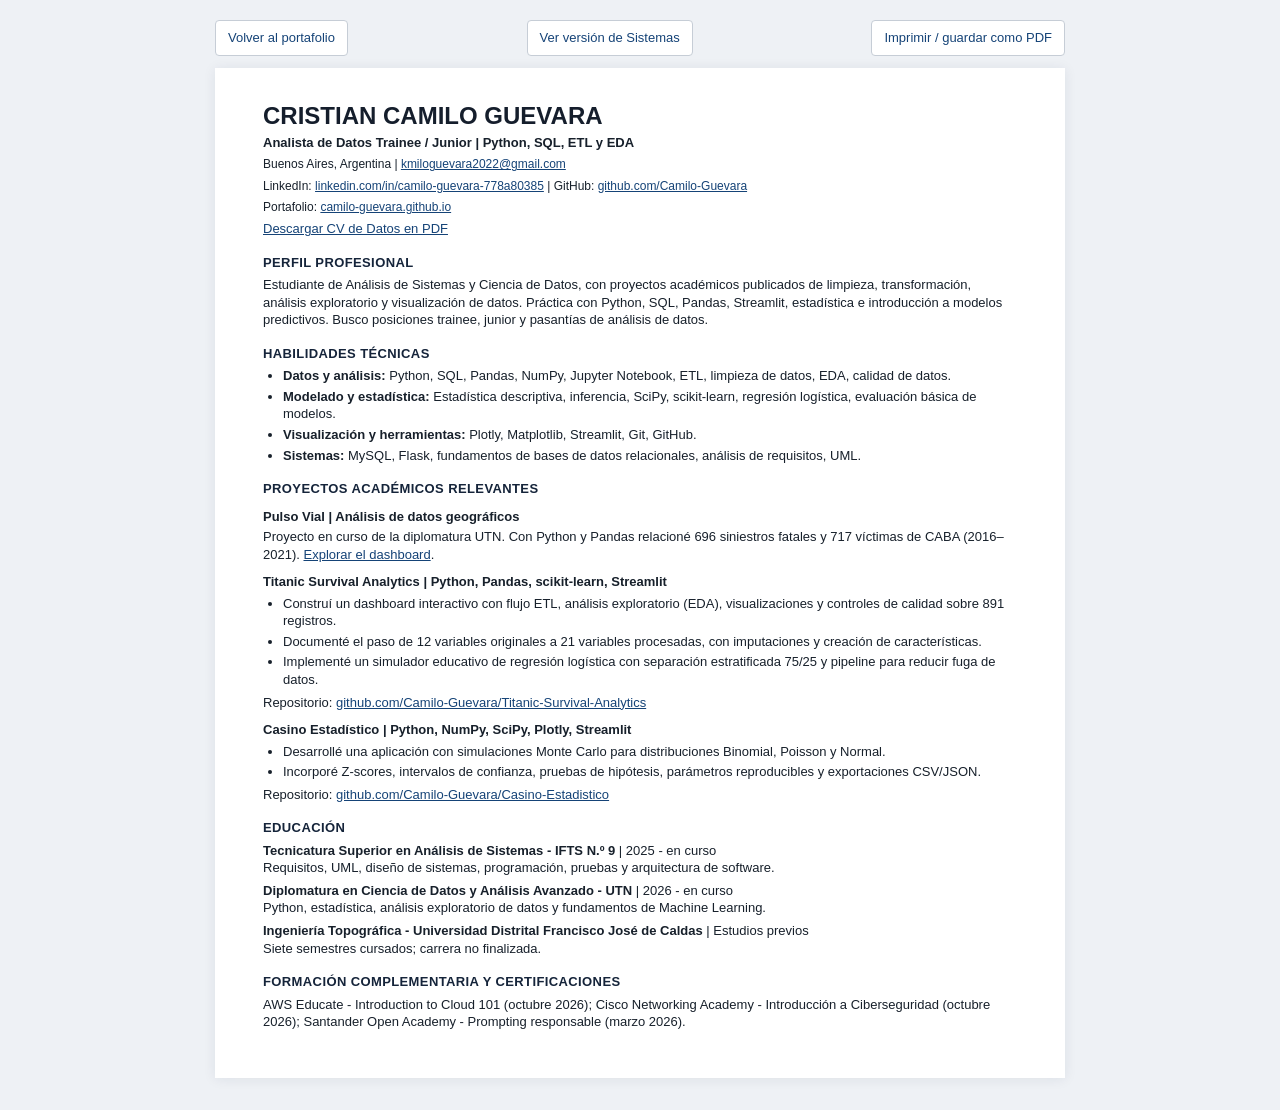
<file: cv-ats-datos.html>
<!doctype html>
<html lang="es">
<head>
<meta charset="utf-8">
<meta name="viewport" content="width=device-width, initial-scale=1">
<meta name="robots" content="index,follow">
<title>CV ATS - Cristian Camilo Guevara - Analista de Datos Trainee / Junior | Python, SQL, ETL y EDA</title>
<meta name="description" content="Currículum profesional de Cristian Camilo Guevara, Analista de Datos Trainee / Junior | Python, SQL, ETL y EDA. Proyectos académicos verificables, habilidades y educación.">
<style>
*{box-sizing:border-box}html{color:#17202b;background:#eef1f5;font-family:Arial,Helvetica,sans-serif;font-size:13px;line-height:1.35}
body{margin:0}.toolbar{max-width:850px;margin:20px auto 12px;display:flex;flex-wrap:wrap;justify-content:space-between;gap:8px;align-items:center;font-size:13px}
.toolbar a,.toolbar button{color:#154377;background:white;border:1px solid #c6cdd6;border-radius:4px;padding:8px 12px;text-decoration:none;cursor:pointer;font:inherit}
main{max-width:850px;margin:0 auto 32px;padding:35px 48px 42px;background:#fff;box-shadow:0 1px 12px #1a274315}
h1{font-size:24px;line-height:1.1;margin:0 0 5px;color:#151e2c}h2{font-size:13px;text-transform:uppercase;letter-spacing:.03em;margin:16px 0 5px;color:#15243a}
h3{font-size:13px;margin:10px 0 3px}p{margin:0 0 5px}ul{padding-left:20px;margin:4px 0 5px}li{margin:3px 0}a{color:#154377;overflow-wrap:anywhere}
.role{font-weight:bold;margin-bottom:5px}.contact{font-size:12px} .project{break-inside:avoid}
@media(max-width:550px){main{padding:24px 20px;margin:0 8px 20px}.toolbar{margin:8px;padding:8px}h1{font-size:21px}}
@page{size:A4;margin:13mm 16mm}
@media print{html{font-size:10pt;color:black;background:white}body{margin:0}main{max-width:none;box-shadow:none;margin:0;padding:0}.toolbar{display:none}h1{font-size:16pt}h2{font-size:10pt;margin-top:12px}h3{font-size:10pt}p,li{orphans:2;widows:2}a{color:#111;text-decoration:none}a::after{content:""}}
</style>
</head>
<body>
<nav class="toolbar" aria-label="Opciones de CV"><a href="index.html">Volver al portafolio</a><a href="cv-ats-sistemas.html">Ver versión de Sistemas</a><button type="button" onclick="window.print()">Imprimir / guardar como PDF</button></nav>
<main>
<header><h1>CRISTIAN CAMILO GUEVARA</h1><p class="role">Analista de Datos Trainee / Junior | Python, SQL, ETL y EDA</p>
<p class="contact">Buenos Aires, Argentina | <a href="mailto:kmiloguevara2022@gmail.com">kmiloguevara2022@gmail.com</a></p>
<p class="contact">LinkedIn: <a href="https://www.linkedin.com/in/camilo-guevara-778a80385/">linkedin.com/in/camilo-guevara-778a80385</a> | GitHub: <a href="https://github.com/Camilo-Guevara">github.com/Camilo-Guevara</a></p>
<p class="contact">Portafolio: <a href="https://camilo-guevara.github.io/">camilo-guevara.github.io</a></p>
<p><a href="assets/cv/CV_Camilo_Guevara_ATS.pdf" download>Descargar CV de Datos en PDF</a></p></header>
<section><h2>Perfil profesional</h2><p>Estudiante de Análisis de Sistemas y Ciencia de Datos, con proyectos académicos publicados de limpieza, transformación, análisis exploratorio y visualización de datos. Práctica con Python, SQL, Pandas, Streamlit, estadística e introducción a modelos predictivos. Busco posiciones trainee, junior y pasantías de análisis de datos.</p></section>
<section><h2>Habilidades técnicas</h2><ul><li><strong>Datos y análisis:</strong> Python, SQL, Pandas, NumPy, Jupyter Notebook, ETL, limpieza de datos, EDA, calidad de datos.</li>
<li><strong>Modelado y estadística:</strong> Estadística descriptiva, inferencia, SciPy, scikit-learn, regresión logística, evaluación básica de modelos.</li>
<li><strong>Visualización y herramientas:</strong> Plotly, Matplotlib, Streamlit, Git, GitHub.</li>
<li><strong>Sistemas:</strong> MySQL, Flask, fundamentos de bases de datos relacionales, análisis de requisitos, UML.</li></ul></section>
<section><h2>Proyectos académicos relevantes</h2><section class="project"><h3>Pulso Vial | Análisis de datos geográficos</h3><p>Proyecto en curso de la diplomatura UTN. Con Python y Pandas relacioné 696 siniestros fatales y 717 víctimas de CABA (2016–2021). <a href="pulso-vial/">Explorar el dashboard</a>.</p></section><section class="project"><h3>Titanic Survival Analytics | Python, Pandas, scikit-learn, Streamlit</h3><ul><li>Construí un dashboard interactivo con flujo ETL, análisis exploratorio (EDA), visualizaciones y controles de calidad sobre 891 registros.</li>
<li>Documenté el paso de 12 variables originales a 21 variables procesadas, con imputaciones y creación de características.</li>
<li>Implementé un simulador educativo de regresión logística con separación estratificada 75/25 y pipeline para reducir fuga de datos.</li></ul><p>Repositorio: <a href="https://github.com/Camilo-Guevara/Titanic-Survival-Analytics">github.com/Camilo-Guevara/Titanic-Survival-Analytics</a></p></section>
<section class="project"><h3>Casino Estadístico | Python, NumPy, SciPy, Plotly, Streamlit</h3><ul><li>Desarrollé una aplicación con simulaciones Monte Carlo para distribuciones Binomial, Poisson y Normal.</li>
<li>Incorporé Z-scores, intervalos de confianza, pruebas de hipótesis, parámetros reproducibles y exportaciones CSV/JSON.</li></ul><p>Repositorio: <a href="https://github.com/Camilo-Guevara/Casino-Estadistico">github.com/Camilo-Guevara/Casino-Estadistico</a></p></section></section>
<section><h2>Educación</h2><p><strong>Tecnicatura Superior en Análisis de Sistemas - IFTS N.º 9</strong> | 2025 - en curso<br>Requisitos, UML, diseño de sistemas, programación, pruebas y arquitectura de software.</p>
<p><strong>Diplomatura en Ciencia de Datos y Análisis Avanzado - UTN</strong> | 2026 - en curso<br>Python, estadística, análisis exploratorio de datos y fundamentos de Machine Learning.</p>
<p><strong>Ingeniería Topográfica - Universidad Distrital Francisco José de Caldas</strong> | Estudios previos<br>Siete semestres cursados; carrera no finalizada.</p></section>
<section><h2>Formación complementaria y certificaciones</h2><p>AWS Educate - Introduction to Cloud 101 (octubre 2026); Cisco Networking Academy - Introducción a Ciberseguridad (octubre 2026); Santander Open Academy - Prompting responsable (marzo 2026).</p></section>
</main>
</body>
</html>
</file>
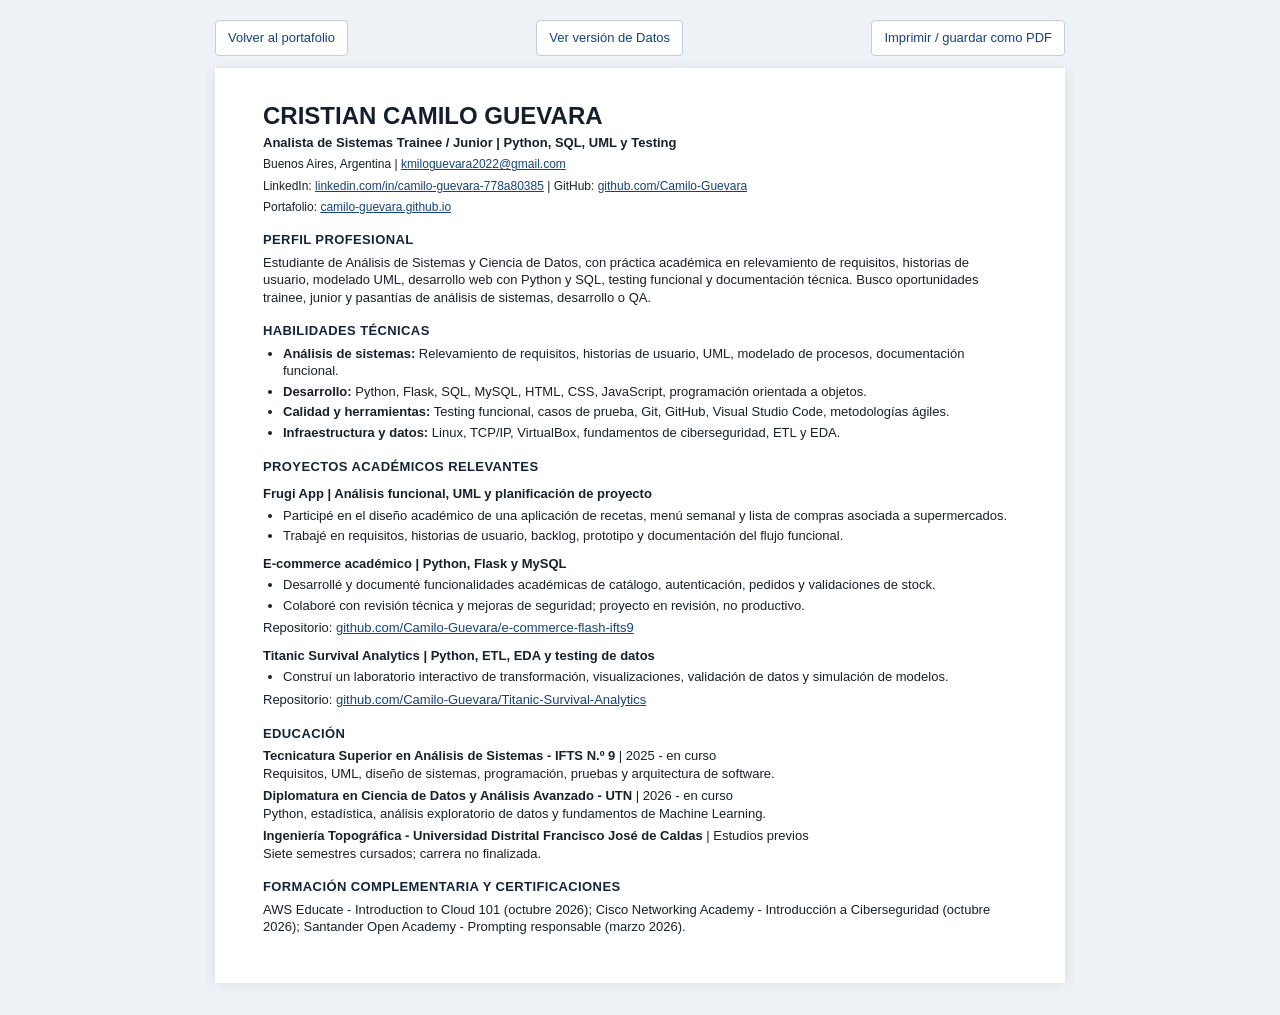
<file: cv-ats-sistemas.html>
<!doctype html>
<html lang="es">
<head>
<meta charset="utf-8">
<meta name="viewport" content="width=device-width, initial-scale=1">
<meta name="robots" content="index,follow">
<title>CV ATS - Cristian Camilo Guevara - Analista de Sistemas Trainee / Junior | Python, SQL, UML y Testing</title>
<meta name="description" content="Currículum profesional de Cristian Camilo Guevara, Analista de Sistemas Trainee / Junior | Python, SQL, UML y Testing. Proyectos académicos verificables, habilidades y educación.">
<style>
*{box-sizing:border-box}html{color:#17202b;background:#eef1f5;font-family:Arial,Helvetica,sans-serif;font-size:13px;line-height:1.35}
body{margin:0}.toolbar{max-width:850px;margin:20px auto 12px;display:flex;flex-wrap:wrap;justify-content:space-between;gap:8px;align-items:center;font-size:13px}
.toolbar a,.toolbar button{color:#154377;background:white;border:1px solid #c6cdd6;border-radius:4px;padding:8px 12px;text-decoration:none;cursor:pointer;font:inherit}
main{max-width:850px;margin:0 auto 32px;padding:35px 48px 42px;background:#fff;box-shadow:0 1px 12px #1a274315}
h1{font-size:24px;line-height:1.1;margin:0 0 5px;color:#151e2c}h2{font-size:13px;text-transform:uppercase;letter-spacing:.03em;margin:16px 0 5px;color:#15243a}
h3{font-size:13px;margin:10px 0 3px}p{margin:0 0 5px}ul{padding-left:20px;margin:4px 0 5px}li{margin:3px 0}a{color:#154377;overflow-wrap:anywhere}
.role{font-weight:bold;margin-bottom:5px}.contact{font-size:12px} .project{break-inside:avoid}
@media(max-width:550px){main{padding:24px 20px;margin:0 8px 20px}.toolbar{margin:8px;padding:8px}h1{font-size:21px}}
@page{size:A4;margin:13mm 16mm}
@media print{html{font-size:10pt;color:black;background:white}body{margin:0}main{max-width:none;box-shadow:none;margin:0;padding:0}.toolbar{display:none}h1{font-size:16pt}h2{font-size:10pt;margin-top:12px}h3{font-size:10pt}p,li{orphans:2;widows:2}a{color:#111;text-decoration:none}a::after{content:""}}
</style>
</head>
<body>
<nav class="toolbar" aria-label="Opciones de CV"><a href="index.html">Volver al portafolio</a><a href="cv-ats-datos.html">Ver versión de Datos</a><button type="button" onclick="window.print()">Imprimir / guardar como PDF</button></nav>
<main>
<header><h1>CRISTIAN CAMILO GUEVARA</h1><p class="role">Analista de Sistemas Trainee / Junior | Python, SQL, UML y Testing</p>
<p class="contact">Buenos Aires, Argentina | <a href="mailto:kmiloguevara2022@gmail.com">kmiloguevara2022@gmail.com</a></p>
<p class="contact">LinkedIn: <a href="https://www.linkedin.com/in/camilo-guevara-778a80385/">linkedin.com/in/camilo-guevara-778a80385</a> | GitHub: <a href="https://github.com/Camilo-Guevara">github.com/Camilo-Guevara</a></p>
<p class="contact">Portafolio: <a href="https://camilo-guevara.github.io/">camilo-guevara.github.io</a></p>
</header>
<section><h2>Perfil profesional</h2><p>Estudiante de Análisis de Sistemas y Ciencia de Datos, con práctica académica en relevamiento de requisitos, historias de usuario, modelado UML, desarrollo web con Python y SQL, testing funcional y documentación técnica. Busco oportunidades trainee, junior y pasantías de análisis de sistemas, desarrollo o QA.</p></section>
<section><h2>Habilidades técnicas</h2><ul><li><strong>Análisis de sistemas:</strong> Relevamiento de requisitos, historias de usuario, UML, modelado de procesos, documentación funcional.</li>
<li><strong>Desarrollo:</strong> Python, Flask, SQL, MySQL, HTML, CSS, JavaScript, programación orientada a objetos.</li>
<li><strong>Calidad y herramientas:</strong> Testing funcional, casos de prueba, Git, GitHub, Visual Studio Code, metodologías ágiles.</li>
<li><strong>Infraestructura y datos:</strong> Linux, TCP/IP, VirtualBox, fundamentos de ciberseguridad, ETL y EDA.</li></ul></section>
<section><h2>Proyectos académicos relevantes</h2><section class="project"><h3>Frugi App | Análisis funcional, UML y planificación de proyecto</h3><ul><li>Participé en el diseño académico de una aplicación de recetas, menú semanal y lista de compras asociada a supermercados.</li>
<li>Trabajé en requisitos, historias de usuario, backlog, prototipo y documentación del flujo funcional.</li></ul></section>
<section class="project"><h3>E-commerce académico | Python, Flask y MySQL</h3><ul><li>Desarrollé y documenté funcionalidades académicas de catálogo, autenticación, pedidos y validaciones de stock.</li>
<li>Colaboré con revisión técnica y mejoras de seguridad; proyecto en revisión, no productivo.</li></ul><p>Repositorio: <a href="https://github.com/Camilo-Guevara/e-commerce-flash-ifts9">github.com/Camilo-Guevara/e-commerce-flash-ifts9</a></p></section>
<section class="project"><h3>Titanic Survival Analytics | Python, ETL, EDA y testing de datos</h3><ul><li>Construí un laboratorio interactivo de transformación, visualizaciones, validación de datos y simulación de modelos.</li></ul><p>Repositorio: <a href="https://github.com/Camilo-Guevara/Titanic-Survival-Analytics">github.com/Camilo-Guevara/Titanic-Survival-Analytics</a></p></section></section>
<section><h2>Educación</h2><p><strong>Tecnicatura Superior en Análisis de Sistemas - IFTS N.º 9</strong> | 2025 - en curso<br>Requisitos, UML, diseño de sistemas, programación, pruebas y arquitectura de software.</p>
<p><strong>Diplomatura en Ciencia de Datos y Análisis Avanzado - UTN</strong> | 2026 - en curso<br>Python, estadística, análisis exploratorio de datos y fundamentos de Machine Learning.</p>
<p><strong>Ingeniería Topográfica - Universidad Distrital Francisco José de Caldas</strong> | Estudios previos<br>Siete semestres cursados; carrera no finalizada.</p></section>
<section><h2>Formación complementaria y certificaciones</h2><p>AWS Educate - Introduction to Cloud 101 (octubre 2026); Cisco Networking Academy - Introducción a Ciberseguridad (octubre 2026); Santander Open Academy - Prompting responsable (marzo 2026).</p></section>
</main>
</body>
</html>
</file>
